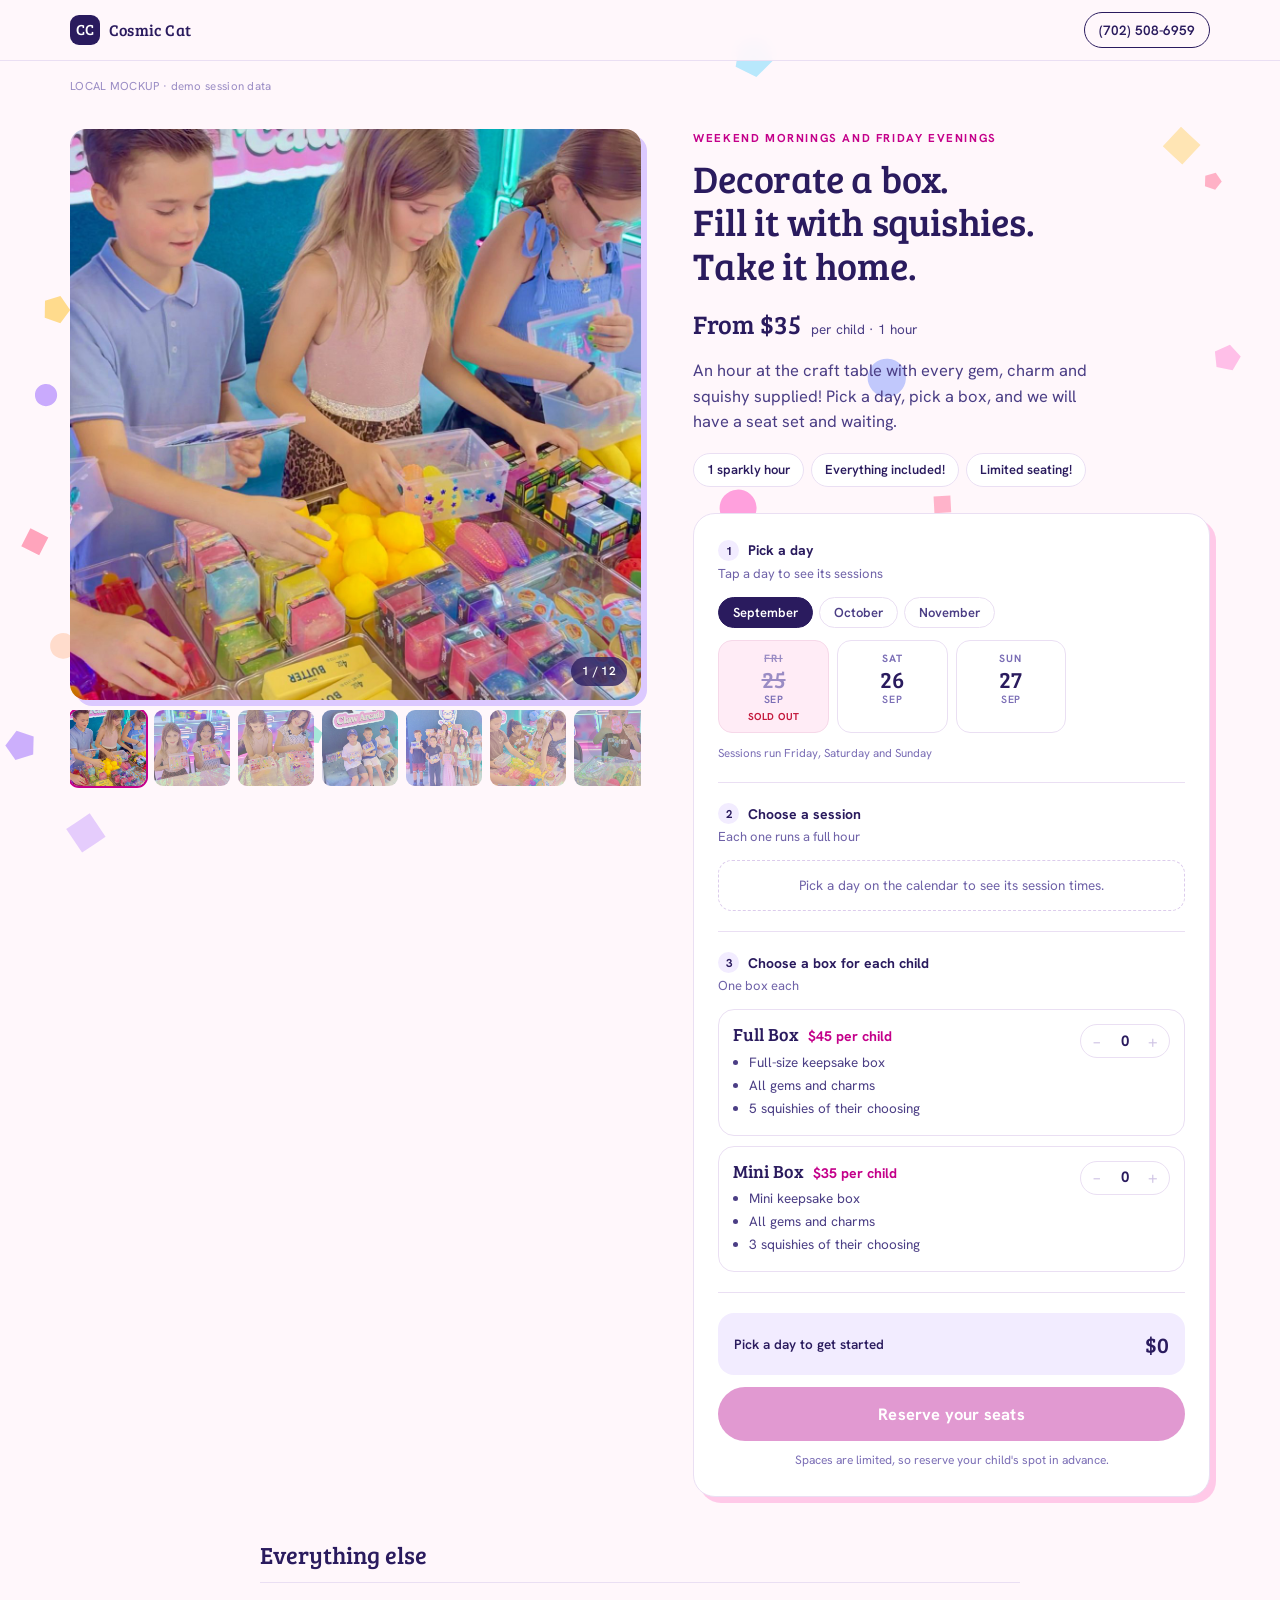
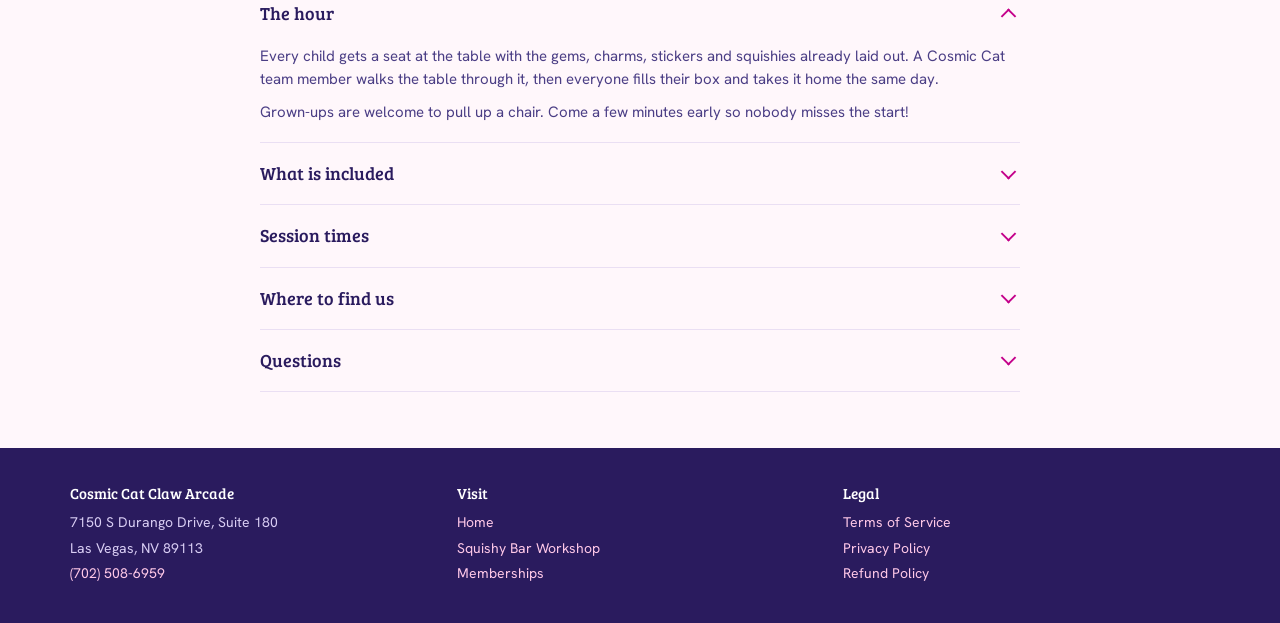
<file: minimal-checkout/index.html>
<!DOCTYPE html>
<html lang="en">
<head>
<meta charset="utf-8">
<meta name="viewport" content="width=device-width, initial-scale=1">
<title>Squishy Bar Workshop — minimal checkout mockup</title>
<!--
  LOCAL MOCKUP ONLY. Not staged, not published.
  Cosmic Cat Claw Arcade · Squishy Bar Workshop checkout restructure
  Modelled on puppy-yogaclub.com/products/san-diego
  Session data below is DEMO DATA, not live Shopify inventory.
-->
<link rel="preconnect" href="https://fonts.googleapis.com">
<link rel="preconnect" href="https://fonts.gstatic.com" crossorigin>
<link href="https://fonts.googleapis.com/css2?family=Bree+Serif&family=Hanken+Grotesk:wght@400;500;600;700&display=swap" rel="stylesheet">
<style>
:root{
  --cream:#FFF7FB;
  --pink:#FFECF6;
  --lav:#F2ECFF;
  --ink:#2A1B5E;
  --body:#4B3E85;
  --cta:#C4008A;
  --bar:#B4008C;
  --line:#EADFF3;
  --amber:#A85B00;
  --red:#C4183C;
  --white:#fff;
  --r:16px;
  --shadow-pink:6px 6px 0 #FFC9E8;
  --shadow-grape:6px 6px 0 #DCC9FF;
  --shadow-sky:6px 6px 0 #C5EAFF;
  --shadow-gold:6px 6px 0 #FFE2A8;
}
*{box-sizing:border-box}
html,body{margin:0;padding:0}
body{
  background:var(--cream);
  color:var(--body);
  font-family:'Hanken Grotesk',system-ui,-apple-system,'Segoe UI',sans-serif;
  font-size:16px;line-height:1.55;
  -webkit-font-smoothing:antialiased;
  overflow-x:hidden;
}
h1,h2,h3,h4{font-family:'Bree Serif',Georgia,serif;color:var(--ink);font-weight:400;margin:0;line-height:1.15}
a{color:var(--cta)}
img{display:block;max-width:100%}
button{font-family:inherit;font-size:inherit;color:inherit}

/* gem confetti layer */
#gems{position:fixed;inset:0;pointer-events:none;z-index:0;overflow:hidden}
#gems svg{position:absolute}

.wrap{position:relative;z-index:1;max-width:1180px;margin:0 auto;padding:0 20px}

/* ---------- header ---------- */
header.site{
  position:sticky;top:0;z-index:40;
  background:rgba(255,247,251,.92);
  backdrop-filter:saturate(1.2) blur(8px);
  border-bottom:1px solid var(--line);
}
header.site .wrap{display:flex;align-items:center;justify-content:space-between;height:60px;gap:12px}
.brand{display:flex;align-items:center;gap:9px;text-decoration:none}
.brand .mark{width:30px;height:30px;border-radius:9px;background:var(--ink);color:#fff;display:grid;place-items:center;font-family:'Bree Serif',serif;font-size:15px}
.brand span{font-family:'Bree Serif',serif;color:var(--ink);font-size:16px;letter-spacing:.2px}
.hphone{
  display:inline-flex;align-items:center;gap:7px;
  border:1.5px solid var(--ink);border-radius:999px;
  padding:7px 14px;font-size:13.5px;font-weight:600;
  color:var(--ink);text-decoration:none;white-space:nowrap;
}

/* ---------- product layout ---------- */
.product{display:grid;grid-template-columns:1fr;gap:0}
@media(min-width:980px){
  .product{grid-template-columns:minmax(0,1.05fr) minmax(430px,.95fr);gap:52px;padding-top:34px;align-items:start}
  .gallery-col{position:sticky;top:78px}
}

/* ---------- gallery ---------- */
.gallery{margin:0 -20px}
@media(min-width:980px){.gallery{margin:0}}
.track{
  display:flex;gap:0;overflow-x:auto;scroll-snap-type:x mandatory;
  scrollbar-width:none;-ms-overflow-style:none;
}
.track::-webkit-scrollbar{display:none}
.track figure{margin:0;flex:0 0 100%;scroll-snap-align:center;position:relative}
.track figure img{width:100%;aspect-ratio:1/1;object-fit:cover}
@media(min-width:980px){
  .track{border-radius:var(--r);overflow:hidden;box-shadow:var(--shadow-grape)}
  .track figure img{aspect-ratio:1/1}
}
.gcount{
  position:absolute;right:14px;bottom:14px;z-index:3;
  background:rgba(42,27,94,.78);color:#fff;border-radius:999px;
  font-size:12px;font-weight:600;letter-spacing:.4px;padding:5px 11px;
  font-variant-numeric:tabular-nums;
}
.gwrap{position:relative}
.dots{display:flex;gap:6px;justify-content:center;padding:12px 0 2px}
.dots i{width:6px;height:6px;border-radius:50%;background:#E3D2EE;transition:all .2s;display:block}
.dots i.on{background:var(--cta);width:18px;border-radius:999px}
@media(min-width:980px){.dots{display:none}}
.thumbs{display:none}
@media(min-width:980px){
  .thumbs{display:flex;gap:8px;margin-top:10px;overflow-x:auto;scrollbar-width:none;padding-bottom:2px}
  .thumbs::-webkit-scrollbar{display:none}
  .thumbs button{flex:0 0 76px;padding:0;border:0;background:none;cursor:pointer;border-radius:9px;overflow:hidden;line-height:0;box-shadow:0 0 0 2px transparent;transition:box-shadow .15s,opacity .15s;opacity:.62}
  .thumbs button img{aspect-ratio:1/1;object-fit:cover;width:100%}
  .thumbs button.on{opacity:1;box-shadow:0 0 0 2px var(--cta)}
  .thumbs button:hover{opacity:1}
}

/* ---------- product info ---------- */
.info{padding:22px 0 0}
@media(min-width:980px){.info{padding:0}}
.eyebrow{
  font-size:11.5px;font-weight:700;letter-spacing:1.6px;text-transform:uppercase;
  color:var(--cta);margin:0 0 10px;
}
h1{font-size:30px;letter-spacing:-.2px}
@media(min-width:700px){h1{font-size:38px}}
.lede{margin:14px 0 0;font-size:16.5px;max-width:46ch}
.priceline{display:flex;align-items:baseline;gap:10px;margin:16px 0 0}
.priceline b{font-family:'Bree Serif',serif;font-weight:400;font-size:26px;color:var(--ink)}
.priceline small{font-size:13.5px;color:var(--body)}
.chips{display:flex;flex-wrap:wrap;gap:7px;margin:18px 0 0;padding:0;list-style:none}
.chips li{
  background:var(--white);border:1px solid var(--line);border-radius:999px;
  padding:6px 13px;font-size:13px;font-weight:600;color:var(--ink);
}

/* ---------- booking panel ---------- */
.panel{
  background:var(--white);border:1px solid var(--line);border-radius:22px;
  padding:22px 18px;margin:26px 0 0;box-shadow:var(--shadow-pink);
}
@media(min-width:700px){.panel{padding:26px 24px}}
.step{padding:0 0 20px;border-bottom:1px solid var(--line);margin-bottom:20px}
.step:last-of-type{border-bottom:0;padding-bottom:0;margin-bottom:0}
.step h3{
  font-family:'Hanken Grotesk',sans-serif;font-weight:700;font-size:14px;
  color:var(--ink);display:flex;align-items:center;gap:9px;margin:0 0 3px;
}
.step h3 em{
  font-style:normal;width:21px;height:21px;border-radius:50%;background:var(--lav);
  color:var(--ink);display:grid;place-items:center;font-size:11.5px;font-weight:700;flex:none;
}
.hint{font-size:13px;margin:0 0 13px;color:#6F62A8}

/* month tabs */
.mtabs{display:flex;gap:6px;margin:0 0 12px;flex-wrap:wrap}
.mtabs button{
  border:1px solid var(--line);background:var(--white);border-radius:999px;
  padding:6px 14px;font-size:13px;font-weight:600;color:var(--body);cursor:pointer;
}
.mtabs button.on{background:var(--ink);border-color:var(--ink);color:#fff}

/* date grid */
.dates{display:grid;grid-template-columns:repeat(auto-fill,minmax(88px,1fr));gap:8px}
.dbtn{
  position:relative;border:1.5px solid var(--line);background:var(--white);
  border-radius:14px;padding:10px 6px 9px;cursor:pointer;text-align:center;
  display:flex;flex-direction:column;align-items:center;gap:1px;transition:border-color .12s,background .12s;
}
.dbtn:hover{border-color:#D8C5EA}
.dbtn .dw{font-size:10.5px;font-weight:700;letter-spacing:1.1px;text-transform:uppercase;color:#7A6DB5}
.dbtn .dn{font-family:'Bree Serif',serif;font-size:23px;color:var(--ink);line-height:1.1}
.dbtn .dm{font-size:10.5px;font-weight:600;letter-spacing:.6px;text-transform:uppercase;color:#7A6DB5}
.dbtn .st{font-size:10px;font-weight:700;letter-spacing:.5px;text-transform:uppercase;margin-top:3px;min-height:13px}
.dbtn .st.low{color:var(--amber)}
.dbtn .st.so{color:var(--red)}
.dbtn.on{border-color:var(--cta);background:#FFF0F9;box-shadow:0 0 0 3px #FFE2F3}
.dbtn.out{background:var(--pink);border-color:#F6D8E9}
.dbtn.out .dn,.dbtn.out .dw{text-decoration:line-through;color:#9A8CC4}
.dbtn.out.on{border-color:var(--red);box-shadow:0 0 0 3px #FBDCE4}
.dbtn .today{position:absolute;top:6px;left:50%;transform:translateX(-50%);width:5px;height:5px;border-radius:50%;background:#E0A400}
.legend{display:flex;gap:14px;flex-wrap:wrap;margin:11px 0 0;font-size:11.5px;color:#7A6DB5}
.legend span{display:inline-flex;align-items:center;gap:5px}
.legend i{width:6px;height:6px;border-radius:50%;background:#E0A400;display:block}

/* times */
.times{display:grid;grid-template-columns:1fr;gap:8px}
@media(min-width:420px){.times{grid-template-columns:1fr 1fr}}
.tbtn{
  border:1.5px solid var(--line);background:var(--white);border-radius:14px;
  padding:12px 14px;cursor:pointer;text-align:left;transition:border-color .12s,background .12s;
}
.tbtn b{display:block;font-family:'Bree Serif',serif;font-weight:400;font-size:18px;color:var(--ink);line-height:1.2}
.tbtn span{display:block;font-size:11.5px;font-weight:600;letter-spacing:.5px;text-transform:uppercase;color:#7A6DB5;margin-top:3px}
.tbtn.on{border-color:var(--cta);background:#FFF0F9;box-shadow:0 0 0 3px #FFE2F3}
.tbtn.out{background:var(--pink);border-color:#F6D8E9;cursor:default}
.tbtn.out b{color:#9A8CC4}
.tbtn.out span{color:var(--red)}
.tbtn .low{color:var(--amber)}
.tmsg{
  border:1.5px dashed #DCCCEC;border-radius:14px;padding:14px;
  font-size:13.5px;color:#6F62A8;text-align:center;
}
.tmsg.soldout{border-style:solid;border-color:#F3CEDD;background:#FFF4F8}
.tmsg b{display:block;color:var(--ink);font-family:'Bree Serif',serif;font-weight:400;font-size:16px;margin-bottom:8px}
.nextbtn{
  border:0;background:var(--ink);color:#fff;border-radius:999px;
  padding:9px 16px;font-size:13px;font-weight:600;cursor:pointer;margin-top:2px;
}

/* boxes */
.boxes{display:grid;gap:10px}
.box{
  border:1.5px solid var(--line);border-radius:16px;padding:14px;background:var(--white);
  display:flex;gap:14px;align-items:flex-start;transition:border-color .12s,background .12s;
}
.box.has{border-color:var(--cta);background:#FFF9FD}
.box .bmain{flex:1;min-width:0}
.box h4{font-family:'Bree Serif',serif;font-size:18px;display:flex;align-items:baseline;gap:9px;flex-wrap:wrap}
.box h4 s{text-decoration:none;font-family:'Hanken Grotesk',sans-serif;font-size:14px;font-weight:700;color:var(--cta)}
.box ul{margin:7px 0 0;padding:0 0 0 16px;font-size:13.5px}
.box ul li{margin:2px 0}
.qty{display:flex;align-items:center;gap:0;border:1.5px solid var(--line);border-radius:999px;overflow:hidden;flex:none;background:var(--white)}
.qty button{width:32px;height:32px;border:0;background:none;cursor:pointer;font-size:17px;color:var(--ink);line-height:1;display:grid;place-items:center}
.qty button:disabled{color:#CFC3E4;cursor:default}
.qty output{min-width:24px;text-align:center;font-weight:700;color:var(--ink);font-variant-numeric:tabular-nums;font-size:15px}

/* summary + cta */
.summary{
  margin-top:18px;background:var(--lav);border-radius:16px;padding:14px 16px;
  display:flex;align-items:center;justify-content:space-between;gap:12px;flex-wrap:wrap;
}
.summary .sl{font-size:13.5px;font-weight:600;color:var(--ink)}
.summary .st{font-family:'Bree Serif',serif;font-size:22px;color:var(--ink)}
.cta{
  display:block;width:100%;margin-top:12px;border:0;border-radius:999px;
  background:var(--bar);color:#fff;font-size:16.5px;font-weight:700;letter-spacing:.2px;
  padding:16px;cursor:pointer;transition:opacity .15s;
}
.cta:disabled{opacity:.4;cursor:default}
.fineprint{font-size:12px;color:#7A6DB5;text-align:center;margin:10px 0 0}
.demonote{
  margin-top:10px;font-size:12.5px;background:#FFF6E4;border:1px solid #F3E0B8;
  color:#7A5A12;border-radius:12px;padding:10px 12px;display:none;
}

/* sticky mobile bar */
.sticky{
  position:fixed;left:0;right:0;bottom:0;z-index:50;
  background:var(--bar);color:#fff;padding:11px 18px;
  display:none;align-items:center;justify-content:space-between;gap:12px;
  box-shadow:0 -6px 22px rgba(42,27,94,.16);
}
.sticky.show{display:flex}
@media(min-width:980px){.sticky{display:none!important}}
.sticky .sm{font-size:12.5px;line-height:1.3;opacity:.92}
.sticky .sm b{display:block;font-size:14px;opacity:1}
.sticky button{border:0;background:#fff;color:var(--bar);border-radius:999px;padding:11px 20px;font-weight:700;font-size:14.5px;cursor:pointer;white-space:nowrap}

/* ---------- accordions ---------- */
.details{max-width:760px;margin:44px auto 0;padding-bottom:10px}
.details h2{font-size:24px;margin:0 0 14px}
.acc{border-top:1px solid var(--line)}
.acc:last-child{border-bottom:1px solid var(--line)}
.acc summary{
  list-style:none;cursor:pointer;padding:17px 34px 17px 0;position:relative;
  font-family:'Bree Serif',serif;font-size:17.5px;color:var(--ink);
}
.acc summary::-webkit-details-marker{display:none}
.acc summary:after{
  content:"";position:absolute;right:6px;top:50%;width:9px;height:9px;
  border-right:2px solid var(--cta);border-bottom:2px solid var(--cta);
  transform:translateY(-70%) rotate(45deg);transition:transform .2s;
}
.acc[open] summary:after{transform:translateY(-30%) rotate(225deg)}
.acc .ac{padding:0 0 18px;font-size:15px}
.acc .ac p{margin:0 0 10px}
.acc .ac p:last-child{margin-bottom:0}
.acc .ac ul{margin:0;padding-left:18px}
.acc .ac li{margin:4px 0}
.twocol{display:grid;gap:18px}
@media(min-width:560px){.twocol{grid-template-columns:1fr 1fr}}
.twocol h5{margin:0 0 4px;font-family:'Bree Serif',serif;font-weight:400;font-size:16px;color:var(--ink)}

/* ---------- footer ---------- */
footer.site{margin-top:46px;background:var(--ink);color:#D9CEF4;padding:34px 0 84px}
@media(min-width:980px){footer.site{padding-bottom:34px}}
footer.site .wrap{display:grid;gap:20px}
@media(min-width:700px){footer.site .wrap{grid-template-columns:1fr 1fr 1fr}}
footer.site h6{margin:0 0 7px;font-family:'Bree Serif',serif;font-weight:400;font-size:15px;color:#fff}
footer.site a{color:#FFC9E8;text-decoration:none}
footer.site p{margin:0 0 4px;font-size:14px}
.mockstamp{
  position:relative;z-index:1;max-width:1180px;margin:0 auto;padding:16px 20px 0;
  font-size:11.5px;color:#9A8CC4;letter-spacing:.3px;
}
</style>
</head>
<body>

<div id="gems" aria-hidden="true"></div>

<header class="site">
  <div class="wrap">
    <a class="brand" href="#"><span class="mark">CC</span><span>Cosmic Cat</span></a>
    <a class="hphone" href="tel:+17025086959">(702) 508-6959</a>
  </div>
</header>

<div class="mockstamp">LOCAL MOCKUP &middot; demo session data</div>

<main class="wrap">
  <div class="product">

    <!-- GALLERY -->
    <div class="gallery-col">
      <div class="gallery">
        <div class="gwrap">
          <div class="track" id="track"></div>
          <div class="gcount" id="gcount">1 / 11</div>
        </div>
        <div class="dots" id="dots"></div>
      </div>
      <div class="thumbs" id="thumbs"></div>
    </div>

    <!-- INFO + BOOKING -->
    <div class="info">
      <p class="eyebrow">Weekend mornings and Friday evenings</p>
      <h1>Decorate a box.<br>Fill it with squishies.<br>Take it home.</h1>
      <div class="priceline"><b>From $35</b><small>per child · 1 hour</small></div>
      <p class="lede">An hour at the craft table with every gem, charm and squishy supplied! Pick a day, pick a box, and we will have a seat set and waiting.</p>
      <ul class="chips">
        <li>1 sparkly hour</li>
        <li>Everything included!</li>
        <li>Limited seating!</li>
      </ul>

      <section class="panel" id="panel">
        <div class="step">
          <h3><em>1</em>Pick a day</h3>
          <p class="hint">Tap a day to see its sessions</p>
          <div class="mtabs" id="mtabs"></div>
          <div class="dates" id="dates"></div>
          <div class="legend" id="legend"></div>
        </div>

        <div class="step">
          <h3><em>2</em>Choose a session</h3>
          <p class="hint">Each one runs a full hour</p>
          <div id="tmsg" class="tmsg">Pick a day on the calendar to see its session times.</div>
          <div class="times" id="times"></div>
        </div>

        <div class="step">
          <h3><em>3</em>Choose a box for each child</h3>
          <p class="hint">One box each</p>
          <div class="boxes" id="boxes">
            <div class="box" data-box="full">
              <div class="bmain">
                <h4>Full Box <s>$45 per child</s></h4>
                <ul>
                  <li>Full-size keepsake box</li>
                  <li>All gems and charms</li>
                  <li>5 squishies of their choosing</li>
                </ul>
              </div>
              <div class="qty">
                <button type="button" data-step="-1" aria-label="One fewer Full Box">&minus;</button>
                <output id="q-full">0</output>
                <button type="button" data-step="1" aria-label="One more Full Box">+</button>
              </div>
            </div>
            <div class="box" data-box="mini">
              <div class="bmain">
                <h4>Mini Box <s>$35 per child</s></h4>
                <ul>
                  <li>Mini keepsake box</li>
                  <li>All gems and charms</li>
                  <li>3 squishies of their choosing</li>
                </ul>
              </div>
              <div class="qty">
                <button type="button" data-step="-1" aria-label="One fewer Mini Box">&minus;</button>
                <output id="q-mini">0</output>
                <button type="button" data-step="1" aria-label="One more Mini Box">+</button>
              </div>
            </div>
          </div>
        </div>

        <div class="summary">
          <div class="sl" id="sumline">Pick a day to get started</div>
          <div class="st" id="sumtotal">$0</div>
        </div>
        <button class="cta" id="cta" disabled>Reserve your seats</button>
        <p class="fineprint">Spaces are limited, so reserve your child's spot in advance.</p>
        <div class="demonote" id="demonote"></div>
      </section>
    </div>
  </div>

  <!-- DETAILS -->
  <section class="details">
    <h2>Everything else</h2>

    <details class="acc" open>
      <summary>The hour</summary>
      <div class="ac">
        <p>Every child gets a seat at the table with the gems, charms, stickers and squishies already laid out. A Cosmic Cat team member walks the table through it, then everyone fills their box and takes it home the same day.</p>
        <p>Grown-ups are welcome to pull up a chair. Come a few minutes early so nobody misses the start!</p>
      </div>
    </details>

    <details class="acc">
      <summary>What is included</summary>
      <div class="ac">
        <div class="twocol">
          <div>
            <h5>Full Box · $45</h5>
            <ul><li>Full-size keepsake box</li><li>All gems and charms</li><li>5 squishies of their choosing</li></ul>
          </div>
          <div>
            <h5>Mini Box · $35</h5>
            <ul><li>Mini keepsake box</li><li>All gems and charms</li><li>3 squishies of their choosing</li></ul>
          </div>
        </div>
      </div>
    </details>

    <details class="acc">
      <summary>Session times</summary>
      <div class="ac">
        <div class="twocol">
          <div><h5>Saturday &amp; Sunday</h5><p>10:00 &amp; 11:00 AM</p></div>
          <div><h5>Friday</h5><p>5:00 &ndash; 6:00 PM</p></div>
        </div>
        <p style="margin-top:12px">Every session runs a full hour. Stay and play in the arcade afterwards!</p>
      </div>
    </details>

    <details class="acc">
      <summary>Where to find us</summary>
      <div class="ac">
        <p>Cosmic Cat Claw Arcade<br>7150 S Durango Drive, Suite 180<br>Las Vegas, NV 89113</p>
        <p><a href="https://maps.google.com/?q=7150+S+Durango+Drive+Suite+180+Las+Vegas+NV+89113" target="_blank" rel="noopener">Open in Google Maps</a></p>
      </div>
    </details>

    <details class="acc">
      <summary>Questions</summary>
      <div class="ac">
        <p>Give us a call at <a href="tel:+17025086959">(702) 508-6959</a> and a Cosmic Cat team member will be happy to help!</p>
      </div>
    </details>
  </section>
</main>

<footer class="site">
  <div class="wrap">
    <div>
      <h6>Cosmic Cat Claw Arcade</h6>
      <p>7150 S Durango Drive, Suite 180</p>
      <p>Las Vegas, NV 89113</p>
      <p><a href="tel:+17025086959">(702) 508-6959</a></p>
    </div>
    <div>
      <h6>Visit</h6>
      <p><a href="#">Home</a></p>
      <p><a href="#">Squishy Bar Workshop</a></p>
      <p><a href="#">Memberships</a></p>
    </div>
    <div>
      <h6>Legal</h6>
      <p><a href="#">Terms of Service</a></p>
      <p><a href="#">Privacy Policy</a></p>
      <p><a href="#">Refund Policy</a></p>
    </div>
  </div>
</footer>

<div class="sticky" id="sticky">
  <div class="sm"><b id="stickyline">&nbsp;</b><span id="stickysub">&nbsp;</span></div>
  <button type="button" id="stickybtn">Reserve</button>
</div>

<script>
/* ============================================================
   DEMO DATA — not live Shopify inventory.
   Row: [weekday, dayNumber, [ [timeLabel, timeSub, seatsLeft], ... ] ]
   ============================================================ */
var TODAY = {y:2026, m:8, d:22};           // 22 Sep 2026 (month is 0-based)
var MONTHS = [
  {key:'Sep', name:'September', m:8, y:2026, rows:[
    ['Fri',25,[['5:00 PM','5:00 – 6:00 PM',0]]],
    ['Sat',26,[['10:00 AM','10:00 – 11:00 AM',3],['11:00 AM','11:00 – 12:00 PM',9]]],
    ['Sun',27,[['10:00 AM','10:00 – 11:00 AM',14],['11:00 AM','11:00 – 12:00 PM',18]]]
  ]},
  {key:'Oct', name:'October', m:9, y:2026, rows:[
    ['Fri',2,[['5:00 PM','5:00 – 6:00 PM',1]]],
    ['Sat',3,[['10:00 AM','10:00 – 11:00 AM',11],['11:00 AM','11:00 – 12:00 PM',22]]],
    ['Sun',4,[['10:00 AM','10:00 – 11:00 AM',20],['11:00 AM','11:00 – 12:00 PM',22]]],
    ['Fri',9,[['5:00 PM','5:00 – 6:00 PM',8]]],
    ['Sat',10,[['10:00 AM','10:00 – 11:00 AM',22],['11:00 AM','11:00 – 12:00 PM',19]]],
    ['Sun',11,[['10:00 AM','10:00 – 11:00 AM',22],['11:00 AM','11:00 – 12:00 PM',22]]],
    ['Fri',16,[['5:00 PM','5:00 – 6:00 PM',12]]],
    ['Sat',17,[['10:00 AM','10:00 – 11:00 AM',16],['11:00 AM','11:00 – 12:00 PM',22]]],
    ['Sun',18,[['10:00 AM','10:00 – 11:00 AM',22],['11:00 AM','11:00 – 12:00 PM',22]]],
    ['Fri',23,[['5:00 PM','5:00 – 6:00 PM',15]]],
    ['Sat',24,[['10:00 AM','10:00 – 11:00 AM',22],['11:00 AM','11:00 – 12:00 PM',22]]],
    ['Sun',25,[['10:00 AM','10:00 – 11:00 AM',22],['11:00 AM','11:00 – 12:00 PM',22]]],
    ['Fri',30,[['5:00 PM','5:00 – 6:00 PM',15]]],
    ['Sat',31,[['10:00 AM','10:00 – 11:00 AM',0],['11:00 AM','11:00 – 12:00 PM',0]]]
  ]},
  {key:'Nov', name:'November', m:10, y:2026, rows:[
    ['Sun',1,[['10:00 AM','10:00 – 11:00 AM',22],['11:00 AM','11:00 – 12:00 PM',22]]]
  ]}
];
var PRICE = {full:45, mini:35};
var LOW = 3;                                 // "N left" threshold

/* ---------- gallery ---------- */
var SLIDES = [];
for (var i=1;i<=12;i++){ SLIDES.push('img/slide-'+(i<10?'0':'')+i+'.jpg'); }
var ALT = 'A child decorating a keepsake box at the Cosmic Cat Squishy Bar';

var track=document.getElementById('track'),
    dots=document.getElementById('dots'),
    thumbs=document.getElementById('thumbs'),
    gcount=document.getElementById('gcount');

SLIDES.forEach(function(src,i){
  var f=document.createElement('figure');
  var im=document.createElement('img');
  im.src=src; im.alt=ALT; im.loading = i<2 ? 'eager' : 'lazy'; im.decoding='async';
  f.appendChild(im); track.appendChild(f);

  var d=document.createElement('i'); if(i===0)d.className='on'; dots.appendChild(d);

  var b=document.createElement('button'); b.type='button';
  if(i===0)b.className='on';
  b.setAttribute('aria-label','Photo '+(i+1));
  var ti=document.createElement('img'); ti.src=src; ti.alt=''; ti.loading='lazy';
  b.appendChild(ti);
  b.onclick=function(){ track.scrollTo({left:track.clientWidth*i, behavior:'smooth'}); };
  thumbs.appendChild(b);
});
gcount.textContent='1 / '+SLIDES.length;

var gtick;
track.addEventListener('scroll',function(){
  clearTimeout(gtick);
  gtick=setTimeout(function(){
    var n=Math.round(track.scrollLeft/track.clientWidth);
    n=Math.max(0,Math.min(SLIDES.length-1,n));
    gcount.textContent=(n+1)+' / '+SLIDES.length;
    [].forEach.call(dots.children,function(el,i){ el.className = i===n?'on':''; });
    [].forEach.call(thumbs.children,function(el,i){ el.className = i===n?'on':''; });
  },60);
});

/* ---------- gem confetti ---------- */
(function(){
  var host=document.getElementById('gems');
  var colors=['#FF22B1','#7A3CFF','#00C2FF','#FFB800','#FF5C8A','#25D0A8','#B57BFF','#FF8A3D','#4C6FFF','#FF3D6E'];
  var n = window.innerWidth<700 ? 9 : 22;
  var op = window.innerWidth<700 ? .28 : .45;
  for(var i=0;i<n;i++){
    var c=colors[i%colors.length];
    var s=16+Math.random()*26;
    var kind=i%3;
    var path = kind===0
      ? '<path d="M50 4 L96 38 L78 94 L22 94 L4 38 Z" fill="'+c+'"/>'
      : kind===1
        ? '<path d="M50 2 L74 26 L98 50 L74 74 L50 98 L26 74 L2 50 L26 26 Z" fill="'+c+'"/>'
        : '<circle cx="50" cy="50" r="46" fill="'+c+'"/>';
    var g=document.createElement('div');
    g.innerHTML='<svg width="'+s+'" height="'+s+'" viewBox="0 0 100 100">'+path+'</svg>';
    var svg=g.firstChild;
    svg.style.left=(Math.random()*98)+'vw';
    svg.style.top=(Math.random()*96)+'vh';
    svg.style.opacity=op*(.55+Math.random()*.45);
    svg.style.transform='rotate('+Math.floor(Math.random()*360)+'deg)';
    host.appendChild(svg);
  }
})();

/* ---------- booking ---------- */
var mi=0, di=-1, ti_=-1, qty={full:0,mini:0}, touched=false;

var elMtabs=document.getElementById('mtabs'),
    elDates=document.getElementById('dates'),
    elTimes=document.getElementById('times'),
    elTmsg=document.getElementById('tmsg'),
    elSumline=document.getElementById('sumline'),
    elSumtotal=document.getElementById('sumtotal'),
    elCta=document.getElementById('cta'),
    elSticky=document.getElementById('sticky'),
    elDemo=document.getElementById('demonote');

function dayLeft(row){ return row[2].reduce(function(a,t){return a+t[2];},0); }
function curRow(){ return di<0?null:MONTHS[mi].rows[di]; }
function curTime(){ var r=curRow(); return (r && ti_>=0) ? r[2][ti_] : null; }
function cap(){ var t=curTime(); return t?t[2]:0; }
function total(){ return qty.full*PRICE.full + qty.mini*PRICE.mini; }
function seats(){ return qty.full+qty.mini; }

function renderMonths(){
  elMtabs.innerHTML='';
  MONTHS.forEach(function(M,i){
    var b=document.createElement('button'); b.type='button'; b.textContent=M.name;
    if(i===mi)b.className='on';
    b.onclick=function(){ mi=i; di=-1; ti_=-1; touched=true; renderDates(); renderTimes(); update(); };
    elMtabs.appendChild(b);
  });
}

function renderDates(){
  elDates.innerHTML='';
  var M=MONTHS[mi], hasToday=false;
  M.rows.forEach(function(row,idx){
    var left=dayLeft(row), out=left===0, low=left>0&&left<=LOW;
    var b=document.createElement('button'); b.type='button';
    b.className='dbtn'+(out?' out':'')+(idx===di?' on':'');
    var isToday = (M.y===TODAY.y && M.m===TODAY.m && row[1]===TODAY.d);
    if(isToday) hasToday=true;
    b.innerHTML =
      (isToday?'<span class="today"></span>':'') +
      '<span class="dw">'+row[0]+'</span>' +
      '<span class="dn">'+row[1]+'</span>' +
      '<span class="dm">'+M.key+'</span>' +
      '<span class="st '+(out?'so':(low?'low':''))+'">'+(out?'Sold out':(low?left+' left':''))+'</span>';
    b.setAttribute('aria-label', row[0]+' '+M.name+' '+row[1]+(out?', sold out':(low?', '+left+' left':'')));
    b.onclick=function(){
      touched=true; di=idx; ti_=-1;
      var t=row[2].filter(function(x){return x[2]>0;});
      if(t.length===1){ ti_=row[2].indexOf(t[0]); }
      renderDates(); renderTimes(); update();
    };
    elDates.appendChild(b);
  });
  document.getElementById('legend').innerHTML =
    (hasToday?'<span><i></i> Today</span>':'') +
    '<span>Sessions run Friday, Saturday and Sunday</span>';
}

function nextAfter(){
  // first open session after the currently selected date, else soonest anywhere
  var found=null, soonest=null, passed=false;
  for(var a=0;a<MONTHS.length;a++){
    for(var b=0;b<MONTHS[a].rows.length;b++){
      var row=MONTHS[a].rows[b];
      for(var c=0;c<row[2].length;c++){
        if(row[2][c][2]>0){
          var hit={mi:a,di:b,ti:c,label:row[0]+', '+MONTHS[a].key+' '+row[1]+' at '+row[2][c][0]};
          if(!soonest) soonest=hit;
          if(passed && !found) found=hit;
        }
      }
      if(a===mi && b===di) passed=true;
    }
  }
  return found ? {hit:found,label:'Next opening'} : (soonest?{hit:soonest,label:'Soonest opening'}:null);
}

function renderTimes(){
  elTimes.innerHTML='';
  var row=curRow();
  if(!row){
    elTmsg.style.display='';
    elTmsg.className='tmsg';
    elTmsg.textContent='Pick a day on the calendar to see its session times.';
    return;
  }
  if(dayLeft(row)===0){
    var M=MONTHS[mi], n=nextAfter();
    elTmsg.style.display='';
    elTmsg.className='tmsg soldout';
    elTmsg.innerHTML='<b>'+row[0]+', '+M.key+' '+row[1]+' is sold out.</b>';
    if(n){
      var nb=document.createElement('button');
      nb.type='button'; nb.className='nextbtn';
      nb.textContent=n.label+': '+n.hit.label+' →';
      nb.onclick=function(){
        mi=n.hit.mi; di=n.hit.di; ti_=n.hit.ti; touched=true;
        renderMonths(); renderDates(); renderTimes(); update();
        document.getElementById('panel').scrollIntoView({behavior:'smooth',block:'start'});
      };
      elTmsg.appendChild(nb);
    } else {
      var p=document.createElement('div'); p.style.fontSize='13.5px';
      p.innerHTML='Give us a call at <a href="tel:+17025086959">(702) 508-6959</a>.';
      elTmsg.appendChild(p);
    }
    return;
  }
  elTmsg.style.display='none';
  row[2].forEach(function(t,idx){
    var out=t[2]===0, low=t[2]>0&&t[2]<=LOW;
    var b=document.createElement('button'); b.type='button';
    b.className='tbtn'+(out?' out':'')+(idx===ti_?' on':'');
    b.innerHTML='<b>'+t[0]+'</b><span class="'+(low?'low':'')+'">'+(out?'SOLD OUT':(low?t[2]+' seats left':t[1]))+'</span>';
    if(out){ b.disabled=true; }
    else b.onclick=function(){
      ti_=idx; touched=true;
      if(seats()>t[2]) qty={full:0,mini:0};
      renderTimes(); update();
    };
    elTimes.appendChild(b);
  });
}

function update(){
  // box steppers
  ['full','mini'].forEach(function(k){
    document.getElementById('q-'+k).textContent=qty[k];
    var card=document.querySelector('.box[data-box="'+k+'"]');
    card.classList.toggle('has', qty[k]>0);
    var btns=card.querySelectorAll('.qty button');
    btns[0].disabled = qty[k]===0;
    btns[1].disabled = !curTime() || seats()>=cap();
  });

  var t=curTime(), row=curRow(), M=MONTHS[mi];
  elSumtotal.textContent='$'+total();

  if(!row){ elSumline.textContent='Pick a day to get started'; }
  else if(dayLeft(row)===0){ elSumline.textContent='Sold out · pick another day above'; }
  else if(!t){ elSumline.textContent='Choose a session'; }
  else if(seats()===0){ elSumline.textContent='Choose a box for each child'; }
  else {
    elSumline.textContent=seats()+(seats()===1?' seat':' seats')+' · '+row[0]+', '+M.key+' '+row[1]+' at '+t[0];
  }

  var ready = !!t && seats()>0;
  elCta.disabled=!ready;
  elCta.textContent = ready ? ('Reserve '+seats()+(seats()===1?' seat':' seats')+' · $'+total()) : 'Reserve your seats';

  if(ready){
    elSticky.classList.add('show');
    document.getElementById('stickyline').textContent='$'+total()+' · '+seats()+(seats()===1?' seat':' seats');
    document.getElementById('stickysub').textContent=row[0]+', '+M.key+' '+row[1]+' at '+t[0];
  } else {
    elSticky.classList.remove('show');
  }
}

document.querySelectorAll('.box .qty button').forEach(function(b){
  b.onclick=function(){
    var k=b.closest('.box').dataset.box, s=parseInt(b.dataset.step,10);
    var next=qty[k]+s;
    if(next<0) return;
    if(s>0 && (!curTime() || seats()>=cap())) return;
    qty[k]=next; update();
  };
});

function reserve(){
  var t=curTime(), row=curRow(), M=MONTHS[mi];
  elDemo.style.display='block';
  elDemo.innerHTML='<b>Mockup only.</b> On the live site this hands off to Shopify checkout with '+
    seats()+' seat'+(seats()===1?'':'s')+' for '+row[0]+', '+M.key+' '+row[1]+' at '+t[0]+
    (qty.full?' and '+qty.full+' Full Box upgrade'+(qty.full===1?'':'s'):'')+
    ' — $'+total()+' total.';
  elDemo.scrollIntoView({behavior:'smooth',block:'center'});
}
elCta.onclick=reserve;
document.getElementById('stickybtn').onclick=function(){
  document.getElementById('panel').scrollIntoView({behavior:'smooth',block:'end'});
  reserve();
};

renderMonths(); renderDates(); renderTimes(); update();
</script>
</body>
</html>
</file>
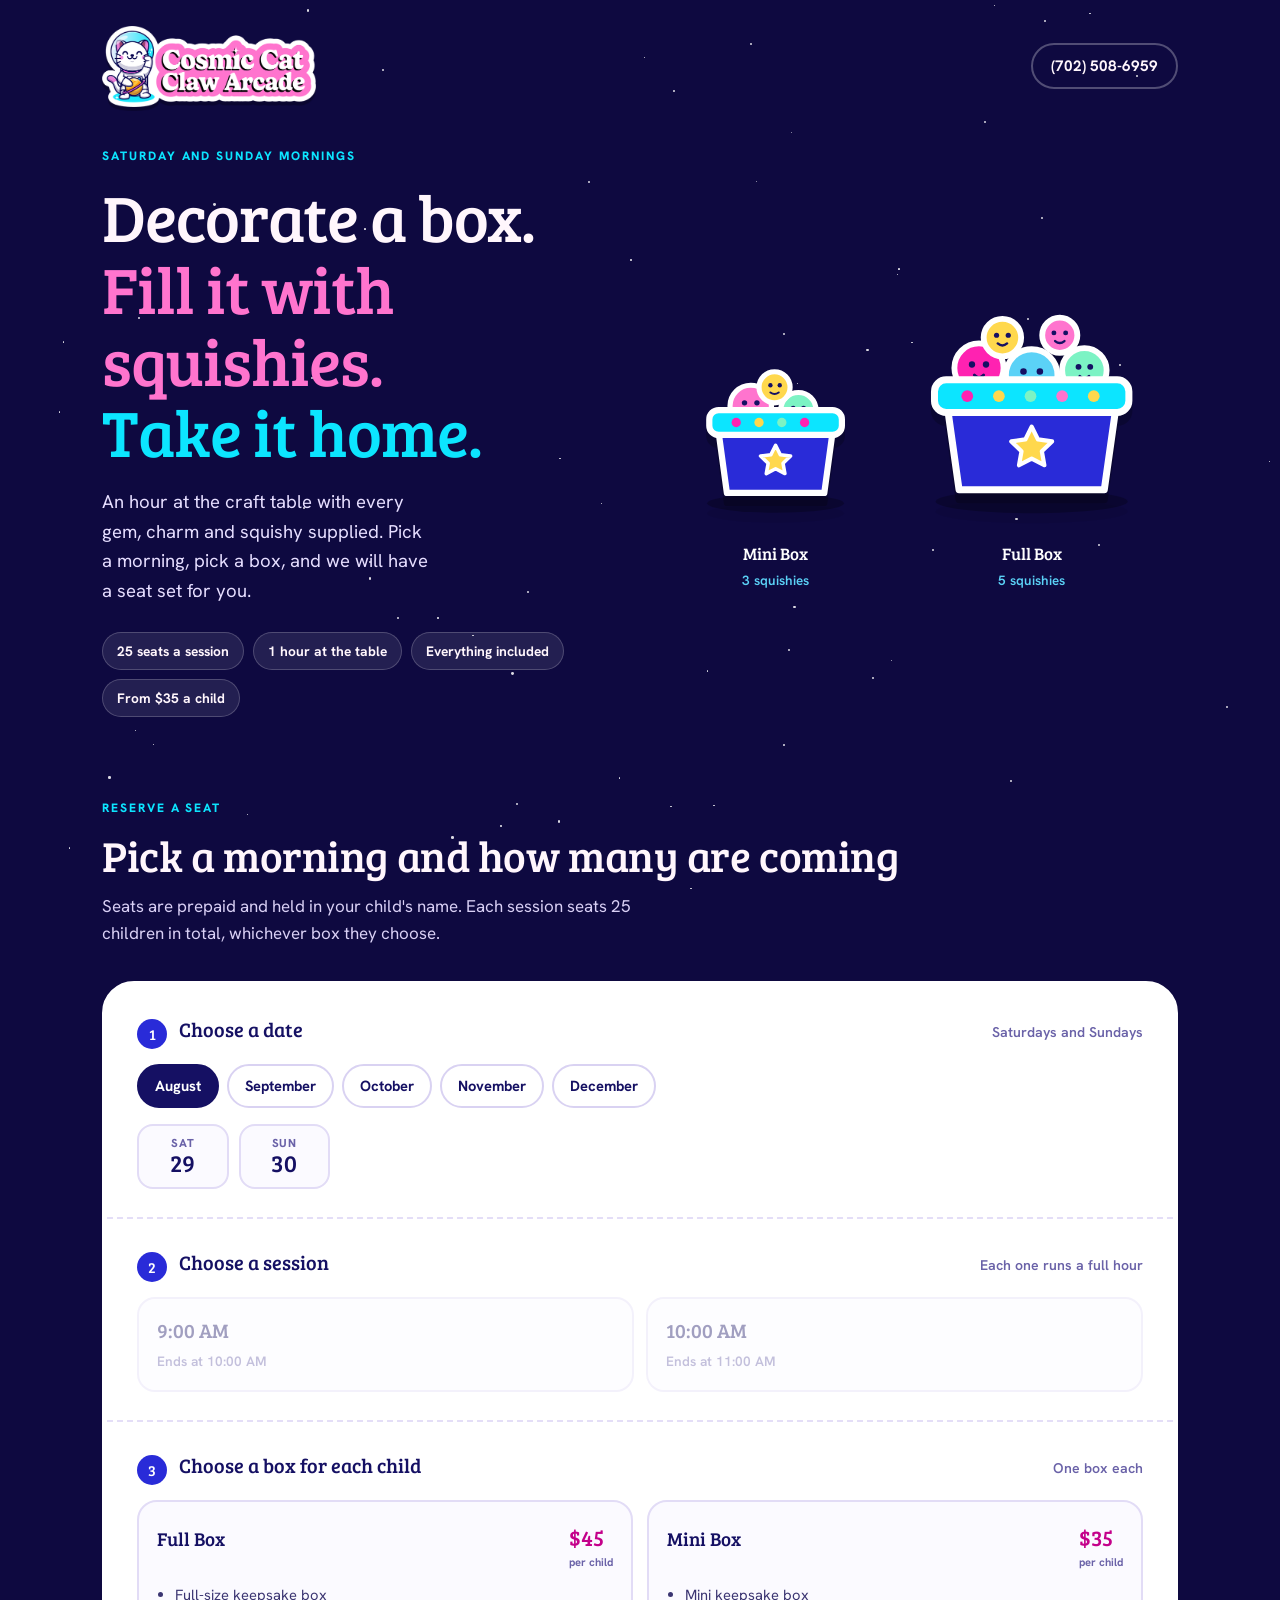
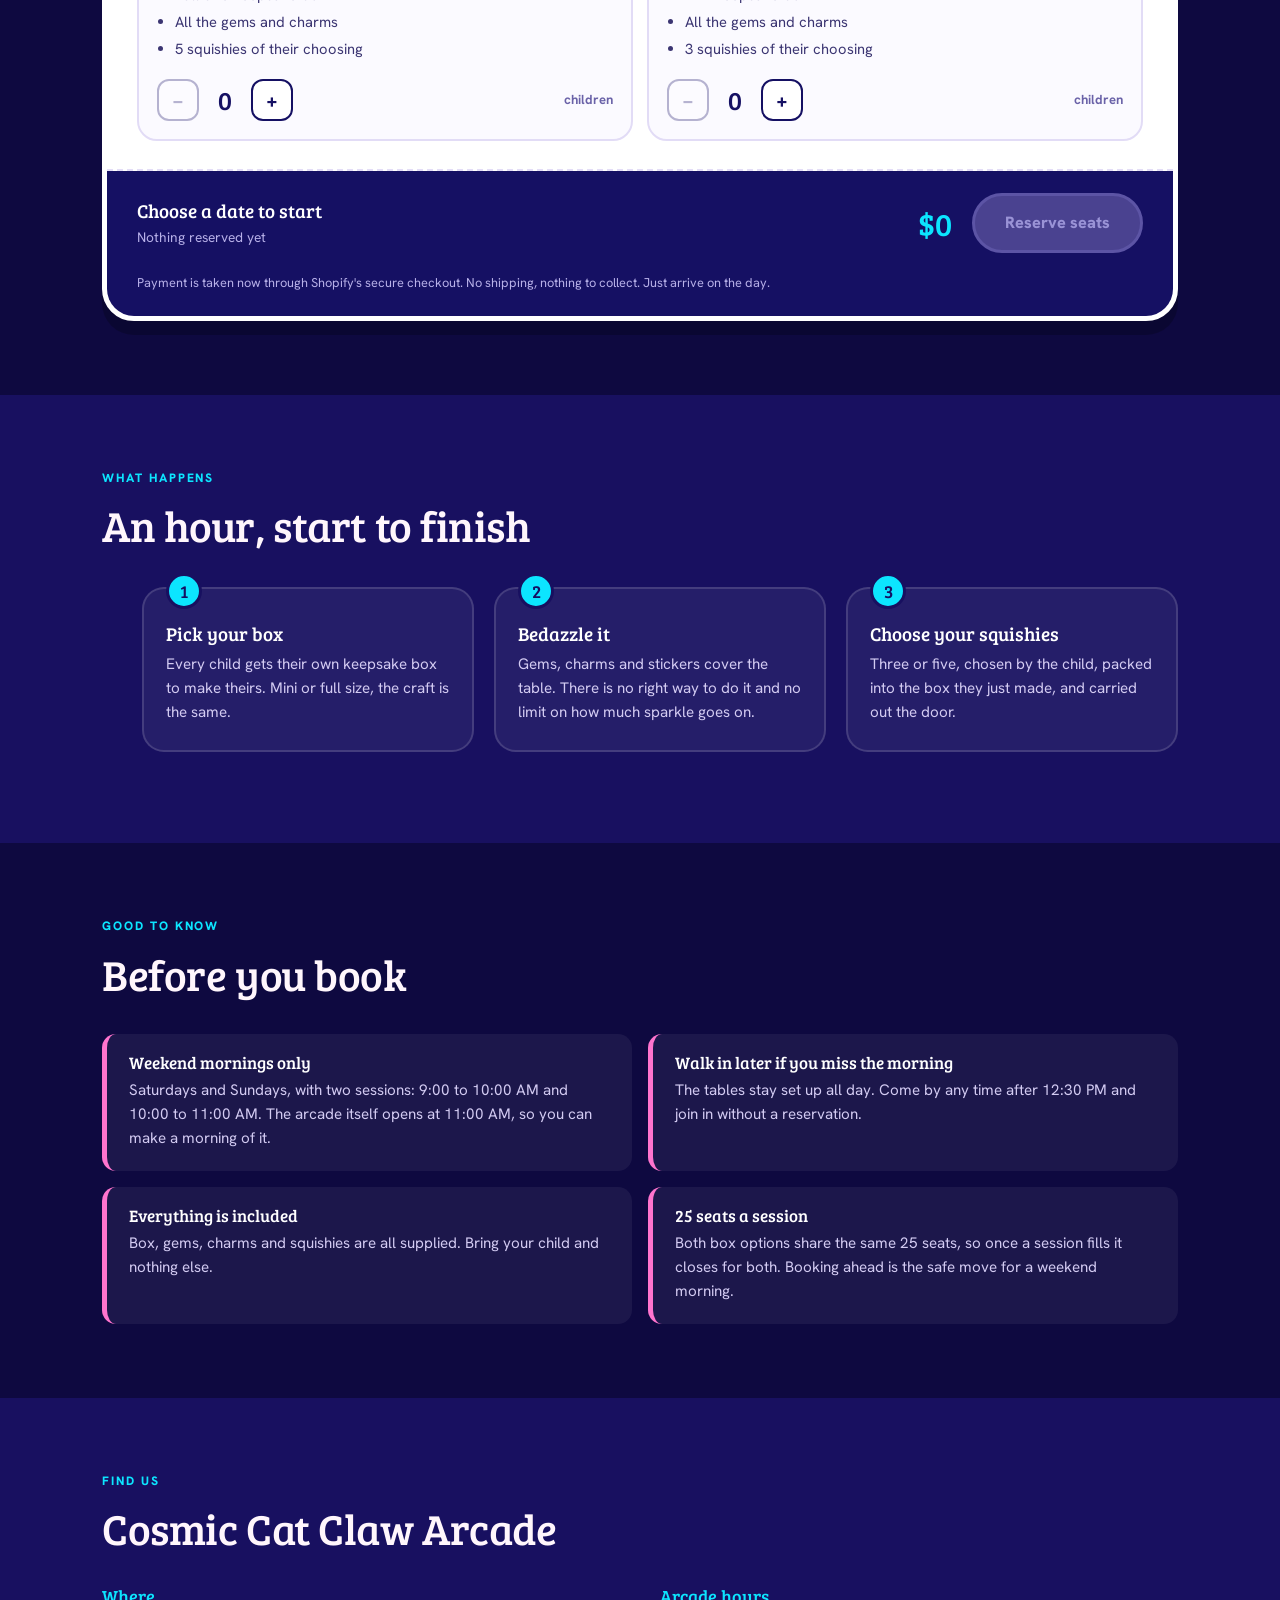
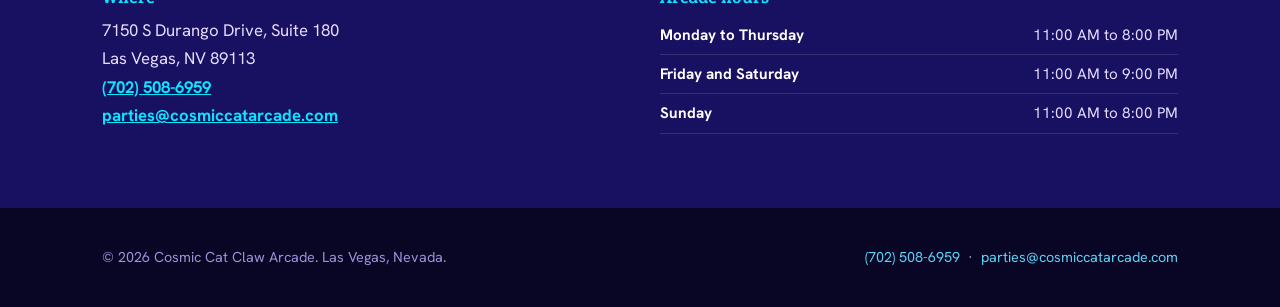
<file: index-2.html>
<!DOCTYPE html>
<html lang="en">
<head>
<meta charset="utf-8">
<meta name="viewport" content="width=device-width, initial-scale=1">
<title>Squishy Parties | Cosmic Cat Claw Arcade | Las Vegas</title>
<meta name="description" content="Weekend morning craft parties in Las Vegas. Kids decorate a keepsake box with gems and charms, then pick the squishies they take home. Saturdays and Sundays, 9:00 and 10:00 AM.">
<meta property="og:title" content="Squishy Parties at Cosmic Cat Claw Arcade">
<meta property="og:description" content="Decorate a box. Fill it with squishies. Take it home. Saturdays and Sundays in Las Vegas.">
<meta property="og:type" content="website">
<link rel="preconnect" href="https://fonts.googleapis.com">
<link rel="preconnect" href="https://fonts.gstatic.com" crossorigin>
<link href="https://fonts.googleapis.com/css2?family=Bree+Serif&family=Hanken+Grotesk:ital,wght@0,400;0,500;0,600;0,700;0,800;1,400&display=swap" rel="stylesheet">
<style>
:root{
  --space:#0E0940;
  --space-2:#181060;
  --space-3:#241785;
  --ink:#151063;
  --cyan:#0CE5FF;
  --sky:#5BD2F7;
  --blue:#292BD8;
  --pink:#FF74CE;
  --magenta:#FF22B1;
  --cta:#C4008A;
  --cream:#FFF6FC;
  --white:#FFFFFF;
  --gold:#FFD84D;
  --mint:#7CF3C4;
  --outline:5px;
  --pop:0 6px 0 rgba(21,16,99,.30);
  --pop-sm:0 4px 0 rgba(21,16,99,.28);
  --r:22px;
  --maxw:1120px;
}
*,*::before,*::after{box-sizing:border-box}
html{-webkit-text-size-adjust:100%}
body{
  margin:0;
  background:var(--space);
  color:var(--cream);
  font-family:"Hanken Grotesk",system-ui,-apple-system,"Segoe UI",sans-serif;
  font-size:17px;
  line-height:1.6;
  overflow-x:hidden;
}
img{max-width:100%;display:block}
a{color:var(--cyan)}
h1,h2,h3,h4{font-family:"Bree Serif",Georgia,serif;font-weight:400;line-height:1.08;margin:0}
p{margin:0 0 1em}
p:last-child{margin-bottom:0}
.wrap{max-width:var(--maxw);margin:0 auto;padding:0 22px}
.eyebrow{
  font-size:.76rem;font-weight:800;letter-spacing:.16em;text-transform:uppercase;
  color:var(--cyan);margin:0 0 14px;
}

/* ---------- starfield ---------- */
.stars{position:fixed;inset:0;z-index:0;pointer-events:none;opacity:.85}
.stars i{
  position:absolute;background:#fff;border-radius:50%;
  animation:tw 4s ease-in-out infinite;
}
@keyframes tw{0%,100%{opacity:.25}50%{opacity:1}}

/* ---------- header ---------- */
.site{position:relative;z-index:1}
.top{padding:26px 0 6px}
.top .wrap{display:flex;align-items:center;justify-content:space-between;gap:18px;flex-wrap:wrap}
.brand img{width:214px;height:auto;filter:drop-shadow(0 4px 0 rgba(0,0,0,.25))}
.topcall{
  font-weight:700;font-size:.95rem;color:var(--cream);text-decoration:none;
  border:2px solid rgba(255,255,255,.28);border-radius:999px;padding:9px 18px;white-space:nowrap;
}
.topcall:hover{border-color:var(--cyan);color:var(--cyan)}

/* ---------- hero ---------- */
.hero{padding:34px 0 8px;position:relative}
.hero .wrap{display:grid;grid-template-columns:1fr 1fr;gap:40px;align-items:center}
.hero h1{
  font-size:clamp(2.5rem,6.2vw,4.15rem);
  letter-spacing:-.015em;
}
.hero h1 span{display:block}
.hero h1 .l2{color:var(--pink)}
.hero h1 .l3{color:var(--cyan)}
.lede{font-size:1.16rem;margin-top:20px;max-width:33ch;color:#E6DEFF}
.facts{list-style:none;margin:26px 0 0;padding:0;display:flex;flex-wrap:wrap;gap:9px}
.facts li{
  font-size:.86rem;font-weight:700;padding:7px 14px;border-radius:999px;
  background:rgba(255,255,255,.09);border:1.5px solid rgba(255,255,255,.2);
}

/* ---------- signature: the two boxes ---------- */
.boxart{display:flex;gap:18px;justify-content:center;align-items:flex-end}
.boxfig{text-align:center;margin:0}
.bf-mini{width:40%;max-width:212px}
.bf-full{width:52%;max-width:278px}
.boxfig svg{width:100%;height:auto;overflow:visible;filter:drop-shadow(0 10px 0 rgba(0,0,0,.22))}
.boxfig figcaption{
  margin-top:14px;font-family:"Bree Serif",Georgia,serif;font-size:1.08rem;color:var(--white);
}
.boxfig .cap-sub{display:block;font-family:"Hanken Grotesk",sans-serif;font-size:.84rem;font-weight:600;color:var(--sky);margin-top:2px}
.sq{transform-origin:center;animation:bob 3.4s ease-in-out infinite}
.sq:nth-of-type(2){animation-delay:.35s}
.sq:nth-of-type(3){animation-delay:.7s}
.sq:nth-of-type(4){animation-delay:1.05s}
.sq:nth-of-type(5){animation-delay:1.4s}
@keyframes bob{0%,100%{transform:translateY(0)}50%{transform:translateY(-4px)}}

/* ---------- section shell ---------- */
.band{padding:74px 0;position:relative}
.band-alt{background:var(--space-2)}
.band h2{font-size:clamp(1.85rem,4vw,2.7rem);letter-spacing:-.01em}
.band .sub{color:#D9D0F5;max-width:56ch;margin-top:14px}

/* ---------- booking panel ---------- */
#book{scroll-margin-top:18px}
.panel{
  background:var(--white);color:var(--ink);
  border-radius:32px;border:var(--outline) solid var(--white);
  box-shadow:0 14px 0 rgba(0,0,0,.22);
  overflow:hidden;margin-top:34px;
}
.step{padding:30px 30px 28px;border-bottom:2px dashed #E4DEF7}
.step:last-of-type{border-bottom:0}
.step-hd{display:flex;align-items:baseline;gap:12px;margin-bottom:18px}
.step-n{
  font-family:"Bree Serif",Georgia,serif;font-size:.95rem;
  width:30px;height:30px;flex:0 0 30px;border-radius:50%;
  background:var(--blue);color:#fff;display:grid;place-items:center;
  transform:translateY(3px);
}
.step-hd h3{font-size:1.28rem;color:var(--ink)}
.step-hd .hint{font-size:.88rem;color:#6A62A8;font-weight:600;margin-left:auto;text-align:right}

.months{display:flex;gap:8px;flex-wrap:wrap;margin-bottom:16px}
.mbtn{
  font:inherit;font-weight:700;font-size:.92rem;cursor:pointer;
  padding:8px 16px;border-radius:999px;border:2px solid #D9D2F2;background:#fff;color:var(--ink);
}
.mbtn:hover{border-color:var(--blue)}
.mbtn[aria-pressed="true"]{background:var(--ink);border-color:var(--ink);color:#fff}

.dates{display:grid;grid-template-columns:repeat(auto-fill,minmax(84px,1fr));gap:10px}
.dbtn{
  font:inherit;cursor:pointer;padding:11px 6px 10px;border-radius:16px;
  border:2.5px solid #E2DCF6;background:#FBFAFF;color:var(--ink);
  display:flex;flex-direction:column;align-items:center;gap:1px;line-height:1.1;
}
.dbtn .dow{font-size:.72rem;font-weight:800;letter-spacing:.08em;text-transform:uppercase;color:#6A62A8}
.dbtn .num{font-family:"Bree Serif",Georgia,serif;font-size:1.5rem}
.dbtn:hover{border-color:var(--magenta);background:#fff}
.dbtn[aria-pressed="true"]{background:var(--magenta);border-color:var(--magenta);color:#fff}
.dbtn[aria-pressed="true"] .dow{color:#FFE3F5}
.dbtn[disabled]{opacity:.4;cursor:not-allowed;text-decoration:line-through}
.dbtn[disabled]:hover{border-color:#E2DCF6;background:#FBFAFF}

.times{display:grid;grid-template-columns:1fr 1fr;gap:12px}
.tbtn{
  font:inherit;cursor:pointer;text-align:left;padding:16px 18px;border-radius:18px;
  border:2.5px solid #E2DCF6;background:#FBFAFF;color:var(--ink);
}
.tbtn b{display:block;font-family:"Bree Serif",Georgia,serif;font-weight:400;font-size:1.24rem}
.tbtn span{font-size:.85rem;font-weight:600;color:#6A62A8}
.tbtn:hover{border-color:var(--blue);background:#fff}
.tbtn[aria-pressed="true"]{background:var(--blue);border-color:var(--blue);color:#fff}
.tbtn[aria-pressed="true"] span{color:#CFD4FF}
.tbtn[disabled]{opacity:.4;cursor:not-allowed}
.tbtn[disabled]:hover{border-color:#E2DCF6;background:#FBFAFF}

.opts{display:grid;grid-template-columns:1fr 1fr;gap:14px}
.opt{
  border:2.5px solid #E2DCF6;border-radius:20px;padding:18px;background:#FBFAFF;
  display:flex;flex-direction:column;gap:12px;
}
.opt.on{border-color:var(--magenta);background:#fff;box-shadow:0 0 0 3px rgba(255,34,177,.12)}
.opt-top{display:flex;align-items:baseline;justify-content:space-between;gap:10px}
.opt-top h4{font-size:1.2rem;color:var(--ink)}
.opt-price{font-family:"Bree Serif",Georgia,serif;font-size:1.4rem;color:var(--cta);white-space:nowrap}
.opt-price small{font-family:"Hanken Grotesk",sans-serif;font-size:.7rem;font-weight:700;color:#6A62A8;display:block;text-align:right;margin-top:-2px}
.opt ul{margin:0;padding-left:18px;font-size:.92rem;color:#3B3572}
.opt ul li{margin-bottom:3px}
.stepper{display:flex;align-items:center;gap:12px;margin-top:auto;padding-top:4px}
.stepper button{
  width:42px;height:42px;flex:0 0 42px;border-radius:12px;cursor:pointer;
  border:2.5px solid var(--ink);background:#fff;color:var(--ink);
  font-size:1.4rem;line-height:1;font-family:"Bree Serif",Georgia,serif;
}
.stepper button:hover:not(:disabled){background:var(--ink);color:#fff}
.stepper button:disabled{opacity:.3;cursor:not-allowed}
.stepper output{
  font-family:"Bree Serif",Georgia,serif;font-size:1.6rem;min-width:2ch;text-align:center;color:var(--ink);
}
.stepper .lbl{font-size:.82rem;font-weight:700;color:#6A62A8;margin-left:auto;text-align:right;line-height:1.25}

/* ---------- summary ---------- */
.summary{background:var(--ink);color:#fff;padding:22px 30px;display:flex;align-items:center;gap:20px;flex-wrap:wrap}
.sum-txt{flex:1;min-width:210px}
.sum-line{font-family:"Bree Serif",Georgia,serif;font-size:1.16rem;line-height:1.3}
.sum-sub{font-size:.86rem;color:#B7B0E8;margin-top:3px}
.sum-total{font-family:"Bree Serif",Georgia,serif;font-size:2rem;color:var(--cyan);white-space:nowrap}
.go{
  font:inherit;font-weight:800;font-size:1.02rem;cursor:pointer;
  background:var(--cyan);color:var(--ink);border:3px solid #fff;border-radius:999px;
  padding:14px 30px;box-shadow:var(--pop-sm);white-space:nowrap;
}
.go:hover:not(:disabled){transform:translateY(-2px);box-shadow:0 8px 0 rgba(0,0,0,.3)}
.go:active:not(:disabled){transform:translateY(2px);box-shadow:0 1px 0 rgba(0,0,0,.3)}
.go:disabled{background:#4A4290;color:#9A93D6;border-color:#5C54A5;box-shadow:none;cursor:not-allowed}
.paynote{font-size:.8rem;color:#B7B0E8;width:100%;margin:0}

/* ---------- steps / how ---------- */
.how{display:grid;grid-template-columns:repeat(3,1fr);gap:20px;margin-top:38px;counter-reset:s}
.how li{
  list-style:none;background:rgba(255,255,255,.06);border:2px solid rgba(255,255,255,.14);
  border-radius:var(--r);padding:26px 22px;counter-increment:s;position:relative;
}
.how li::before{
  content:counter(s);position:absolute;top:-16px;left:22px;
  width:36px;height:36px;border-radius:50%;background:var(--cyan);color:var(--ink);
  font-family:"Bree Serif",Georgia,serif;font-size:1.1rem;display:grid;place-items:center;
  border:3px solid var(--space-2);
}
.how h3{font-size:1.2rem;color:var(--white);margin:8px 0 8px}
.how p{font-size:.95rem;color:#D3CBF2}

/* ---------- know ---------- */
.know{display:grid;grid-template-columns:1fr 1fr;gap:16px;margin-top:36px}
.know div{
  background:rgba(255,255,255,.06);border-left:5px solid var(--pink);
  border-radius:14px;padding:20px 22px;
}
.know h3{font-size:1.05rem;color:var(--white);margin-bottom:6px}
.know p{font-size:.95rem;color:#D3CBF2}

/* ---------- visit ---------- */
.visit{display:grid;grid-template-columns:1fr 1fr;gap:40px;margin-top:34px;align-items:start}
.visit h3{font-size:1.15rem;color:var(--cyan);margin-bottom:10px}
.visit address{font-style:normal;font-size:1.05rem;line-height:1.7;color:#E6DEFF}
.visit a{font-weight:700}
.hrs{width:100%;border-collapse:collapse;font-size:.95rem}
.hrs th,.hrs td{text-align:left;padding:7px 0;border-bottom:1px solid rgba(255,255,255,.13);color:#E6DEFF}
.hrs th{font-weight:700;color:var(--white)}
.hrs td{text-align:right}

/* ---------- footer ---------- */
.foot{background:#080525;padding:38px 0;font-size:.9rem;color:#9A93D6}
.foot .wrap{display:flex;justify-content:space-between;gap:20px;flex-wrap:wrap;align-items:center}
.foot a{color:var(--sky);text-decoration:none}
.foot a:hover{text-decoration:underline}

/* ---------- sticky bar ---------- */
.stick{
  position:fixed;left:0;right:0;bottom:0;z-index:40;
  background:var(--ink);border-top:3px solid var(--cyan);
  padding:12px 22px;display:none;align-items:center;gap:14px;
  box-shadow:0 -8px 24px rgba(0,0,0,.4);
}
.stick.show{display:flex}
body.stuck{padding-bottom:84px}
.stick .s1{font-family:"Bree Serif",Georgia,serif;font-size:1.05rem;color:#fff;flex:1;min-width:0}
.stick .s2{font-family:"Bree Serif",Georgia,serif;font-size:1.35rem;color:var(--cyan)}
.stick .go{padding:11px 22px;font-size:.94rem}

:focus-visible{outline:3px solid var(--gold);outline-offset:3px;border-radius:6px}

@media (max-width:900px){
  .hero .wrap{grid-template-columns:1fr;gap:34px}
  .boxart{order:-1}
  .how{grid-template-columns:1fr}
  .know,.visit,.opts{grid-template-columns:1fr}
  .band{padding:56px 0}
}
@media (max-width:560px){
  body{font-size:16px}
  .step{padding:24px 20px}
  .summary{padding:20px}
  .times{grid-template-columns:1fr}
  .brand img{width:172px}
  .stick .s1{font-size:.9rem}
}
@media (prefers-reduced-motion:reduce){
  *,*::before,*::after{animation:none!important;transition:none!important}
}
</style>
</head>
<body>
<div class="stars" id="stars" aria-hidden="true"></div>

<div class="site">
<header class="top">
  <div class="wrap">
    <div class="brand"><img src="[data-uri]" alt="Cosmic Cat Claw Arcade" width="560" height="211"></div>
    <a class="topcall" href="tel:+17025086959">(702) 508-6959</a>
  </div>
</header>

<section class="hero">
  <div class="wrap">
    <div>
      <p class="eyebrow">Saturday and Sunday mornings</p>
      <h1>
        <span>Decorate a box.</span>
        <span class="l2">Fill it with squishies.</span>
        <span class="l3">Take it home.</span>
      </h1>
      <p class="lede">An hour at the craft table with every gem, charm and squishy supplied. Pick a morning, pick a box, and we will have a seat set for you.</p>
      <ul class="facts">
        <li>25 seats a session</li>
        <li>1 hour at the table</li>
        <li>Everything included</li>
        <li>From $35 a child</li>
      </ul>
    </div>

    <div class="boxart">
      <figure class="boxfig bf-mini">
        <svg viewBox="0 0 200 190" role="img" aria-label="Mini keepsake box holding three squishies">
          <ellipse cx="100" cy="176" rx="66" ry="9" fill="rgba(0,0,0,.25)"/>
          <g class="sq"><circle cx="76" cy="82" r="20" fill="#FF74CE" stroke="#fff" stroke-width="5"/><circle cx="70" cy="79" r="2.6" fill="#151063"/><circle cx="82" cy="79" r="2.6" fill="#151063"/><path d="M72 88q4 4 8 0" stroke="#151063" stroke-width="2.4" fill="none" stroke-linecap="round"/></g>
          <g class="sq"><circle cx="122" cy="86" r="17" fill="#7CF3C4" stroke="#fff" stroke-width="5"/><circle cx="117" cy="84" r="2.3" fill="#151063"/><circle cx="127" cy="84" r="2.3" fill="#151063"/><path d="M118 91q4 3.5 8 0" stroke="#151063" stroke-width="2.2" fill="none" stroke-linecap="round"/></g>
          <g class="sq"><circle cx="99" cy="64" r="15" fill="#FFD84D" stroke="#fff" stroke-width="5"/><circle cx="95" cy="62" r="2.1" fill="#151063"/><circle cx="104" cy="62" r="2.1" fill="#151063"/><path d="M95 69q4 3 8 0" stroke="#151063" stroke-width="2" fill="none" stroke-linecap="round"/></g>
          <path d="M44 100h112l-9 66H53z" fill="#292BD8" stroke="#fff" stroke-width="6" stroke-linejoin="round"/>
          <rect x="36" y="86" width="128" height="24" rx="9" fill="#0CE5FF" stroke="#fff" stroke-width="6"/>
          <circle cx="62" cy="98" r="4.5" fill="#FF22B1"/><circle cx="84" cy="98" r="4.5" fill="#FFD84D"/><circle cx="106" cy="98" r="4.5" fill="#7CF3C4"/><circle cx="128" cy="98" r="4.5" fill="#FF22B1"/>
          <path d="M100 120l4.5 9 10 1.4-7.3 7 1.8 9.9-9-4.7-9 4.7 1.8-9.9-7.3-7 10-1.4z" fill="#FFD84D" stroke="#fff" stroke-width="3.4" stroke-linejoin="round"/>
        </svg>
        <figcaption>Mini Box<span class="cap-sub">3 squishies</span></figcaption>
      </figure>

      <figure class="boxfig bf-full">
        <svg viewBox="0 0 230 210" role="img" aria-label="Full-size keepsake box holding five squishies">
          <ellipse cx="115" cy="196" rx="82" ry="10" fill="rgba(0,0,0,.25)"/>
          <g class="sq"><circle cx="70" cy="82" r="21" fill="#FF22B1" stroke="#fff" stroke-width="5"/><circle cx="64" cy="79" r="2.7" fill="#151063"/><circle cx="76" cy="79" r="2.7" fill="#151063"/><path d="M66 88q4 4.5 8 0" stroke="#151063" stroke-width="2.4" fill="none" stroke-linecap="round"/></g>
          <g class="sq"><circle cx="160" cy="84" r="19" fill="#7CF3C4" stroke="#fff" stroke-width="5"/><circle cx="155" cy="81" r="2.5" fill="#151063"/><circle cx="165" cy="81" r="2.5" fill="#151063"/><path d="M156 89q4 4 8 0" stroke="#151063" stroke-width="2.3" fill="none" stroke-linecap="round"/></g>
          <g class="sq"><circle cx="115" cy="88" r="22" fill="#5BD2F7" stroke="#fff" stroke-width="5"/><circle cx="108" cy="85" r="2.8" fill="#151063"/><circle cx="122" cy="85" r="2.8" fill="#151063"/><path d="M110 94q5 5 10 0" stroke="#151063" stroke-width="2.5" fill="none" stroke-linecap="round"/></g>
          <g class="sq"><circle cx="90" cy="56" r="16" fill="#FFD84D" stroke="#fff" stroke-width="5"/><circle cx="85" cy="54" r="2.2" fill="#151063"/><circle cx="95" cy="54" r="2.2" fill="#151063"/><path d="M86 61q4 3.4 8 0" stroke="#151063" stroke-width="2.1" fill="none" stroke-linecap="round"/></g>
          <g class="sq"><circle cx="139" cy="54" r="15" fill="#FF74CE" stroke="#fff" stroke-width="5"/><circle cx="134" cy="52" r="2.1" fill="#151063"/><circle cx="144" cy="52" r="2.1" fill="#151063"/><path d="M135 59q4 3.2 8 0" stroke="#151063" stroke-width="2" fill="none" stroke-linecap="round"/></g>
          <path d="M42 108h146l-11 78H53z" fill="#292BD8" stroke="#fff" stroke-width="6" stroke-linejoin="round"/>
          <rect x="32" y="92" width="166" height="28" rx="10" fill="#0CE5FF" stroke="#fff" stroke-width="6"/>
          <circle cx="60" cy="106" r="5" fill="#FF22B1"/><circle cx="87" cy="106" r="5" fill="#FFD84D"/><circle cx="114" cy="106" r="5" fill="#7CF3C4"/><circle cx="141" cy="106" r="5" fill="#FF74CE"/><circle cx="168" cy="106" r="5" fill="#FFD84D"/>
          <path d="M115 132l5.4 11 12 1.7-8.7 8.4 2.1 11.9-10.8-5.7-10.8 5.7 2.1-11.9-8.7-8.4 12-1.7z" fill="#FFD84D" stroke="#fff" stroke-width="3.6" stroke-linejoin="round"/>
        </svg>
        <figcaption>Full Box<span class="cap-sub">5 squishies</span></figcaption>
      </figure>
    </div>
  </div>
</section>

<section class="band" id="book">
  <div class="wrap">
    <p class="eyebrow">Reserve a seat</p>
    <h2>Pick a morning and how many are coming</h2>
    <p class="sub">Seats are prepaid and held in your child's name. Each session seats 25 children in total, whichever box they choose.</p>

    <div class="panel">
      <div class="step">
        <div class="step-hd">
          <span class="step-n">1</span>
          <h3>Choose a date</h3>
          <span class="hint" id="dateHint">Saturdays and Sundays</span>
        </div>
        <div class="months" id="months" role="group" aria-label="Choose a month"></div>
        <div class="dates" id="dates" role="group" aria-label="Choose a date"></div>
      </div>

      <div class="step">
        <div class="step-hd">
          <span class="step-n">2</span>
          <h3>Choose a session</h3>
          <span class="hint">Each one runs a full hour</span>
        </div>
        <div class="times" role="group" aria-label="Choose a session time">
          <button class="tbtn" type="button" id="t0" aria-pressed="false"><b>9:00 AM</b><span>Ends at 10:00 AM</span></button>
          <button class="tbtn" type="button" id="t1" aria-pressed="false"><b>10:00 AM</b><span>Ends at 11:00 AM</span></button>
        </div>
      </div>

      <div class="step">
        <div class="step-hd">
          <span class="step-n">3</span>
          <h3>Choose a box for each child</h3>
          <span class="hint">One box each</span>
        </div>
        <div class="opts">
          <div class="opt" id="optFull">
            <div class="opt-top">
              <h4>Full Box</h4>
              <span class="opt-price">$45<small>per child</small></span>
            </div>
            <ul>
              <li>Full-size keepsake box</li>
              <li>All the gems and charms</li>
              <li>5 squishies of their choosing</li>
            </ul>
            <div class="stepper">
              <button type="button" id="fMinus" aria-label="One fewer Full Box">&minus;</button>
              <output id="fOut" aria-live="polite" aria-label="Full Box children">0</output>
              <button type="button" id="fPlus" aria-label="One more Full Box">+</button>
              <span class="lbl">children</span>
            </div>
          </div>

          <div class="opt" id="optMini">
            <div class="opt-top">
              <h4>Mini Box</h4>
              <span class="opt-price">$35<small>per child</small></span>
            </div>
            <ul>
              <li>Mini keepsake box</li>
              <li>All the gems and charms</li>
              <li>3 squishies of their choosing</li>
            </ul>
            <div class="stepper">
              <button type="button" id="mMinus" aria-label="One fewer Mini Box">&minus;</button>
              <output id="mOut" aria-live="polite" aria-label="Mini Box children">0</output>
              <button type="button" id="mPlus" aria-label="One more Mini Box">+</button>
              <span class="lbl">children</span>
            </div>
          </div>
        </div>
      </div>

      <div class="summary">
        <div class="sum-txt">
          <div class="sum-line" id="sumLine">Choose a date to start</div>
          <div class="sum-sub" id="sumSub">Nothing reserved yet</div>
        </div>
        <div class="sum-total" id="sumTotal">$0</div>
        <button class="go" type="button" id="goBtn" disabled>Reserve seats</button>
        <p class="paynote">Payment is taken now through Shopify's secure checkout. No shipping, nothing to collect. Just arrive on the day.</p>
      </div>
    </div>
  </div>
</section>

<section class="band band-alt">
  <div class="wrap">
    <p class="eyebrow">What happens</p>
    <h2>An hour, start to finish</h2>
    <ol class="how">
      <li>
        <h3>Pick your box</h3>
        <p>Every child gets their own keepsake box to make theirs. Mini or full size, the craft is the same.</p>
      </li>
      <li>
        <h3>Bedazzle it</h3>
        <p>Gems, charms and stickers cover the table. There is no right way to do it and no limit on how much sparkle goes on.</p>
      </li>
      <li>
        <h3>Choose your squishies</h3>
        <p>Three or five, chosen by the child, packed into the box they just made, and carried out the door.</p>
      </li>
    </ol>
  </div>
</section>

<section class="band">
  <div class="wrap">
    <p class="eyebrow">Good to know</p>
    <h2>Before you book</h2>
    <div class="know">
      <div>
        <h3>Weekend mornings only</h3>
        <p>Saturdays and Sundays, with two sessions: 9:00 to 10:00 AM and 10:00 to 11:00 AM. The arcade itself opens at 11:00 AM, so you can make a morning of it.</p>
      </div>
      <div>
        <h3>Walk in later if you miss the morning</h3>
        <p>The tables stay set up all day. Come by any time after 12:30 PM and join in without a reservation.</p>
      </div>
      <div>
        <h3>Everything is included</h3>
        <p>Box, gems, charms and squishies are all supplied. Bring your child and nothing else.</p>
      </div>
      <div>
        <h3>25 seats a session</h3>
        <p>Both box options share the same 25 seats, so once a session fills it closes for both. Booking ahead is the safe move for a weekend morning.</p>
      </div>
    </div>
  </div>
</section>

<section class="band band-alt">
  <div class="wrap">
    <p class="eyebrow">Find us</p>
    <h2>Cosmic Cat Claw Arcade</h2>
    <div class="visit">
      <div>
        <h3>Where</h3>
        <address>
          7150 S Durango Drive, Suite 180<br>
          Las Vegas, NV 89113<br>
          <a href="tel:+17025086959">(702) 508-6959</a><br>
          <a href="mailto:parties@cosmiccatarcade.com">parties@cosmiccatarcade.com</a>
        </address>
      </div>
      <div>
        <h3>Arcade hours</h3>
        <table class="hrs">
          <tbody>
            <tr><th>Monday to Thursday</th><td>11:00 AM to 8:00 PM</td></tr>
            <tr><th>Friday and Saturday</th><td>11:00 AM to 9:00 PM</td></tr>
            <tr><th>Sunday</th><td>11:00 AM to 8:00 PM</td></tr>
          </tbody>
        </table>
      </div>
    </div>
  </div>
</section>

<footer class="foot">
  <div class="wrap">
    <span>&copy; <span id="yr">2026</span> Cosmic Cat Claw Arcade. Las Vegas, Nevada.</span>
    <span><a href="tel:+17025086959">(702) 508-6959</a> &nbsp;&middot;&nbsp; <a href="mailto:parties@cosmiccatarcade.com">parties@cosmiccatarcade.com</a></span>
  </div>
</footer>
</div>

<div class="stick" id="stick" role="region" aria-label="Your reservation">
  <span class="s1" id="stickTxt"></span>
  <span class="s2" id="stickTotal">$0</span>
  <button class="go" type="button" id="stickBtn">Reserve</button>
</div>

<script>
/* ============================================================
   Cosmic Cat - Squishy Party booking
   Checkout runs on Shopify cart permalinks. No app, no token.
   SEAT variant = $35 base. UPGRADE = +$10 for the Full Box.
   The page never lets upgrades and seats fall out of sync:
   seats = full + mini, upgrades = full. Always.
   ============================================================ */
const SHOP = "shop.cosmiccatarcade.com";
const UPGRADE_VARIANT = 51704048648425;   // Full Box Upgrade, $10
const SEAT_PRICE = 35, UPGRADE_PRICE = 10, CAP = 25;
const SLOTS={"August":[["Sat, Aug 29","Sat","29",51704046289129,51704046321897],["Sun, Aug 30","Sun","30",51704046354665,51704046387433]],"September":[["Sat, Sep 5","Sat","5",51704046420201,51704046452969],["Sun, Sep 6","Sun","6",51704046485737,51704046518505],["Sat, Sep 12","Sat","12",51704046551273,51704046584041],["Sun, Sep 13","Sun","13",51704046616809,51704046649577],["Sat, Sep 19","Sat","19",51704046682345,51704046715113],["Sun, Sep 20","Sun","20",51704046747881,51704046780649],["Sat, Sep 26","Sat","26",51704046813417,51704046846185],["Sun, Sep 27","Sun","27",51704046878953,51704046911721]],"October":[["Sat, Oct 3","Sat","3",51704046944489,51704046977257],["Sun, Oct 4","Sun","4",51704047010025,51704047042793],["Sat, Oct 10","Sat","10",51704047075561,51704047108329],["Sun, Oct 11","Sun","11",51704047141097,51704047173865],["Sat, Oct 17","Sat","17",51704047206633,51704047239401],["Sun, Oct 18","Sun","18",51704047272169,51704047304937],["Sat, Oct 24","Sat","24",51704047337705,51704047370473],["Sun, Oct 25","Sun","25",51704047403241,51704047436009],["Sat, Oct 31","Sat","31",51704047468777,51704047501545]],"November":[["Sun, Nov 1","Sun","1",51704047534313,51704047567081],["Sat, Nov 7","Sat","7",51704047599849,51704047632617],["Sun, Nov 8","Sun","8",51704047665385,51704047698153],["Sat, Nov 14","Sat","14",51704047730921,51704047763689],["Sun, Nov 15","Sun","15",51704047796457,51704047829225],["Sat, Nov 21","Sat","21",51704047861993,51704047894761],["Sun, Nov 22","Sun","22",51704047927529,51704047960297],["Sat, Nov 28","Sat","28",51704047993065,51704048025833],["Sun, Nov 29","Sun","29",51704048058601,51704048091369]],"December":[["Sat, Dec 5","Sat","5",51704048124137,51704048156905],["Sun, Dec 6","Sun","6",51704048189673,51704048222441],["Sat, Dec 12","Sat","12",51704048255209,51704048287977],["Sun, Dec 13","Sun","13",51704048320745,51704048353513],["Sat, Dec 19","Sat","19",51704048386281,51704048419049],["Sun, Dec 20","Sun","20",51704048451817,51704048484585],["Sat, Dec 26","Sat","26",51704048517353,51704048550121],["Sun, Dec 27","Sun","27",51704048582889,51704048615657]]};

/* ---------- starfield ---------- */
(function(){
  const host = document.getElementById('stars');
  let html = '';
  for (let i = 0; i < 70; i++){
    const s = (Math.random()*2.2 + 0.8).toFixed(2);
    html += '<i style="left:'+(Math.random()*100).toFixed(2)+'%;top:'+(Math.random()*100).toFixed(2)
         +'%;width:'+s+'px;height:'+s+'px;animation-delay:'+(Math.random()*4).toFixed(2)+'s"></i>';
  }
  host.innerHTML = html;
})();

document.getElementById('yr').textContent = new Date().getFullYear();

/* ---------- state ---------- */
const MONTHS = Object.keys(SLOTS);
let month = MONTHS[0], dateIx = -1, timeIx = -1, full = 0, mini = 0;
let soldOut = null;            // Set of sold-out variant ids, or null if unknown

const $ = id => document.getElementById(id);
const monthsEl = $('months'), datesEl = $('dates');

/* ---------- month tabs ---------- */
monthsEl.innerHTML = MONTHS.map(m =>
  '<button class="mbtn" type="button" data-m="'+m+'" aria-pressed="false">'+m+'</button>'
).join('');
monthsEl.addEventListener('click', e => {
  const b = e.target.closest('.mbtn'); if (!b) return;
  month = b.dataset.m; dateIx = -1; timeIx = -1;
  renderMonths(); renderDates(); renderTimes(); render();
});
function renderMonths(){
  monthsEl.querySelectorAll('.mbtn').forEach(b =>
    b.setAttribute('aria-pressed', String(b.dataset.m === month)));
}

/* ---------- date chips ---------- */
function isOut(id){ return soldOut ? soldOut.has(id) : false; }
function dayFull(d){ return isOut(d[3]) && isOut(d[4]); }

function renderDates(){
  datesEl.innerHTML = SLOTS[month].map((d, i) =>
    '<button class="dbtn" type="button" data-i="'+i+'" aria-pressed="'+(i===dateIx)+'"'
    + (dayFull(d) ? ' disabled' : '')
    + ' aria-label="'+d[0]+(dayFull(d)?', fully booked':'')+'">'
    + '<span class="dow">'+d[1]+'</span><span class="num">'+d[2]+'</span></button>'
  ).join('');
}
datesEl.addEventListener('click', e => {
  const b = e.target.closest('.dbtn'); if (!b || b.disabled) return;
  dateIx = +b.dataset.i;
  if (timeIx > -1 && isOut(SLOTS[month][dateIx][3 + timeIx])) timeIx = -1;
  renderDates(); renderTimes(); render();
});

/* ---------- session times ---------- */
function renderTimes(){
  [0,1].forEach(i => {
    const btn = $('t'+i);
    const id = dateIx > -1 ? SLOTS[month][dateIx][3+i] : null;
    const off = dateIx < 0 || isOut(id);
    btn.disabled = off;
    btn.setAttribute('aria-pressed', String(i === timeIx));
    const sub = btn.querySelector('span');
    if (dateIx > -1 && isOut(id)) sub.textContent = 'Fully booked';
    else sub.textContent = i === 0 ? 'Ends at 10:00 AM' : 'Ends at 11:00 AM';
  });
}
[0,1].forEach(i => $('t'+i).addEventListener('click', () => {
  timeIx = i; renderTimes(); render();
}));

/* ---------- steppers ---------- */
function bump(which, by){
  const seats = full + mini;
  if (by > 0 && seats >= CAP) return;
  if (which === 'f') full = Math.max(0, full + by);
  else mini = Math.max(0, mini + by);
  render();
}
$('fPlus').onclick  = () => bump('f',  1);
$('fMinus').onclick = () => bump('f', -1);
$('mPlus').onclick  = () => bump('m',  1);
$('mMinus').onclick = () => bump('m', -1);

/* ---------- render ---------- */
function render(){
  const seats = full + mini;
  const total = full * (SEAT_PRICE + UPGRADE_PRICE) + mini * SEAT_PRICE;
  const atCap = seats >= CAP;

  $('fOut').textContent = full;
  $('mOut').textContent = mini;
  $('optFull').classList.toggle('on', full > 0);
  $('optMini').classList.toggle('on', mini > 0);
  $('fPlus').disabled = atCap;
  $('mPlus').disabled = atCap;
  $('fMinus').disabled = full === 0;
  $('mMinus').disabled = mini === 0;

  const ready = dateIx > -1 && timeIx > -1 && seats > 0;
  const when = dateIx > -1
    ? SLOTS[month][dateIx][0] + (timeIx > -1 ? ' at ' + (timeIx ? '10:00 AM' : '9:00 AM') : '')
    : null;

  let line, sub;
  if (!when)            { line = 'Choose a date to start';       sub = 'Nothing reserved yet'; }
  else if (timeIx < 0)  { line = when;                            sub = 'Now choose a session time'; }
  else if (!seats)      { line = when;                            sub = 'Now choose a box for each child'; }
  else {
    const bits = [];
    if (full) bits.push(full + ' Full Box');
    if (mini) bits.push(mini + ' Mini Box');
    line = seats + (seats === 1 ? ' seat' : ' seats') + ' on ' + when;
    sub  = bits.join(' and ') + (atCap ? ' · that is a full session' : '');
  }

  $('sumLine').textContent = line;
  $('sumSub').textContent  = sub;
  $('sumTotal').textContent = '$' + total;
  $('goBtn').disabled = !ready;
  $('goBtn').textContent = ready
    ? 'Reserve ' + seats + (seats === 1 ? ' seat' : ' seats')
    : 'Reserve seats';

  readyNow = ready;
  $('stickTxt').textContent = line;
  $('stickTotal').textContent = '$' + total;
  paintStick();
}

/* The sticky bar is a shortcut back to the button, so it only earns its
   place while the real summary bar is scrolled out of view. */
let readyNow = false, summaryVisible = true;
function paintStick(){
  const on = readyNow && !summaryVisible;
  $('stick').classList.toggle('show', on);
  document.body.classList.toggle('stuck', on);
}
if ('IntersectionObserver' in window){
  new IntersectionObserver(([e]) => {
    summaryVisible = e.isIntersecting;
    paintStick();
  }, {threshold: 0.15}).observe(document.querySelector('.summary'));
} else {
  summaryVisible = false;
}

/* ---------- checkout ---------- */
function checkout(){
  if (dateIx < 0 || timeIx < 0) return;
  const seats = full + mini;
  if (!seats) return;
  const seatVariant = SLOTS[month][dateIx][3 + timeIx];
  const lines = [seatVariant + ':' + seats];
  if (full > 0) lines.push(UPGRADE_VARIANT + ':' + full);
  window.location.href = 'https://' + SHOP + '/cart/' + lines.join(',');
}
$('goBtn').onclick = checkout;
$('stickBtn').onclick = checkout;

/* ---------- live sold-out check (progressive enhancement) ----------
   Reads the public product JSON to grey out sessions that have filled.
   If it is blocked, the page carries on and Shopify's checkout is
   still the thing that enforces the 25-seat cap.                     */
fetch('https://' + SHOP + '/products/squishy-party-seat.js', {mode:'cors'})
  .then(r => r.ok ? r.json() : Promise.reject())
  .then(data => {
    const out = new Set();
    (data.variants || []).forEach(v => { if (!v.available) out.add(v.id); });
    soldOut = out;
    if (dateIx > -1 && dayFull(SLOTS[month][dateIx])) { dateIx = -1; timeIx = -1; }
    renderDates(); renderTimes(); render();
  })
  .catch(() => {});

/* ---------- go ---------- */
renderMonths(); renderDates(); renderTimes(); render();
</script>
</body>
</html>
</file>
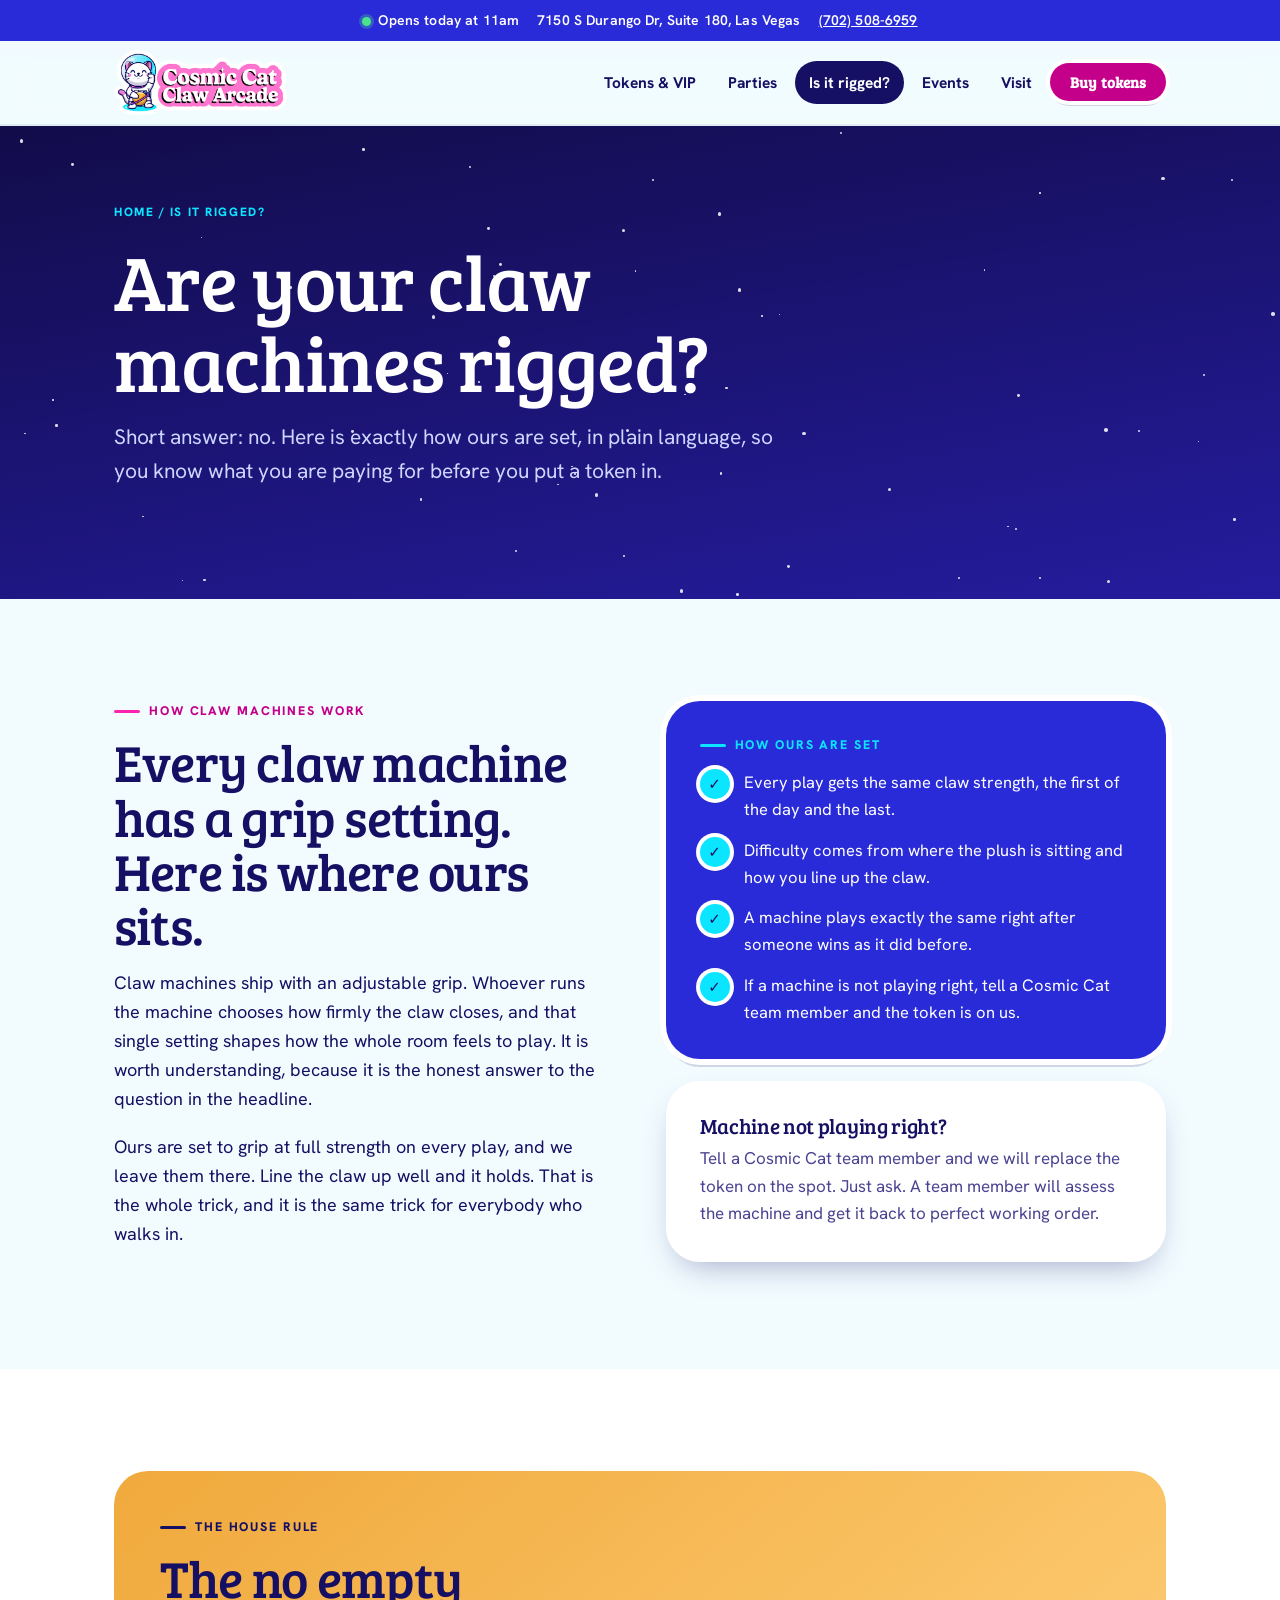
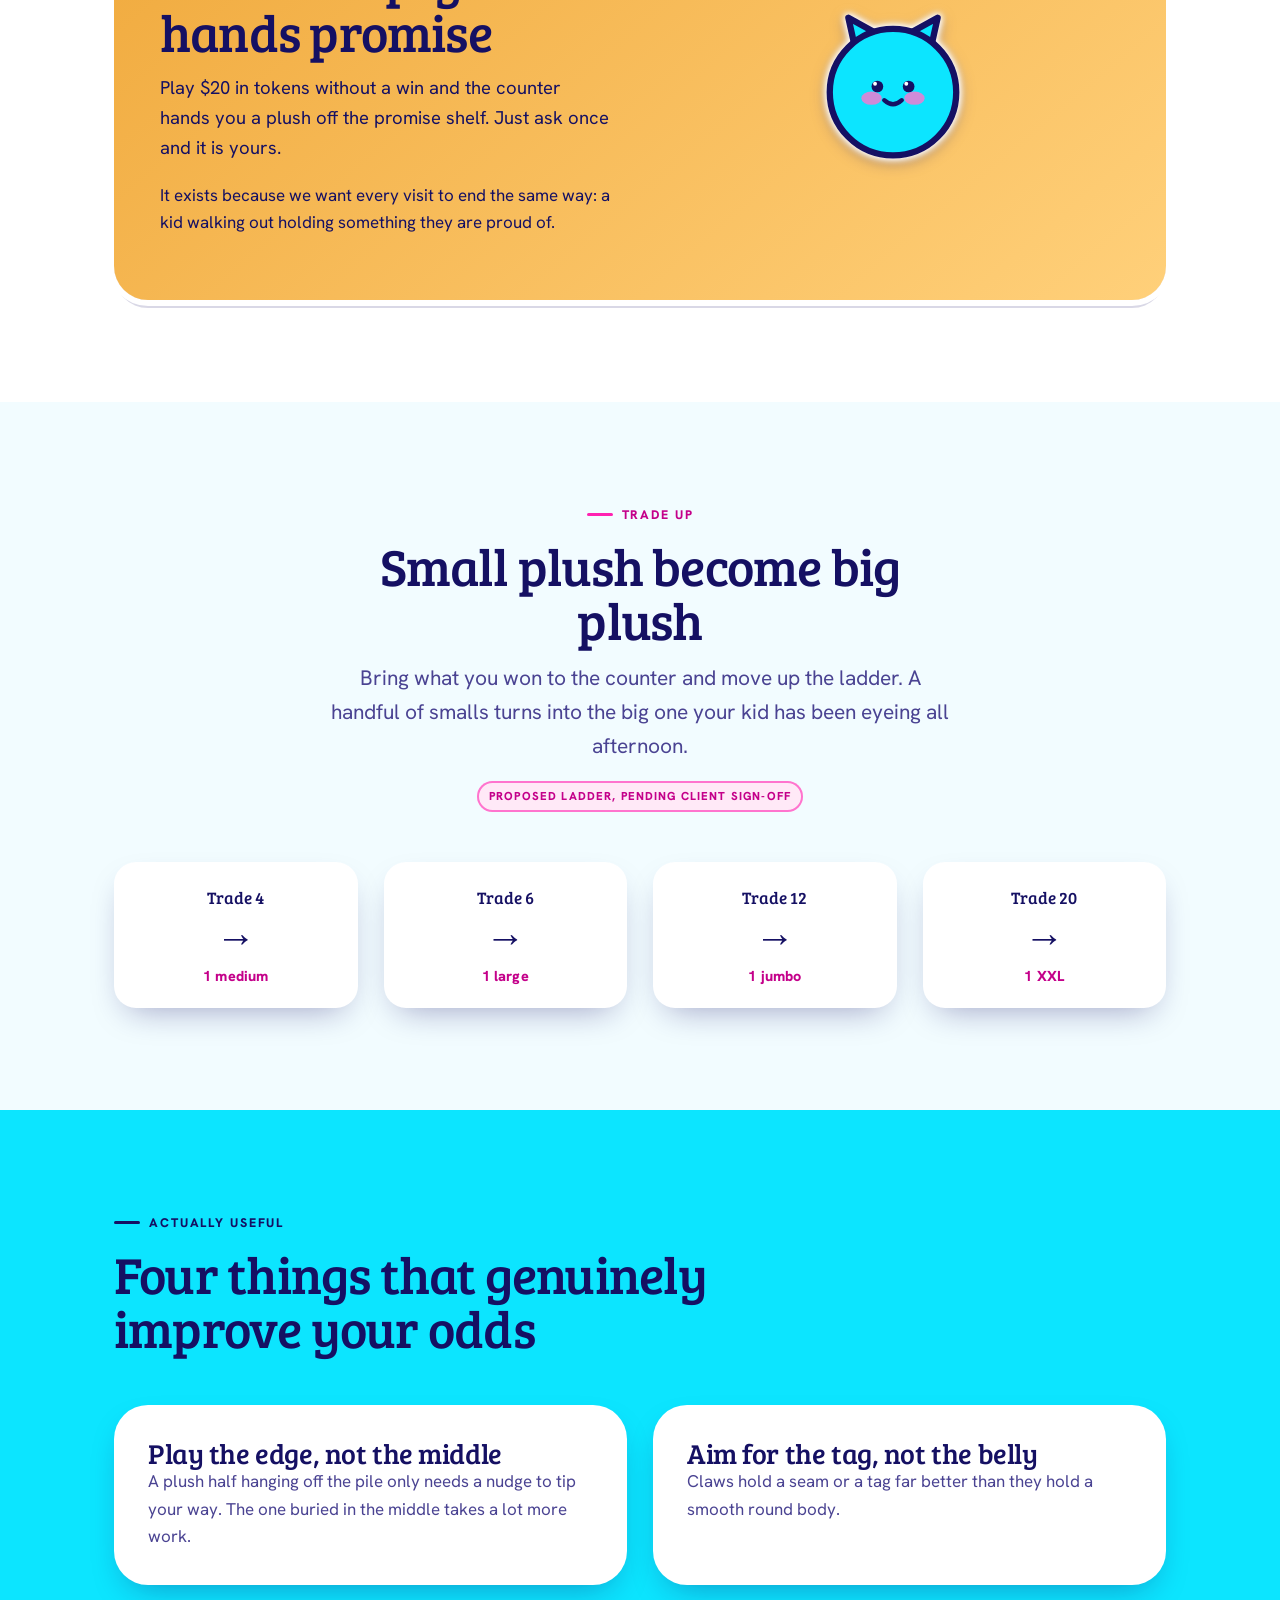
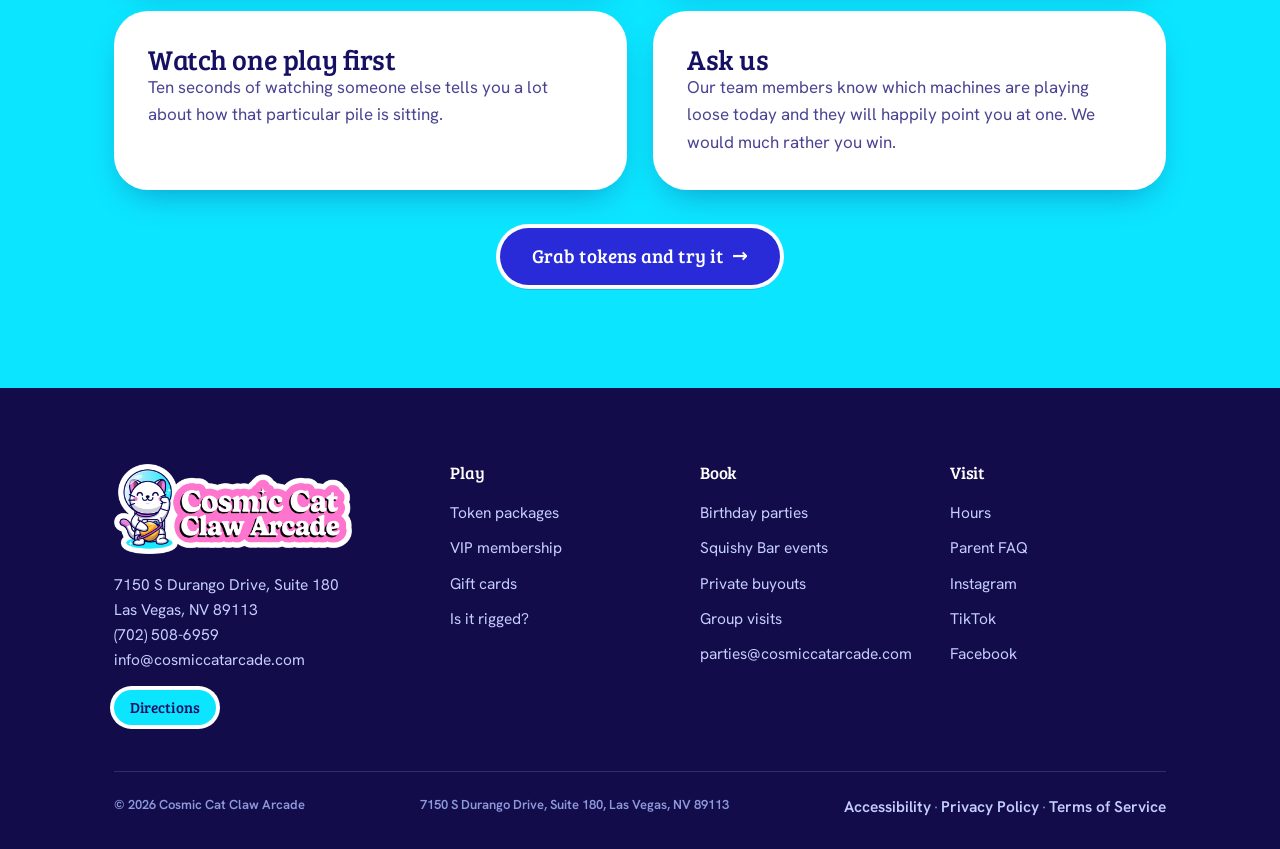
<file: is-it-rigged.html>
<!DOCTYPE html>
<html lang="en">
<head>
<meta charset="utf-8">
<meta name="viewport" content="width=device-width, initial-scale=1">
<title>Are Your Claw Machines Rigged? | Cosmic Cat Claw Arcade</title>
<meta name="description" content="The honest answer to the question everyone asks. How our claw machines are set, our no empty hands promise, and four tips that improve your odds.">
<link rel="canonical" href="https://cosmiccatarcade.com/is-it-rigged.html">
<meta property="og:title" content="Are Your Claw Machines Rigged? | Cosmic Cat Claw Arcade">
<meta property="og:description" content="The honest answer to the question everyone asks. How our claw machines are set, our no empty hands promise, and four tips that improve your odds.">
<meta property="og:type" content="website">
<meta property="og:url" content="https://cosmiccatarcade.com/is-it-rigged.html">
<link rel="stylesheet" href="assets/styles.css">
<script src="https://elfsightcdn.com/platform.js" async></script>
</head>
<body class="page-fair-play">
<a class="skip" href="#main">Skip to content</a>
<div class="topbar"><div class="wrap">
  <span id="openNow"><span class="dot"></span>Open today 11:00am to 8:00pm</span>
  <span>7150 S Durango Dr, Suite 180, Las Vegas</span>
  <a href="tel:+17025086959">(702) 508-6959</a>
</div></div>

<header class="nav"><div class="wrap">
  <a class="brand" href="index.html" aria-label="Cosmic Cat Claw Arcade, home">
    <img src="assets/logo-nav.png" alt="Cosmic Cat Claw Arcade">
  </a>
  <button class="navtoggle" id="navToggle" aria-expanded="false" aria-controls="navlinks">Menu</button>
  <nav class="navlinks" id="navlinks">
    <a href="tokens-and-vip.html">Tokens &amp; VIP</a>
    <a href="parties.html">Parties</a>
    <a href="is-it-rigged.html">Is it rigged?</a>
    <a href="index.html#events">Events</a>
    <a href="index.html#visit">Visit</a>
    <a class="btn sm navbuy" href="tokens-and-vip.html">Buy tokens</a>
  </nav>
</div></header>

<main id="main">

  <section class="pagehead">
    <div class="stars" aria-hidden="true"></div>
    <div class="wrap">
      <p class="crumb">Home / Is it rigged?</p>
      <h1>Are your claw machines rigged?</h1>
      <p class="lede">Short answer: no. Here is exactly how ours are set, in plain language, so you know what you are paying for before you put a token in.</p>
    </div>
  </section>

  <section>
    <div class="wrap">
      <div class="split" style="align-items:start">
        <div>
          <p class="eyebrow">How claw machines work</p>
          <h2>Every claw machine has a grip setting. Here is where ours sits.</h2>
          <p style="font-size:18px;margin-top:16px">Claw machines ship with an adjustable grip. Whoever runs the machine chooses how firmly the claw closes, and that single setting shapes how the whole room feels to play. It is worth understanding, because it is the honest answer to the question in the headline.</p>
          <p style="font-size:18px">Ours are set to grip at full strength on every play, and we leave them there. Line the claw up well and it holds. That is the whole trick, and it is the same trick for everybody who walks in.</p>
        </div>
        <div>
          <div class="card out" style="background:var(--deep);color:#fff">
            <p class="eyebrow on-dark">How ours are set</p>
            <ul class="checklist" style="margin-top:6px">
              <li><span class="ck">&#10003;</span><span>Every play gets the same claw strength, the first of the day and the last.</span></li>
              <li><span class="ck">&#10003;</span><span>Difficulty comes from where the plush is sitting and how you line up the claw.</span></li>
              <li><span class="ck">&#10003;</span><span>A machine plays exactly the same right after someone wins as it did before.</span></li>
              <li><span class="ck">&#10003;</span><span>If a machine is not playing right, tell a Cosmic Cat team member and the token is on us.</span></li>
            </ul>
          </div>
          <div class="card" style="margin-top:22px">
            <h3 style="font-size:21px">Machine not playing right?</h3>
            <p style="color:var(--ink-soft);margin:8px 0 0">Tell a Cosmic Cat team member and we will replace the token on the spot. Just ask. A team member will assess the machine and get it back to perfect working order.</p>
          </div>
        </div>
      </div>
    </div>
  </section>

  <section class="band-white">
    <div class="wrap">
      <div class="promise">
        <div class="split">
          <div>
            <p class="eyebrow">The house rule</p>
            <h2>The no empty hands promise</h2>
            <p style="font-size:18.5px;margin-top:14px">Play $20 in tokens without a win and the counter hands you a plush off the promise shelf. Just ask once and it is yours.</p>
            <p style="font-size:17px">It exists because we want every visit to end the same way: a kid walking out holding something they are proud of.</p>
          </div>
          <div class="center"><div id="promiseArt2"></div></div>
        </div>
      </div>
    </div>
  </section>

  <section>
    <div class="wrap">
      <div class="head center"><p class="eyebrow">Trade up</p><h2>Small plush become big plush</h2>
        <p class="lede" style="margin:14px auto 0">Bring what you won to the counter and move up the ladder. A handful of smalls turns into the big one your kid has been eyeing all afternoon.</p>
        <div class="pill-row" style="justify-content:center"><span class="tag prop">Proposed ladder, pending client sign-off</span></div>
      </div>
      <div class="grid g4">
        <div class="tier"><span class="nm">Trade 4</span><span class="pr">&rarr;</span><span class="tk">1 medium</span></div>
        <div class="tier"><span class="nm">Trade 6</span><span class="pr">&rarr;</span><span class="tk">1 large</span></div>
        <div class="tier"><span class="nm">Trade 12</span><span class="pr">&rarr;</span><span class="tk">1 jumbo</span></div>
        <div class="tier"><span class="nm">Trade 20</span><span class="pr">&rarr;</span><span class="tk">1 XXL</span></div>
      </div>
    </div>
  </section>

  <section class="band-sky">
    <div class="wrap">
      <div class="head"><p class="eyebrow">Actually useful</p><h2>Four things that genuinely improve your odds</h2></div>
      <div class="grid g2">
        <div class="card"><h3>Play the edge, not the middle</h3><p style="color:var(--ink-soft);margin:0">A plush half hanging off the pile only needs a nudge to tip your way. The one buried in the middle takes a lot more work.</p></div>
        <div class="card"><h3>Aim for the tag, not the belly</h3><p style="color:var(--ink-soft);margin:0">Claws hold a seam or a tag far better than they hold a smooth round body.</p></div>
        <div class="card"><h3>Watch one play first</h3><p style="color:var(--ink-soft);margin:0">Ten seconds of watching someone else tells you a lot about how that particular pile is sitting.</p></div>
        <div class="card"><h3>Ask us</h3><p style="color:var(--ink-soft);margin:0">Our team members know which machines are playing loose today and they will happily point you at one. We would much rather you win.</p></div>
      </div>
      <div class="center mt"><a class="btn deep lg" href="tokens-and-vip.html">Grab tokens and try it <span class="arw">&rarr;</span></a></div>
    </div>
  </section>
</main>

<footer>
  <div class="wrap">
    <div class="fgrid">
      <div>
        <img src="assets/logo-horizontal.png" alt="Cosmic Cat Claw Arcade" style="width:238px;margin-bottom:18px">
        <p style="font-size:15.5px;max-width:34ch;margin:0">7150 S Durango Drive, Suite 180<br>Las Vegas, NV 89113<br><a href="tel:+17025086959" style="display:inline;padding:0">(702) 508-6959</a><br><a href="mailto:info@cosmiccatarcade.com" style="display:inline;padding:0">info@cosmiccatarcade.com</a></p>
        <div class="pill-row">
          <a class="btn sm sky" href="https://maps.google.com/?cid=5947034445112203888" target="_blank" rel="noopener" style="padding:9px 16px">Directions</a>
        </div>
      </div>
      <div>
        <h4>Play</h4>
        <a href="tokens-and-vip.html">Token packages</a>
        <a href="tokens-and-vip.html">VIP membership</a>
        <a href="tokens-and-vip.html">Gift cards</a>
        <a href="is-it-rigged.html">Is it rigged?</a>
      </div>
      <div>
        <h4>Book</h4>
        <a href="parties.html">Birthday parties</a>
        <a href="parties.html">Squishy Bar events</a>
        <a href="parties.html">Private buyouts</a>
        <a href="parties.html">Group visits</a>
        <a href="mailto:parties@cosmiccatarcade.com">parties@cosmiccatarcade.com</a>
      </div>
      <div>
        <h4>Visit</h4>
        <a href="index.html#visit">Hours</a>
        <a href="index.html#parents">Parent FAQ</a>
        <a href="https://www.instagram.com/cosmiccatarcade" target="_blank" rel="noopener">Instagram</a>
        <a href="https://www.tiktok.com/@cosmiccatarcade" target="_blank" rel="noopener">TikTok</a>
        <a href="https://www.facebook.com/p/Cosmic-Cat-Claw-Arcade-61574497546992/" target="_blank" rel="noopener">Facebook</a>
      </div>
    </div>
    <div class="fbot">
      <span>&copy; 2026 Cosmic Cat Claw Arcade</span>
      <span>7150 S Durango Drive, Suite 180, Las Vegas, NV 89113</span>
      <span><a href="terms-of-service.html" style="display:inline;padding:0">Accessibility</a> &middot; <a href="privacy-policy.html" style="display:inline;padding:0">Privacy Policy</a> &middot; <a href="terms-of-service.html" style="display:inline;padding:0">Terms of Service</a></span>
    </div>
  </div>
</footer>
<script src="assets/app.js"></script>
</body>
</html>
</file>
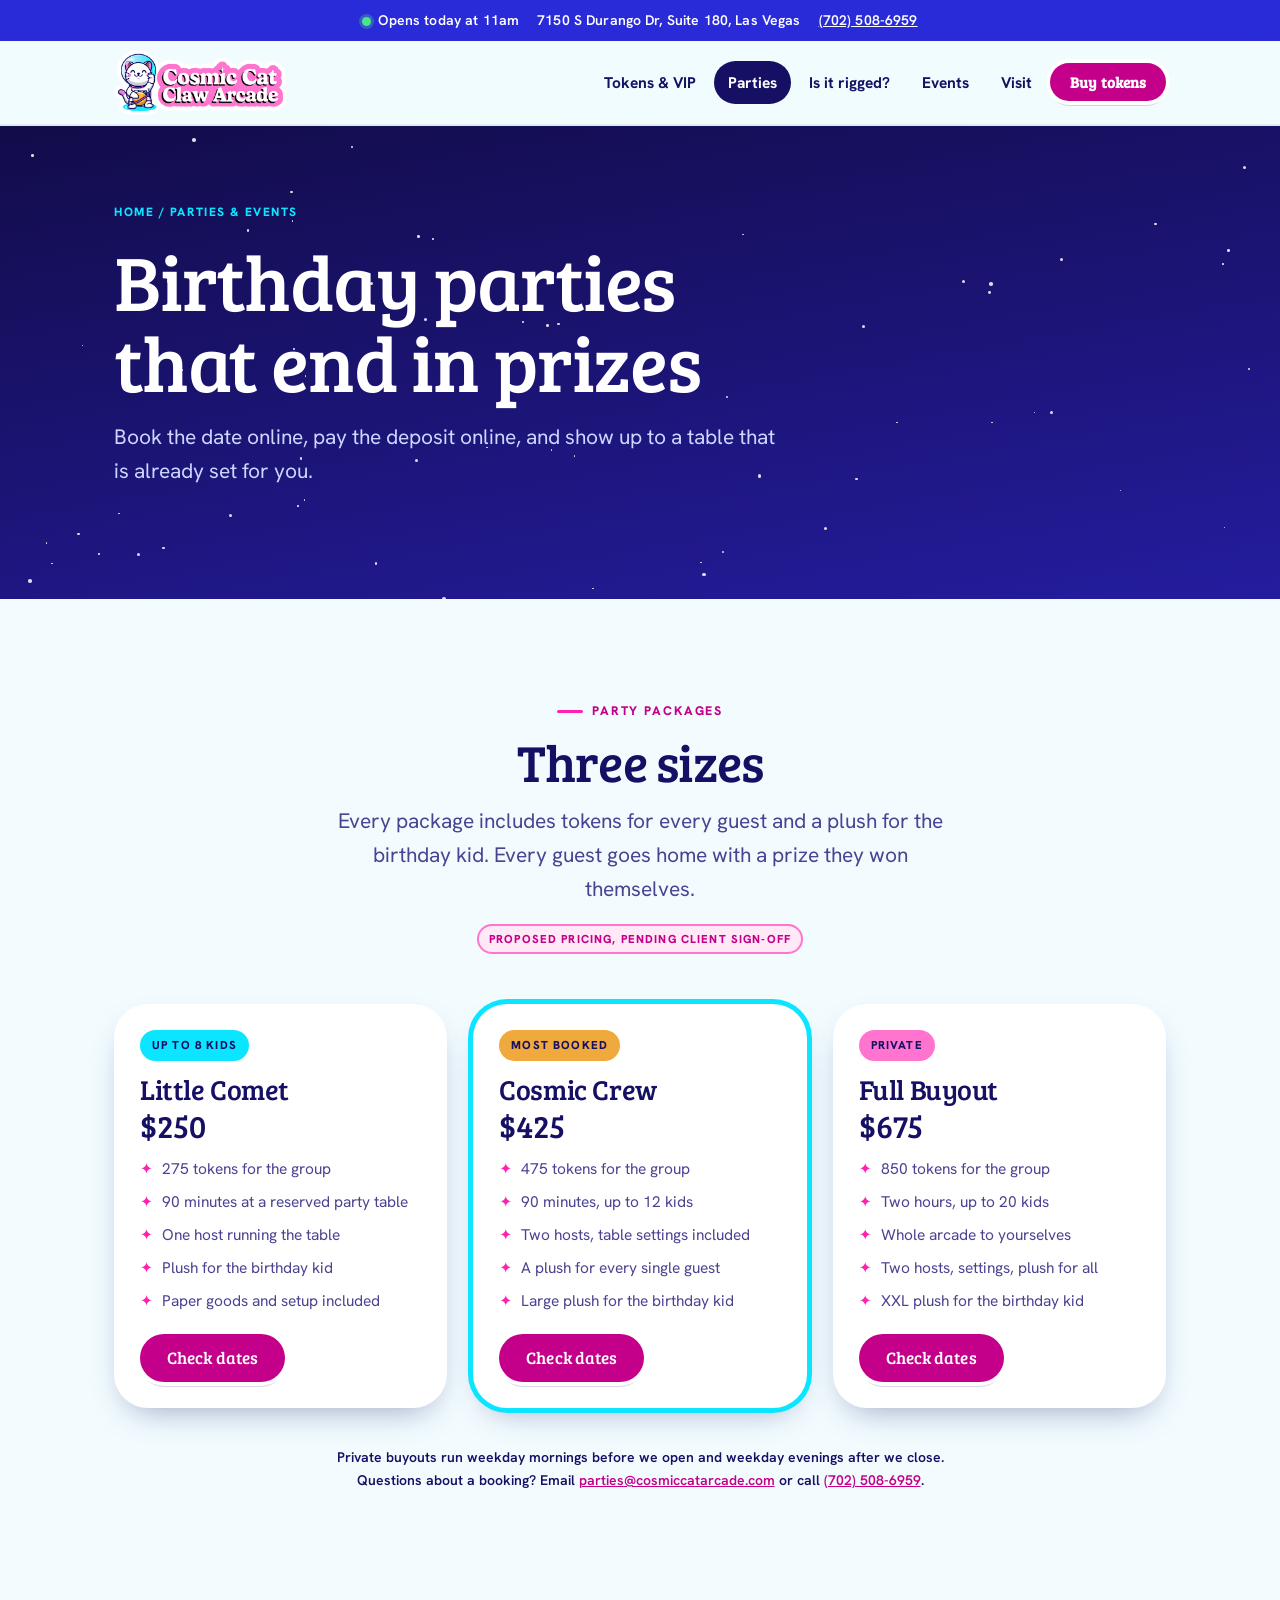
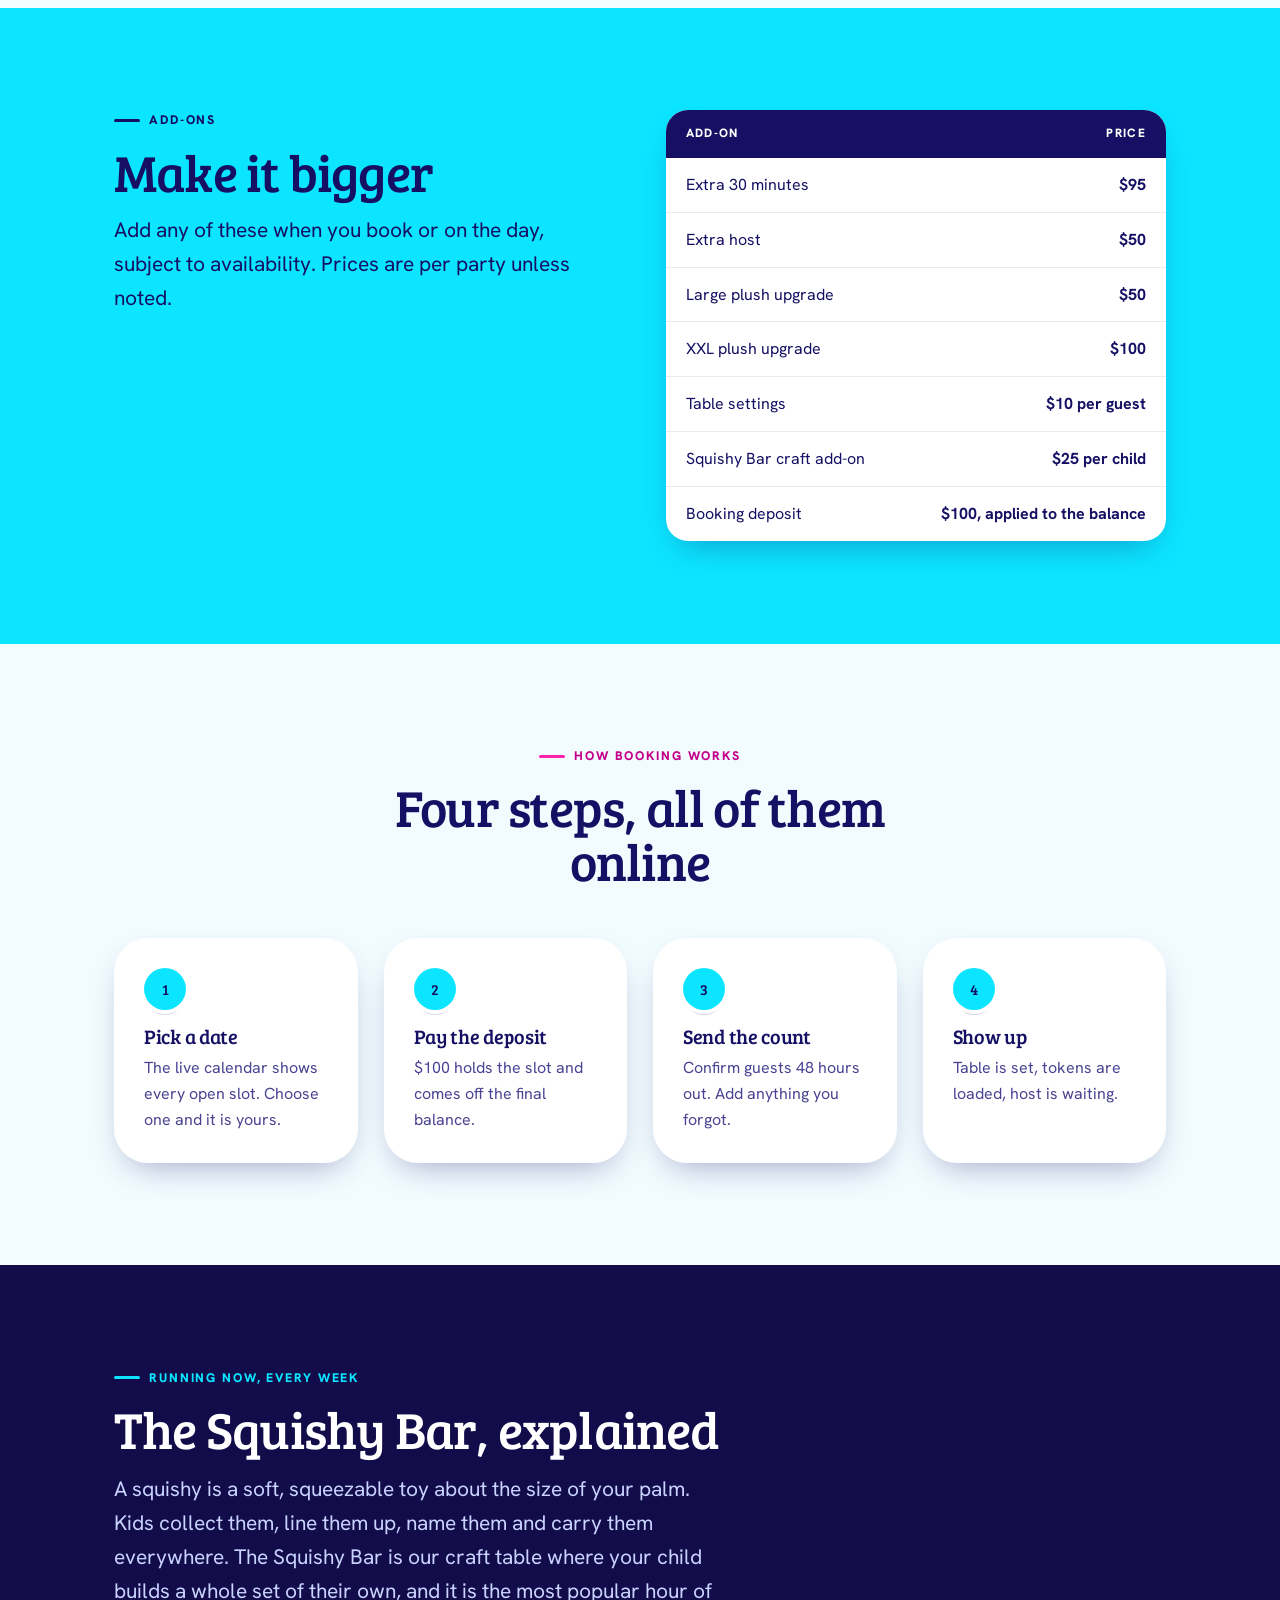
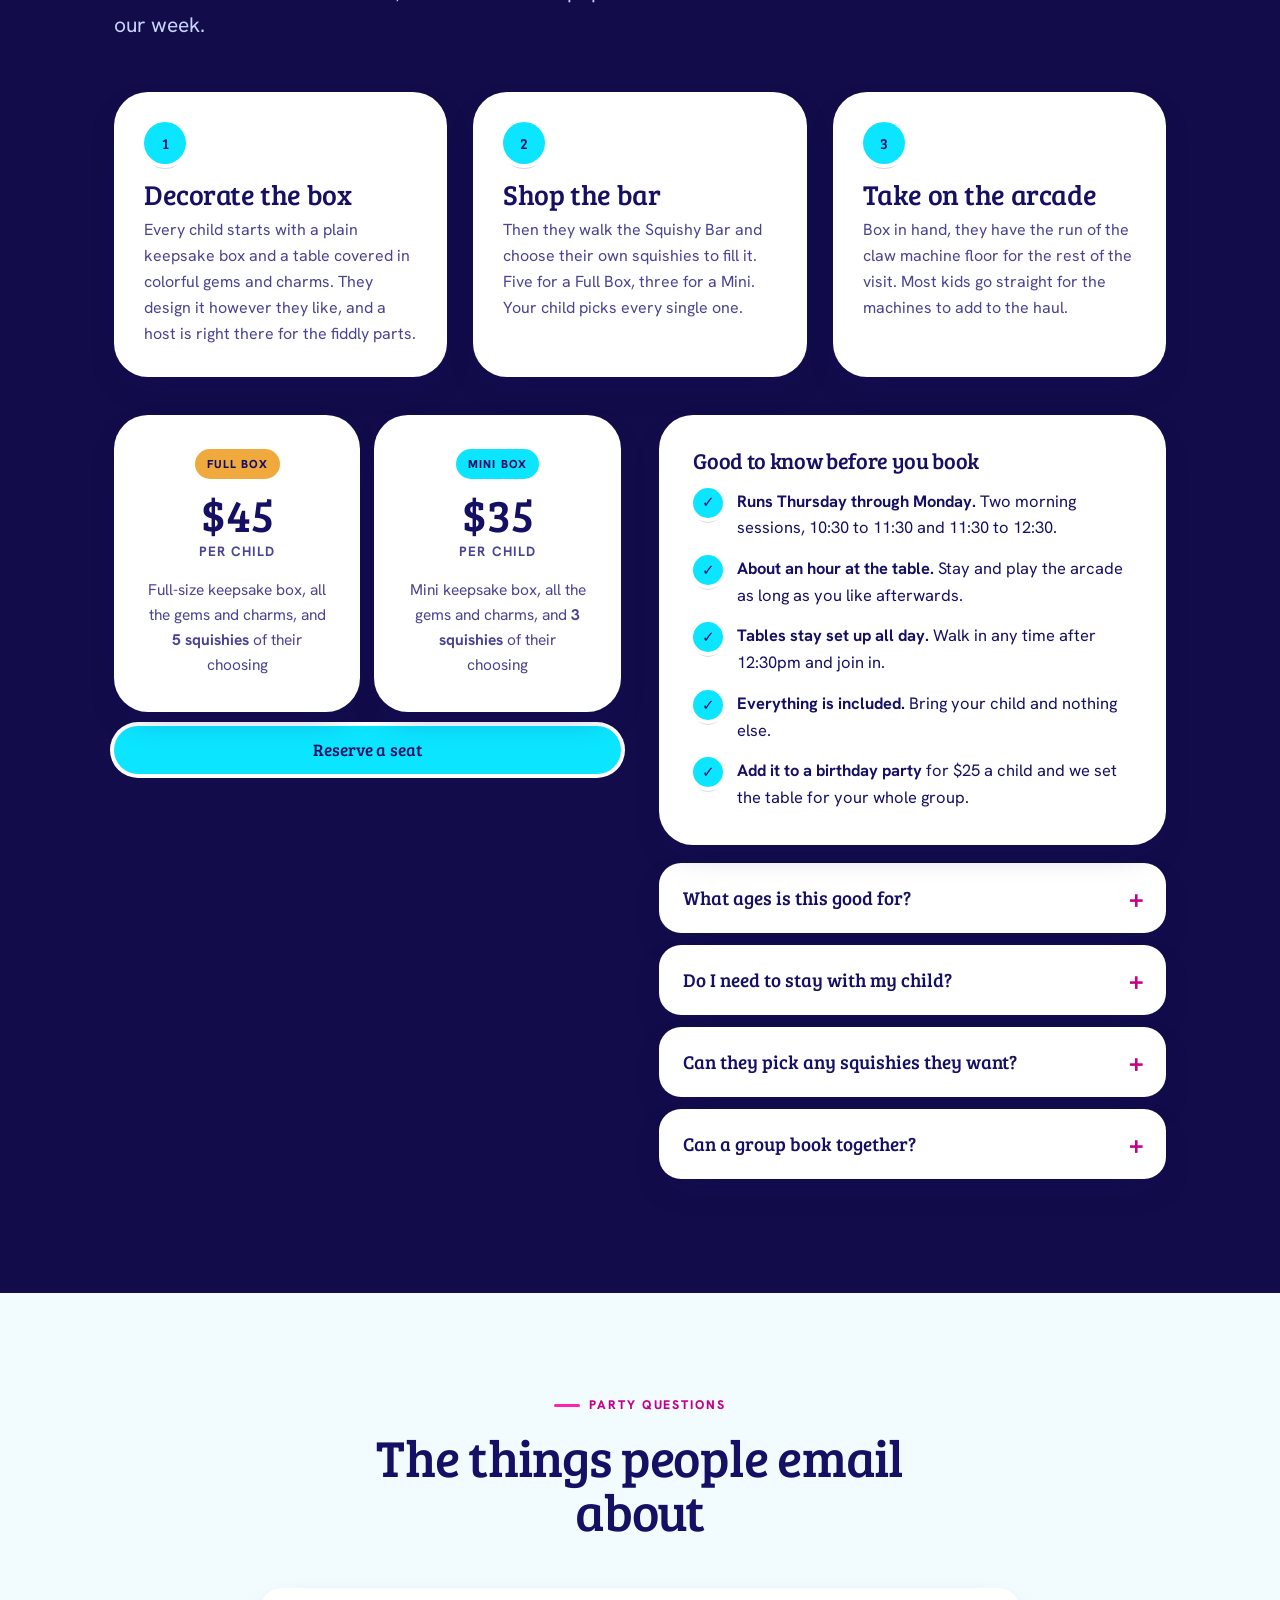
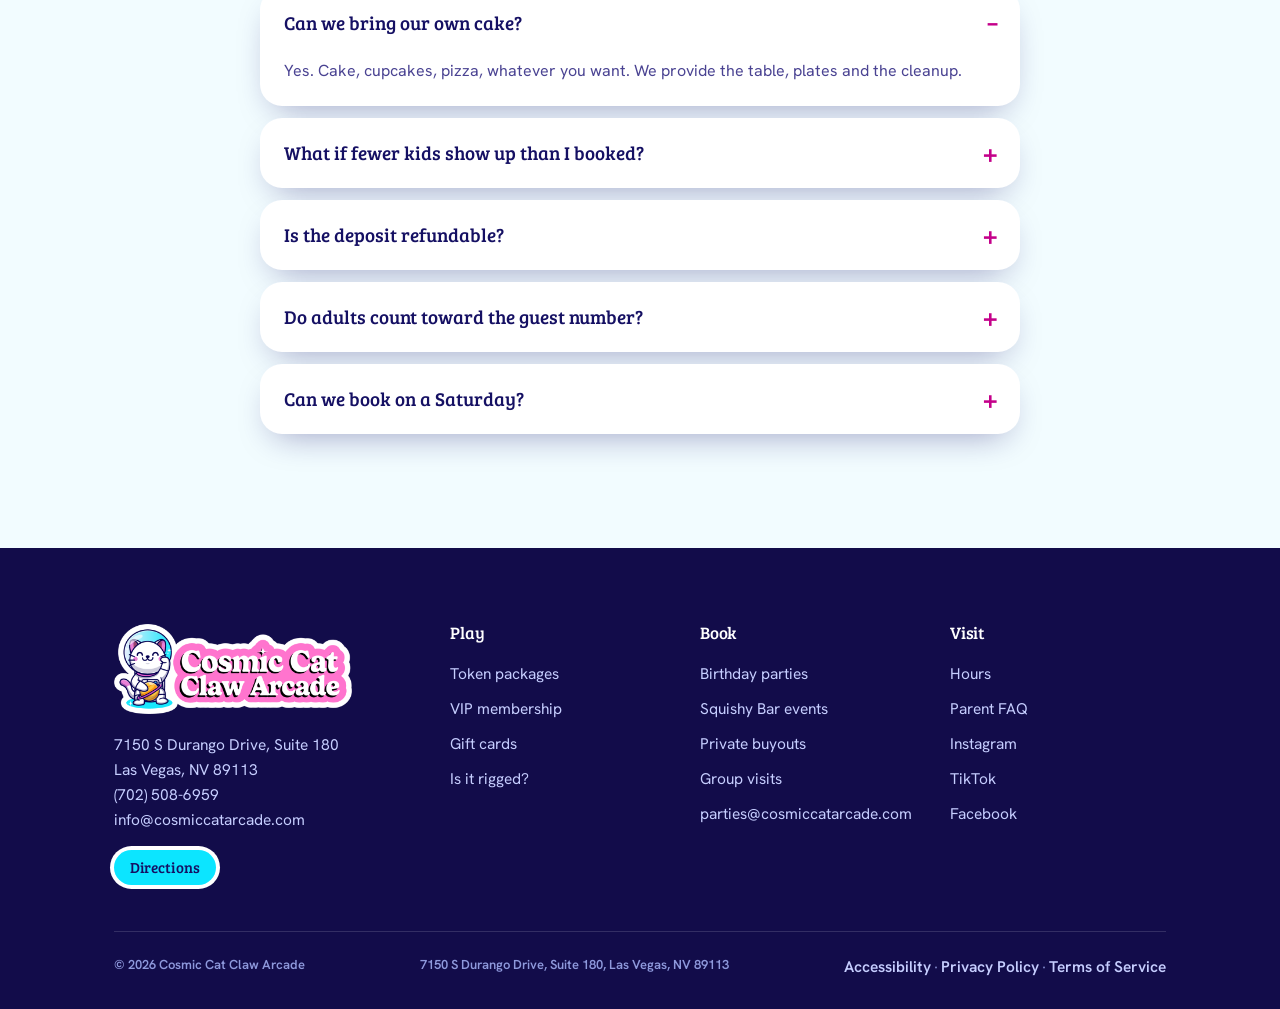
<file: parties.html>
<!DOCTYPE html>
<html lang="en">
<head>
<meta charset="utf-8">
<meta name="viewport" content="width=device-width, initial-scale=1">
<title>Birthday Parties and Squishy Bar Events | Cosmic Cat Claw Arcade</title>
<meta name="description" content="Birthday party packages, private buyouts and Squishy Bar craft events at Cosmic Cat Claw Arcade on South Durango in Las Vegas.">
<link rel="canonical" href="https://cosmiccatarcade.com/parties.html">
<meta property="og:title" content="Birthday Parties and Squishy Bar Events | Cosmic Cat Claw Arcade">
<meta property="og:description" content="Birthday party packages, private buyouts and Squishy Bar craft events at Cosmic Cat Claw Arcade on South Durango in Las Vegas.">
<meta property="og:type" content="website">
<meta property="og:url" content="https://cosmiccatarcade.com/parties.html">
<link rel="stylesheet" href="assets/styles.css">
<script src="https://elfsightcdn.com/platform.js" async></script>
</head>
<body class="page-parties">
<a class="skip" href="#main">Skip to content</a>
<div class="topbar"><div class="wrap">
  <span id="openNow"><span class="dot"></span>Open today 11:00am to 8:00pm</span>
  <span>7150 S Durango Dr, Suite 180, Las Vegas</span>
  <a href="tel:+17025086959">(702) 508-6959</a>
</div></div>

<header class="nav"><div class="wrap">
  <a class="brand" href="index.html" aria-label="Cosmic Cat Claw Arcade, home">
    <img src="assets/logo-nav.png" alt="Cosmic Cat Claw Arcade">
  </a>
  <button class="navtoggle" id="navToggle" aria-expanded="false" aria-controls="navlinks">Menu</button>
  <nav class="navlinks" id="navlinks">
    <a href="tokens-and-vip.html">Tokens &amp; VIP</a>
    <a href="parties.html">Parties</a>
    <a href="is-it-rigged.html">Is it rigged?</a>
    <a href="index.html#events">Events</a>
    <a href="index.html#visit">Visit</a>
    <a class="btn sm navbuy" href="tokens-and-vip.html">Buy tokens</a>
  </nav>
</div></header>

<main id="main">

  <section class="pagehead">
    <div class="stars" aria-hidden="true"></div>
    <div class="wrap">
      <p class="crumb">Home / Parties &amp; Events</p>
      <h1>Birthday parties that end in prizes</h1>
      <p class="lede">Book the date online, pay the deposit online, and show up to a table that is already set for you.</p>
    </div>
  </section>

  <section>
    <div class="wrap">
      <div class="head center">
        <p class="eyebrow">Party packages</p>
        <h2>Three sizes</h2>
        <p class="lede" style="margin:14px auto 0">Every package includes tokens for every guest and a plush for the birthday kid. Every guest goes home with a prize they won themselves.</p>
        <div class="pill-row" style="justify-content:center"><span class="tag prop">Proposed pricing, pending client sign-off</span></div>
      </div>
      <div class="grid g3">
        <div class="prod">
          <div class="top"><span class="tag">Up to 8 kids</span><h3 style="margin-top:14px">Little Comet</h3>
            <p style="font-size:32px;font-family:var(--font-display);margin:6px 0 0;line-height:1">$250</p></div>
          <div class="body">
            <ul>
              <li>275 tokens for the group</li>
              <li>90 minutes at a reserved party table</li>
              <li>One host running the table</li>
              <li>Plush for the birthday kid</li>
              <li>Paper goods and setup included</li>
            </ul>
            <a class="btn" href="#" onclick="return false">Check dates</a>
          </div>
        </div>
        <div class="prod" style="box-shadow:0 0 0 5px var(--sky),var(--lift)">
          <div class="top"><span class="tag gold">Most booked</span><h3 style="margin-top:14px">Cosmic Crew</h3>
            <p style="font-size:32px;font-family:var(--font-display);margin:6px 0 0;line-height:1">$425</p></div>
          <div class="body">
            <ul>
              <li>475 tokens for the group</li>
              <li>90 minutes, up to 12 kids</li>
              <li>Two hosts, table settings included</li>
              <li>A plush for every single guest</li>
              <li>Large plush for the birthday kid</li>
            </ul>
            <a class="btn" href="#" onclick="return false">Check dates</a>
          </div>
        </div>
        <div class="prod">
          <div class="top"><span class="tag pink">Private</span><h3 style="margin-top:14px">Full Buyout</h3>
            <p style="font-size:32px;font-family:var(--font-display);margin:6px 0 0;line-height:1">$675</p></div>
          <div class="body">
            <ul>
              <li>850 tokens for the group</li>
              <li>Two hours, up to 20 kids</li>
              <li>Whole arcade to yourselves</li>
              <li>Two hosts, settings, plush for all</li>
              <li>XXL plush for the birthday kid</li>
            </ul>
            <a class="btn" href="#" onclick="return false">Check dates</a>
          </div>
        </div>
      </div>
      <p class="center mt mono" style="font-size:14px">Private buyouts run weekday mornings before we open and weekday evenings after we close.<br>Questions about a booking? Email <a href="mailto:parties@cosmiccatarcade.com" style="color:var(--magenta-deep)">parties@cosmiccatarcade.com</a> or call <a href="tel:+17025086959" style="color:var(--magenta-deep)">(702) 508-6959</a>.</p>
    </div>
  </section>

  <section class="band-sky">
    <div class="wrap">
      <div class="split" style="align-items:start">
        <div>
          <p class="eyebrow">Add-ons</p>
          <h2>Make it bigger</h2>
          <p class="lede" style="margin-top:14px;color:var(--ink)">Add any of these when you book or on the day, subject to availability. Prices are per party unless noted.</p>
        </div>
        <table class="addons">
          <tr><th>Add-on</th><th style="text-align:right">Price</th></tr>
          <tr><td>Extra 30 minutes</td><td>$95</td></tr>
          <tr><td>Extra host</td><td>$50</td></tr>
          <tr><td>Large plush upgrade</td><td>$50</td></tr>
          <tr><td>XXL plush upgrade</td><td>$100</td></tr>
          <tr><td>Table settings</td><td>$10 per guest</td></tr>
          <tr><td>Squishy Bar craft add-on</td><td>$25 per child</td></tr>
          <tr><td>Booking deposit</td><td>$100, applied to the balance</td></tr>
        </table>
      </div>
    </div>
  </section>

  <section>
    <div class="wrap">
      <div class="head center"><p class="eyebrow">How booking works</p><h2>Four steps, all of them online</h2></div>
      <div class="grid g4">
        <div class="step"><div class="num">1</div><h3 style="font-size:20px">Pick a date</h3><p>The live calendar shows every open slot. Choose one and it is yours.</p></div>
        <div class="step"><div class="num">2</div><h3 style="font-size:20px">Pay the deposit</h3><p>$100 holds the slot and comes off the final balance.</p></div>
        <div class="step"><div class="num">3</div><h3 style="font-size:20px">Send the count</h3><p>Confirm guests 48 hours out. Add anything you forgot.</p></div>
        <div class="step"><div class="num">4</div><h3 style="font-size:20px">Show up</h3><p>Table is set, tokens are loaded, host is waiting.</p></div>
      </div>
    </div>
  </section>

  <section class="band-space" id="squishy">
    <div class="wrap">
      <div class="head">
        <p class="eyebrow on-dark">Running now, every week</p>
        <h2>The Squishy Bar, explained</h2>
        <p class="lede" style="margin-top:16px;max-width:62ch">A squishy is a soft, squeezable toy about the size of your palm. Kids collect them, line them up, name them and carry them everywhere. The Squishy Bar is our craft table where your child builds a whole set of their own, and it is the most popular hour of our week.</p>
      </div>
      <div class="grid g3">
        <div class="step">
          <div class="num">1</div>
          <h3>Decorate the box</h3>
          <p>Every child starts with a plain keepsake box and a table covered in colorful gems and charms. They design it however they like, and a host is right there for the fiddly parts.</p>
        </div>
        <div class="step">
          <div class="num">2</div>
          <h3>Shop the bar</h3>
          <p>Then they walk the Squishy Bar and choose their own squishies to fill it. Five for a Full Box, three for a Mini. Your child picks every single one.</p>
        </div>
        <div class="step">
          <div class="num">3</div>
          <h3>Take on the arcade</h3>
          <p>Box in hand, they have the run of the claw machine floor for the rest of the visit. Most kids go straight for the machines to add to the haul.</p>
        </div>
      </div>

      <div class="split mt" style="align-items:start;gap:clamp(24px,3vw,44px)">
        <div class="grid g2" style="gap:14px">
          <div class="card center">
            <span class="tag gold">Full Box</span>
            <p style="font-family:var(--font-display);font-size:46px;margin:12px 0 4px;line-height:1">$45</p>
            <p style="font-size:13.5px;margin:0;font-weight:700;letter-spacing:.08em;text-transform:uppercase;color:var(--ink-soft)">per child</p>
            <p style="margin:14px 0 0;color:var(--ink-soft);font-size:15.5px">Full-size keepsake box, all the gems and charms, and <b>5 squishies</b> of their choosing</p>
          </div>
          <div class="card center">
            <span class="tag">Mini Box</span>
            <p style="font-family:var(--font-display);font-size:46px;margin:12px 0 4px;line-height:1">$35</p>
            <p style="font-size:13.5px;margin:0;font-weight:700;letter-spacing:.08em;text-transform:uppercase;color:var(--ink-soft)">per child</p>
            <p style="margin:14px 0 0;color:var(--ink-soft);font-size:15.5px">Mini keepsake box, all the gems and charms, and <b>3 squishies</b> of their choosing</p>
          </div>
          <div style="grid-column:1/-1"><a class="btn sky" href="#" onclick="return false" style="width:100%;justify-content:center">Reserve a seat</a></div>
        </div>
        <div>
          <div class="card">
            <h3 style="font-size:22px">Good to know before you book</h3>
            <ul class="checklist" style="margin-top:16px">
              <li><span class="ck">&#10003;</span><span><b>Runs Thursday through Monday.</b> Two morning sessions, 10:30 to 11:30 and 11:30 to 12:30.</span></li>
              <li><span class="ck">&#10003;</span><span><b>About an hour at the table.</b> Stay and play the arcade as long as you like afterwards.</span></li>
              <li><span class="ck">&#10003;</span><span><b>Tables stay set up all day.</b> Walk in any time after 12:30pm and join in.</span></li>
              <li><span class="ck">&#10003;</span><span><b>Everything is included.</b> Bring your child and nothing else.</span></li>
              <li><span class="ck">&#10003;</span><span><b>Add it to a birthday party</b> for $25 a child and we set the table for your whole group.</span></li>
            </ul>
          </div>
          <div class="faq" style="margin-top:18px">
            <details><summary>What ages is this good for?</summary><div class="ans"><p>Most kids at the table are between 3 and 10. Younger ones do beautifully with a grown-up sitting alongside, and older kids tend to take the decorating very seriously.</p></div></details>
            <details><summary>Do I need to stay with my child?</summary><div class="ans"><p>A host runs the table the whole time, so you are welcome to sit nearby with a coffee. Plenty of parents end up joining in anyway.</p></div></details>
            <details><summary>Can they pick any squishies they want?</summary><div class="ans"><p>Yes. The whole bar is open to them, and they choose their own five or three. Half the fun is watching them deliberate.</p></div></details>
            <details><summary>Can a group book together?</summary><div class="ans"><p>Yes. Seats are limited per session, so book the group at once and we will keep you together at the same table.</p></div></details>
          </div>
        </div>
      </div>
    </div>
  </section>

  <section>
    <div class="wrap">
      <div class="head center"><p class="eyebrow">Party questions</p><h2>The things people email about</h2></div>
      <div class="faq" style="max-width:760px;margin:0 auto">
        <details open><summary>Can we bring our own cake?</summary><div class="ans"><p>Yes. Cake, cupcakes, pizza, whatever you want. We provide the table, plates and the cleanup.</p></div></details>
        <details><summary>What if fewer kids show up than I booked?</summary><div class="ans"><p>The tokens are yours either way. We load them onto the birthday parent's account, so they are waiting for you on your next visit.</p></div></details>
        <details><summary>Is the deposit refundable?</summary><div class="ans"><p>Fully refundable up to 7 days out. Inside 7 days we will happily move it to another date for you.</p></div></details>
        <details><summary>Do adults count toward the guest number?</summary><div class="ans"><p>No. Bring as many parents as you like. Guest counts are kids playing.</p></div></details>
        <details><summary>Can we book on a Saturday?</summary><div class="ans"><p>Party tables, yes, any day we are open. Private buyouts run weekdays, before we open and after we close, so you get the whole room to yourselves.</p></div></details>
      </div>
    </div>
  </section>
</main>

<footer>
  <div class="wrap">
    <div class="fgrid">
      <div>
        <img src="assets/logo-horizontal.png" alt="Cosmic Cat Claw Arcade" style="width:238px;margin-bottom:18px">
        <p style="font-size:15.5px;max-width:34ch;margin:0">7150 S Durango Drive, Suite 180<br>Las Vegas, NV 89113<br><a href="tel:+17025086959" style="display:inline;padding:0">(702) 508-6959</a><br><a href="mailto:info@cosmiccatarcade.com" style="display:inline;padding:0">info@cosmiccatarcade.com</a></p>
        <div class="pill-row">
          <a class="btn sm sky" href="https://maps.google.com/?cid=5947034445112203888" target="_blank" rel="noopener" style="padding:9px 16px">Directions</a>
        </div>
      </div>
      <div>
        <h4>Play</h4>
        <a href="tokens-and-vip.html">Token packages</a>
        <a href="tokens-and-vip.html">VIP membership</a>
        <a href="tokens-and-vip.html">Gift cards</a>
        <a href="is-it-rigged.html">Is it rigged?</a>
      </div>
      <div>
        <h4>Book</h4>
        <a href="parties.html">Birthday parties</a>
        <a href="parties.html">Squishy Bar events</a>
        <a href="parties.html">Private buyouts</a>
        <a href="parties.html">Group visits</a>
        <a href="mailto:parties@cosmiccatarcade.com">parties@cosmiccatarcade.com</a>
      </div>
      <div>
        <h4>Visit</h4>
        <a href="index.html#visit">Hours</a>
        <a href="index.html#parents">Parent FAQ</a>
        <a href="https://www.instagram.com/cosmiccatarcade" target="_blank" rel="noopener">Instagram</a>
        <a href="https://www.tiktok.com/@cosmiccatarcade" target="_blank" rel="noopener">TikTok</a>
        <a href="https://www.facebook.com/p/Cosmic-Cat-Claw-Arcade-61574497546992/" target="_blank" rel="noopener">Facebook</a>
      </div>
    </div>
    <div class="fbot">
      <span>&copy; 2026 Cosmic Cat Claw Arcade</span>
      <span>7150 S Durango Drive, Suite 180, Las Vegas, NV 89113</span>
      <span><a href="terms-of-service.html" style="display:inline;padding:0">Accessibility</a> &middot; <a href="privacy-policy.html" style="display:inline;padding:0">Privacy Policy</a> &middot; <a href="terms-of-service.html" style="display:inline;padding:0">Terms of Service</a></span>
    </div>
  </div>
</footer>
<script src="assets/app.js"></script>
</body>
</html>
</file>
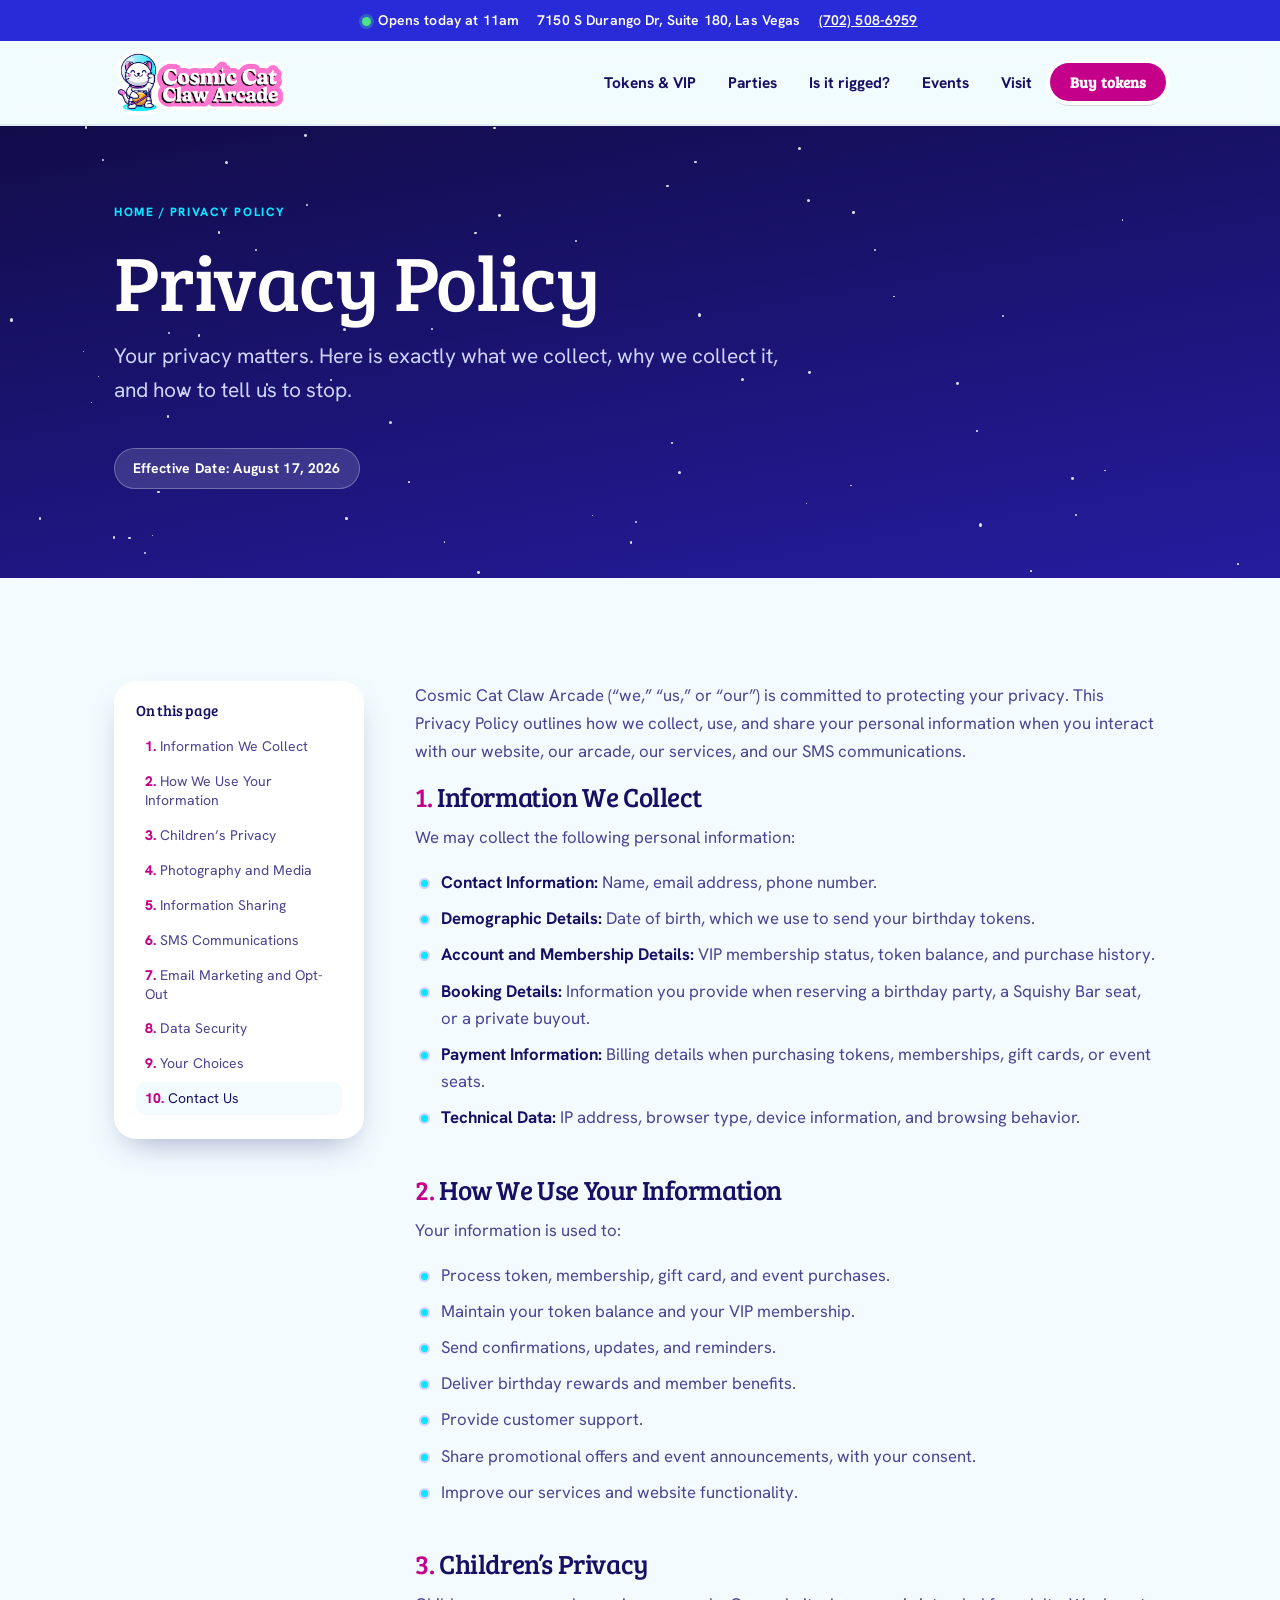
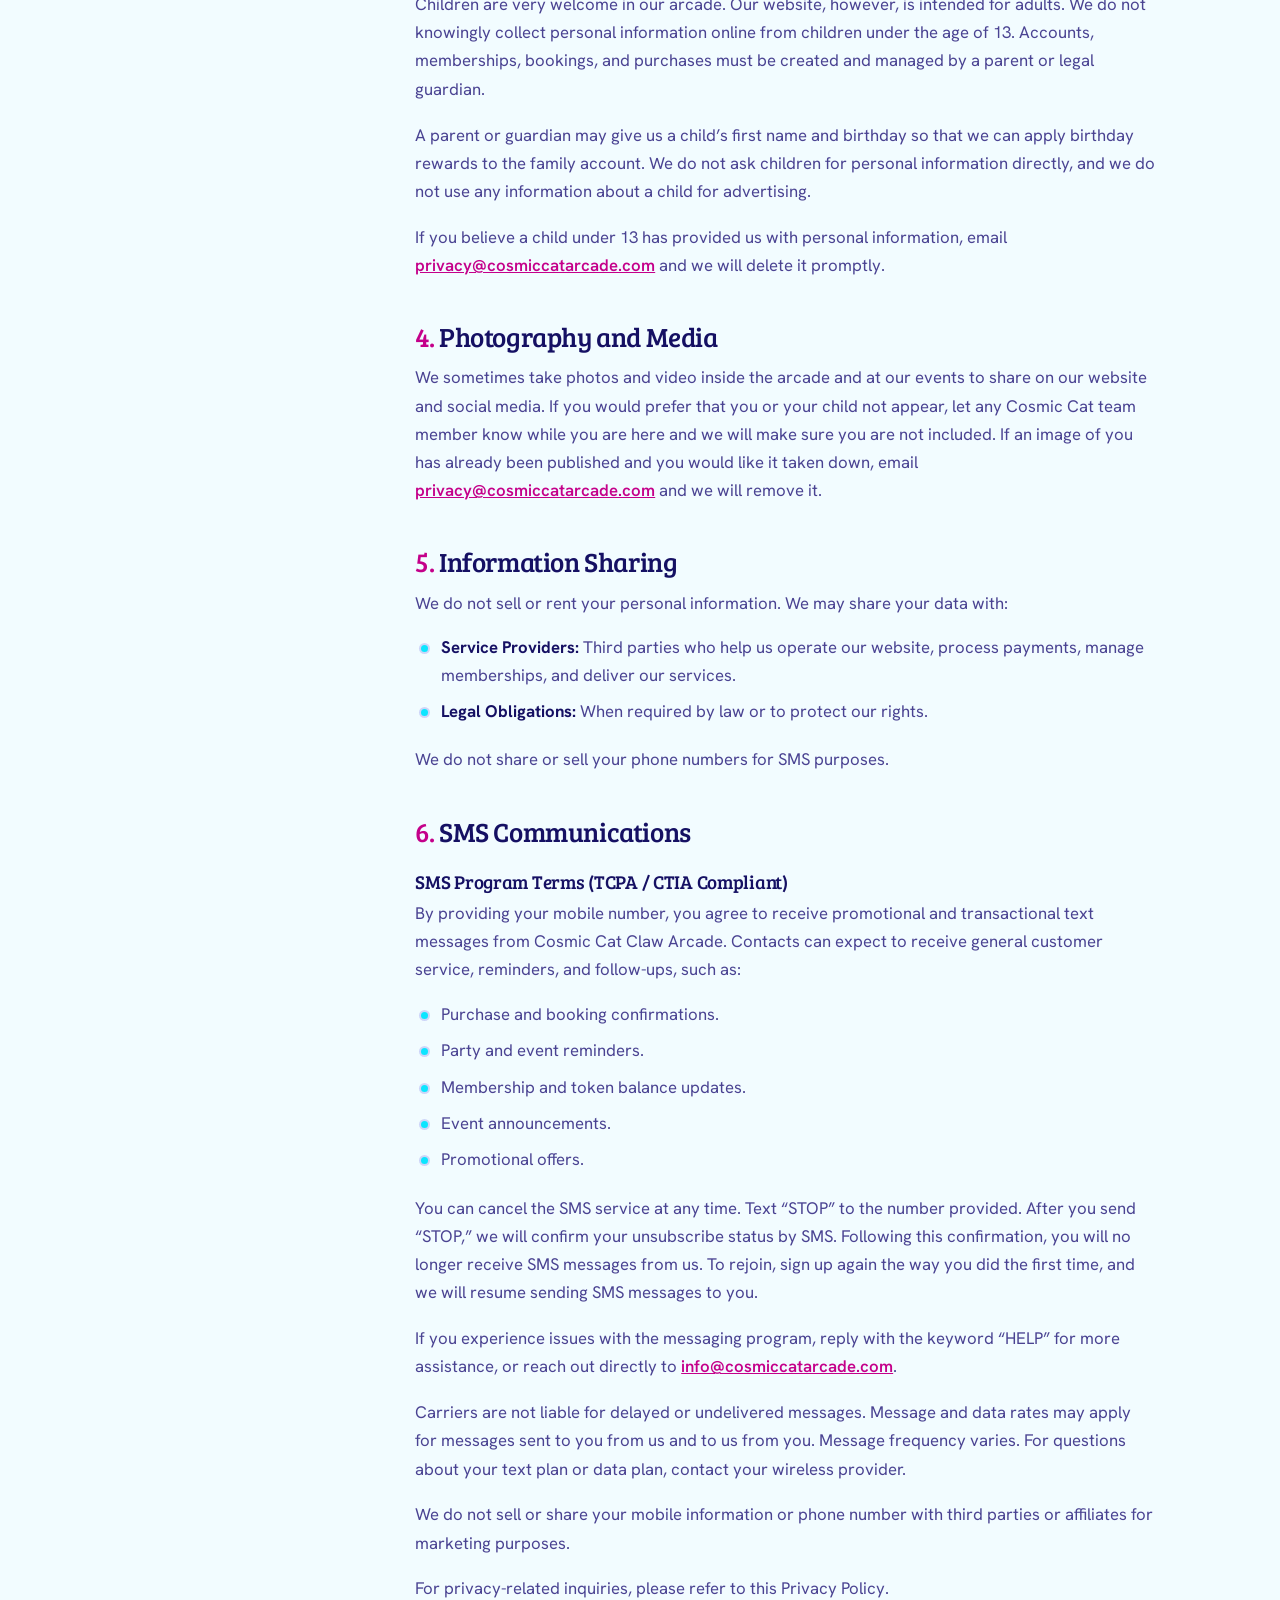
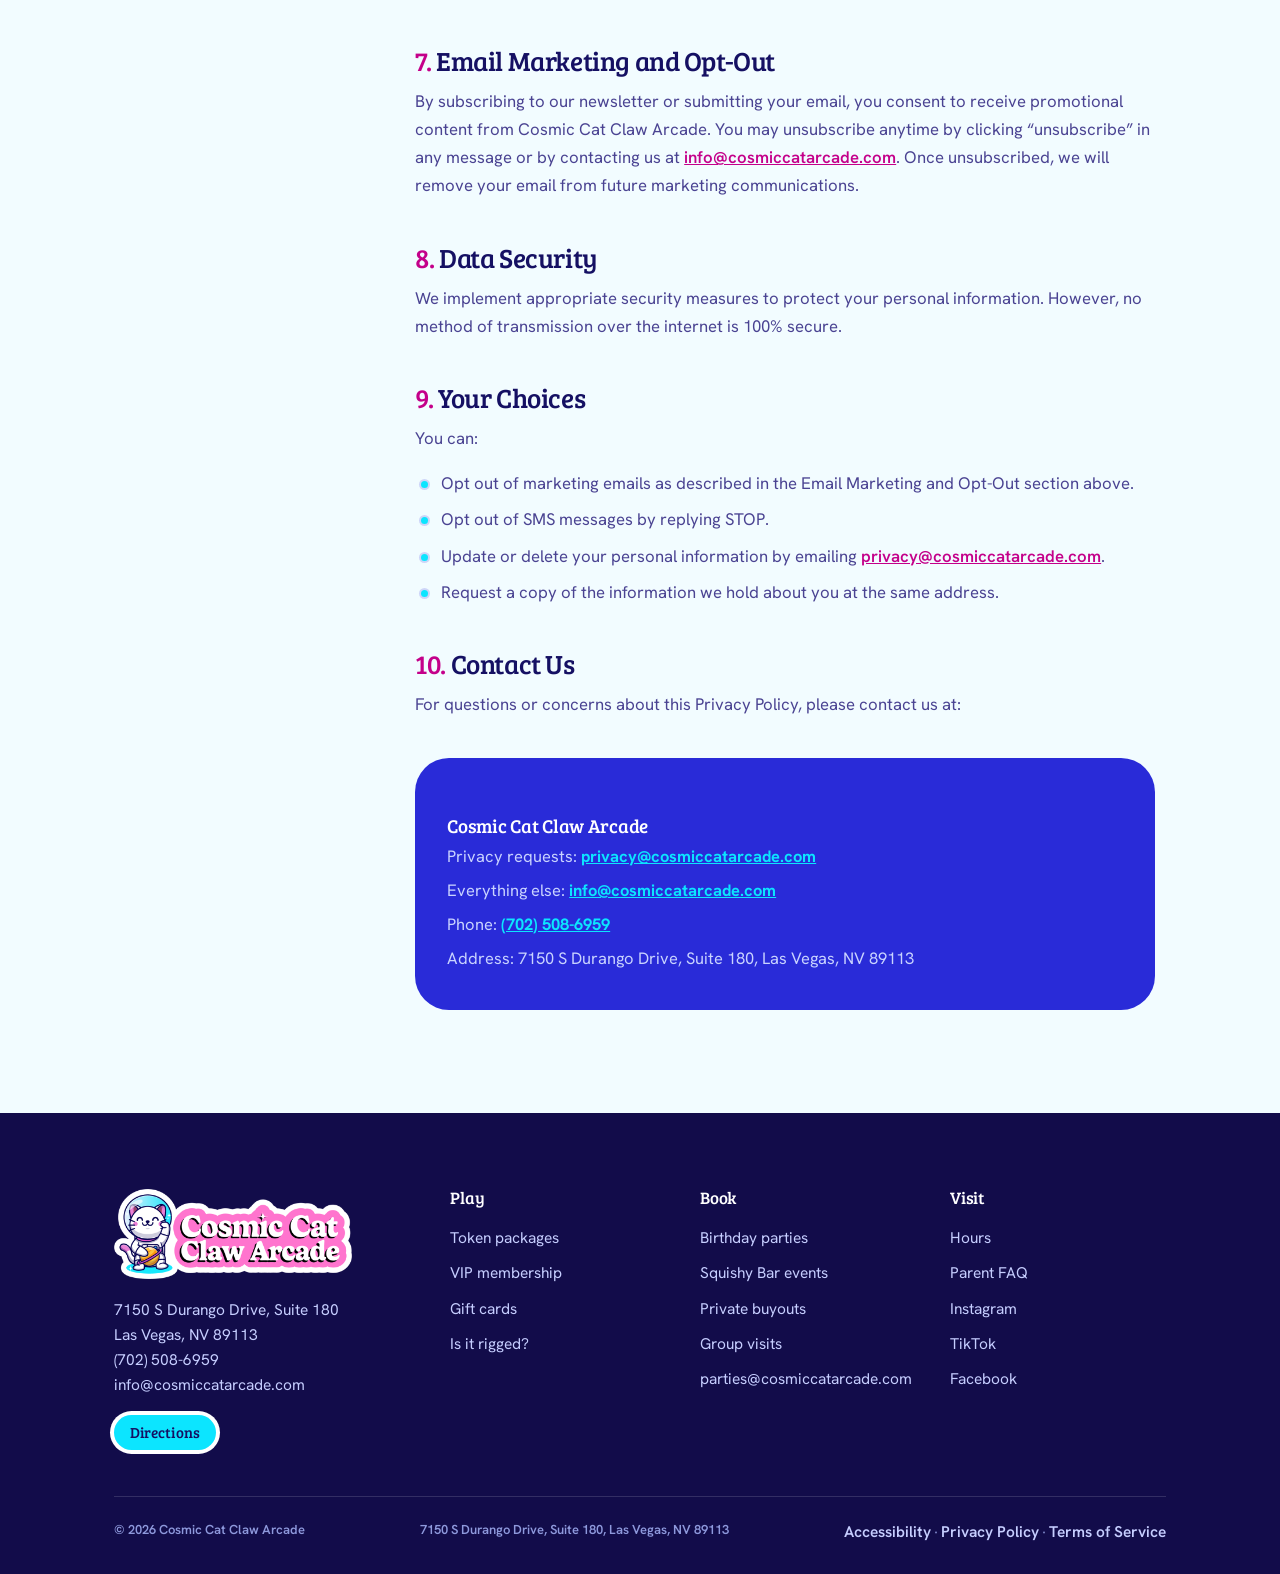
<file: privacy-policy.html>
<!DOCTYPE html>
<html lang="en">
<head>
<meta charset="utf-8">
<meta name="viewport" content="width=device-width, initial-scale=1">
<title>Privacy Policy | Cosmic Cat Claw Arcade</title>
<meta name="description" content="How Cosmic Cat Claw Arcade collects, uses and protects your personal information, including our SMS program and children’s privacy.">
<link rel="canonical" href="https://cosmiccatarcade.com/privacy-policy.html">
<meta property="og:title" content="Privacy Policy | Cosmic Cat Claw Arcade">
<meta property="og:description" content="How Cosmic Cat Claw Arcade collects, uses and protects your personal information, including our SMS program and children’s privacy.">
<meta property="og:type" content="website">
<meta property="og:url" content="https://cosmiccatarcade.com/privacy-policy.html">
<link rel="stylesheet" href="assets/styles.css">
<script src="https://elfsightcdn.com/platform.js" async></script>
</head>
<body class="page-privacy">
<a class="skip" href="#main">Skip to content</a>
<div class="topbar"><div class="wrap">
  <span id="openNow"><span class="dot"></span>Open today 11:00am to 8:00pm</span>
  <span>7150 S Durango Dr, Suite 180, Las Vegas</span>
  <a href="tel:+17025086959">(702) 508-6959</a>
</div></div>

<header class="nav"><div class="wrap">
  <a class="brand" href="index.html" aria-label="Cosmic Cat Claw Arcade, home">
    <img src="assets/logo-nav.png" alt="Cosmic Cat Claw Arcade">
  </a>
  <button class="navtoggle" id="navToggle" aria-expanded="false" aria-controls="navlinks">Menu</button>
  <nav class="navlinks" id="navlinks">
    <a href="tokens-and-vip.html">Tokens &amp; VIP</a>
    <a href="parties.html">Parties</a>
    <a href="is-it-rigged.html">Is it rigged?</a>
    <a href="index.html#events">Events</a>
    <a href="index.html#visit">Visit</a>
    <a class="btn sm navbuy" href="tokens-and-vip.html">Buy tokens</a>
  </nav>
</div></header>

<main id="main">

  <section class="pagehead">
    <div class="stars" aria-hidden="true"></div>
    <div class="wrap">
      <p class="crumb">Home / Privacy Policy</p>
      <h1>Privacy Policy</h1>
      <p class="lede">Your privacy matters. Here is exactly what we collect, why we collect it, and how to tell us to stop.</p>
      <span class="effective">Effective Date: August 17, 2026</span>
    </div>
  </section>

  <section>
    <div class="wrap">
      <div class="legal">
        <nav class="toc" aria-label="On this page"><h4>On this page</h4><ol data-toc="privacy"></ol></nav>
        <div class="body">
          <p>Cosmic Cat Claw Arcade (&ldquo;we,&rdquo; &ldquo;us,&rdquo; or &ldquo;our&rdquo;) is committed to protecting your privacy. This Privacy Policy outlines how we collect, use, and share your personal information when you interact with our website, our arcade, our services, and our SMS communications.</p>

          <h2>Information We Collect</h2>
          <p>We may collect the following personal information:</p>
          <ul>
            <li><b>Contact Information:</b> Name, email address, phone number.</li>
            <li><b>Demographic Details:</b> Date of birth, which we use to send your birthday tokens.</li>
            <li><b>Account and Membership Details:</b> VIP membership status, token balance, and purchase history.</li>
            <li><b>Booking Details:</b> Information you provide when reserving a birthday party, a Squishy Bar seat, or a private buyout.</li>
            <li><b>Payment Information:</b> Billing details when purchasing tokens, memberships, gift cards, or event seats.</li>
            <li><b>Technical Data:</b> IP address, browser type, device information, and browsing behavior.</li>
          </ul>

          <h2>How We Use Your Information</h2>
          <p>Your information is used to:</p>
          <ul>
            <li>Process token, membership, gift card, and event purchases.</li>
            <li>Maintain your token balance and your VIP membership.</li>
            <li>Send confirmations, updates, and reminders.</li>
            <li>Deliver birthday rewards and member benefits.</li>
            <li>Provide customer support.</li>
            <li>Share promotional offers and event announcements, with your consent.</li>
            <li>Improve our services and website functionality.</li>
          </ul>

          <h2>Children&rsquo;s Privacy</h2>
          <p>Children are very welcome in our arcade. Our website, however, is intended for adults. We do not knowingly collect personal information online from children under the age of 13. Accounts, memberships, bookings, and purchases must be created and managed by a parent or legal guardian.</p>
          <p>A parent or guardian may give us a child&rsquo;s first name and birthday so that we can apply birthday rewards to the family account. We do not ask children for personal information directly, and we do not use any information about a child for advertising.</p>
          <p>If you believe a child under 13 has provided us with personal information, email <a href="mailto:privacy@cosmiccatarcade.com">privacy@cosmiccatarcade.com</a> and we will delete it promptly.</p>

          <h2>Photography and Media</h2>
          <p>We sometimes take photos and video inside the arcade and at our events to share on our website and social media. If you would prefer that you or your child not appear, let any Cosmic Cat team member know while you are here and we will make sure you are not included. If an image of you has already been published and you would like it taken down, email <a href="mailto:privacy@cosmiccatarcade.com">privacy@cosmiccatarcade.com</a> and we will remove it.</p>

          <h2>Information Sharing</h2>
          <p>We do not sell or rent your personal information. We may share your data with:</p>
          <ul>
            <li><b>Service Providers:</b> Third parties who help us operate our website, process payments, manage memberships, and deliver our services.</li>
            <li><b>Legal Obligations:</b> When required by law or to protect our rights.</li>
          </ul>
          <p>We do not share or sell your phone numbers for SMS purposes.</p>

          <h2>SMS Communications</h2>
          <h3>SMS Program Terms (TCPA / CTIA Compliant)</h3>
          <p>By providing your mobile number, you agree to receive promotional and transactional text messages from Cosmic Cat Claw Arcade. Contacts can expect to receive general customer service, reminders, and follow-ups, such as:</p>
          <ul>
            <li>Purchase and booking confirmations.</li>
            <li>Party and event reminders.</li>
            <li>Membership and token balance updates.</li>
            <li>Event announcements.</li>
            <li>Promotional offers.</li>
          </ul>
          <p>You can cancel the SMS service at any time. Text &ldquo;STOP&rdquo; to the number provided. After you send &ldquo;STOP,&rdquo; we will confirm your unsubscribe status by SMS. Following this confirmation, you will no longer receive SMS messages from us. To rejoin, sign up again the way you did the first time, and we will resume sending SMS messages to you.</p>
          <p>If you experience issues with the messaging program, reply with the keyword &ldquo;HELP&rdquo; for more assistance, or reach out directly to <a href="mailto:info@cosmiccatarcade.com">info@cosmiccatarcade.com</a>.</p>
          <p>Carriers are not liable for delayed or undelivered messages. Message and data rates may apply for messages sent to you from us and to us from you. Message frequency varies. For questions about your text plan or data plan, contact your wireless provider.</p>
          <p>We do not sell or share your mobile information or phone number with third parties or affiliates for marketing purposes.</p>
          <p>For privacy-related inquiries, please refer to this Privacy Policy.</p>

          <h2>Email Marketing and Opt-Out</h2>
          <p>By subscribing to our newsletter or submitting your email, you consent to receive promotional content from Cosmic Cat Claw Arcade. You may unsubscribe anytime by clicking &ldquo;unsubscribe&rdquo; in any message or by contacting us at <a href="mailto:info@cosmiccatarcade.com">info@cosmiccatarcade.com</a>. Once unsubscribed, we will remove your email from future marketing communications.</p>

          <h2>Data Security</h2>
          <p>We implement appropriate security measures to protect your personal information. However, no method of transmission over the internet is 100% secure.</p>

          <h2>Your Choices</h2>
          <p>You can:</p>
          <ul>
            <li>Opt out of marketing emails as described in the Email Marketing and Opt-Out section above.</li>
            <li>Opt out of SMS messages by replying STOP.</li>
            <li>Update or delete your personal information by emailing <a href="mailto:privacy@cosmiccatarcade.com">privacy@cosmiccatarcade.com</a>.</li>
            <li>Request a copy of the information we hold about you at the same address.</li>
          </ul>

          <h2>Contact Us</h2>
          <p>For questions or concerns about this Privacy Policy, please contact us at:</p>
          <div class="contactcard">
            <h3>Cosmic Cat Claw Arcade</h3>
            <p>Privacy requests: <a href="mailto:privacy@cosmiccatarcade.com">privacy@cosmiccatarcade.com</a></p>
            <p>Everything else: <a href="mailto:info@cosmiccatarcade.com">info@cosmiccatarcade.com</a></p>
            <p>Phone: <a href="tel:+17025086959">(702) 508-6959</a></p>
            <p>Address: 7150 S Durango Drive, Suite 180, Las Vegas, NV 89113</p>
          </div>
        </div>
      </div>
    </div>
  </section>
</main>

<footer>
  <div class="wrap">
    <div class="fgrid">
      <div>
        <img src="assets/logo-horizontal.png" alt="Cosmic Cat Claw Arcade" style="width:238px;margin-bottom:18px">
        <p style="font-size:15.5px;max-width:34ch;margin:0">7150 S Durango Drive, Suite 180<br>Las Vegas, NV 89113<br><a href="tel:+17025086959" style="display:inline;padding:0">(702) 508-6959</a><br><a href="mailto:info@cosmiccatarcade.com" style="display:inline;padding:0">info@cosmiccatarcade.com</a></p>
        <div class="pill-row">
          <a class="btn sm sky" href="https://maps.google.com/?cid=5947034445112203888" target="_blank" rel="noopener" style="padding:9px 16px">Directions</a>
        </div>
      </div>
      <div>
        <h4>Play</h4>
        <a href="tokens-and-vip.html">Token packages</a>
        <a href="tokens-and-vip.html">VIP membership</a>
        <a href="tokens-and-vip.html">Gift cards</a>
        <a href="is-it-rigged.html">Is it rigged?</a>
      </div>
      <div>
        <h4>Book</h4>
        <a href="parties.html">Birthday parties</a>
        <a href="parties.html">Squishy Bar events</a>
        <a href="parties.html">Private buyouts</a>
        <a href="parties.html">Group visits</a>
        <a href="mailto:parties@cosmiccatarcade.com">parties@cosmiccatarcade.com</a>
      </div>
      <div>
        <h4>Visit</h4>
        <a href="index.html#visit">Hours</a>
        <a href="index.html#parents">Parent FAQ</a>
        <a href="https://www.instagram.com/cosmiccatarcade" target="_blank" rel="noopener">Instagram</a>
        <a href="https://www.tiktok.com/@cosmiccatarcade" target="_blank" rel="noopener">TikTok</a>
        <a href="https://www.facebook.com/p/Cosmic-Cat-Claw-Arcade-61574497546992/" target="_blank" rel="noopener">Facebook</a>
      </div>
    </div>
    <div class="fbot">
      <span>&copy; 2026 Cosmic Cat Claw Arcade</span>
      <span>7150 S Durango Drive, Suite 180, Las Vegas, NV 89113</span>
      <span><a href="terms-of-service.html" style="display:inline;padding:0">Accessibility</a> &middot; <a href="privacy-policy.html" style="display:inline;padding:0">Privacy Policy</a> &middot; <a href="terms-of-service.html" style="display:inline;padding:0">Terms of Service</a></span>
    </div>
  </div>
</footer>
<script src="assets/app.js"></script>
</body>
</html>
</file>
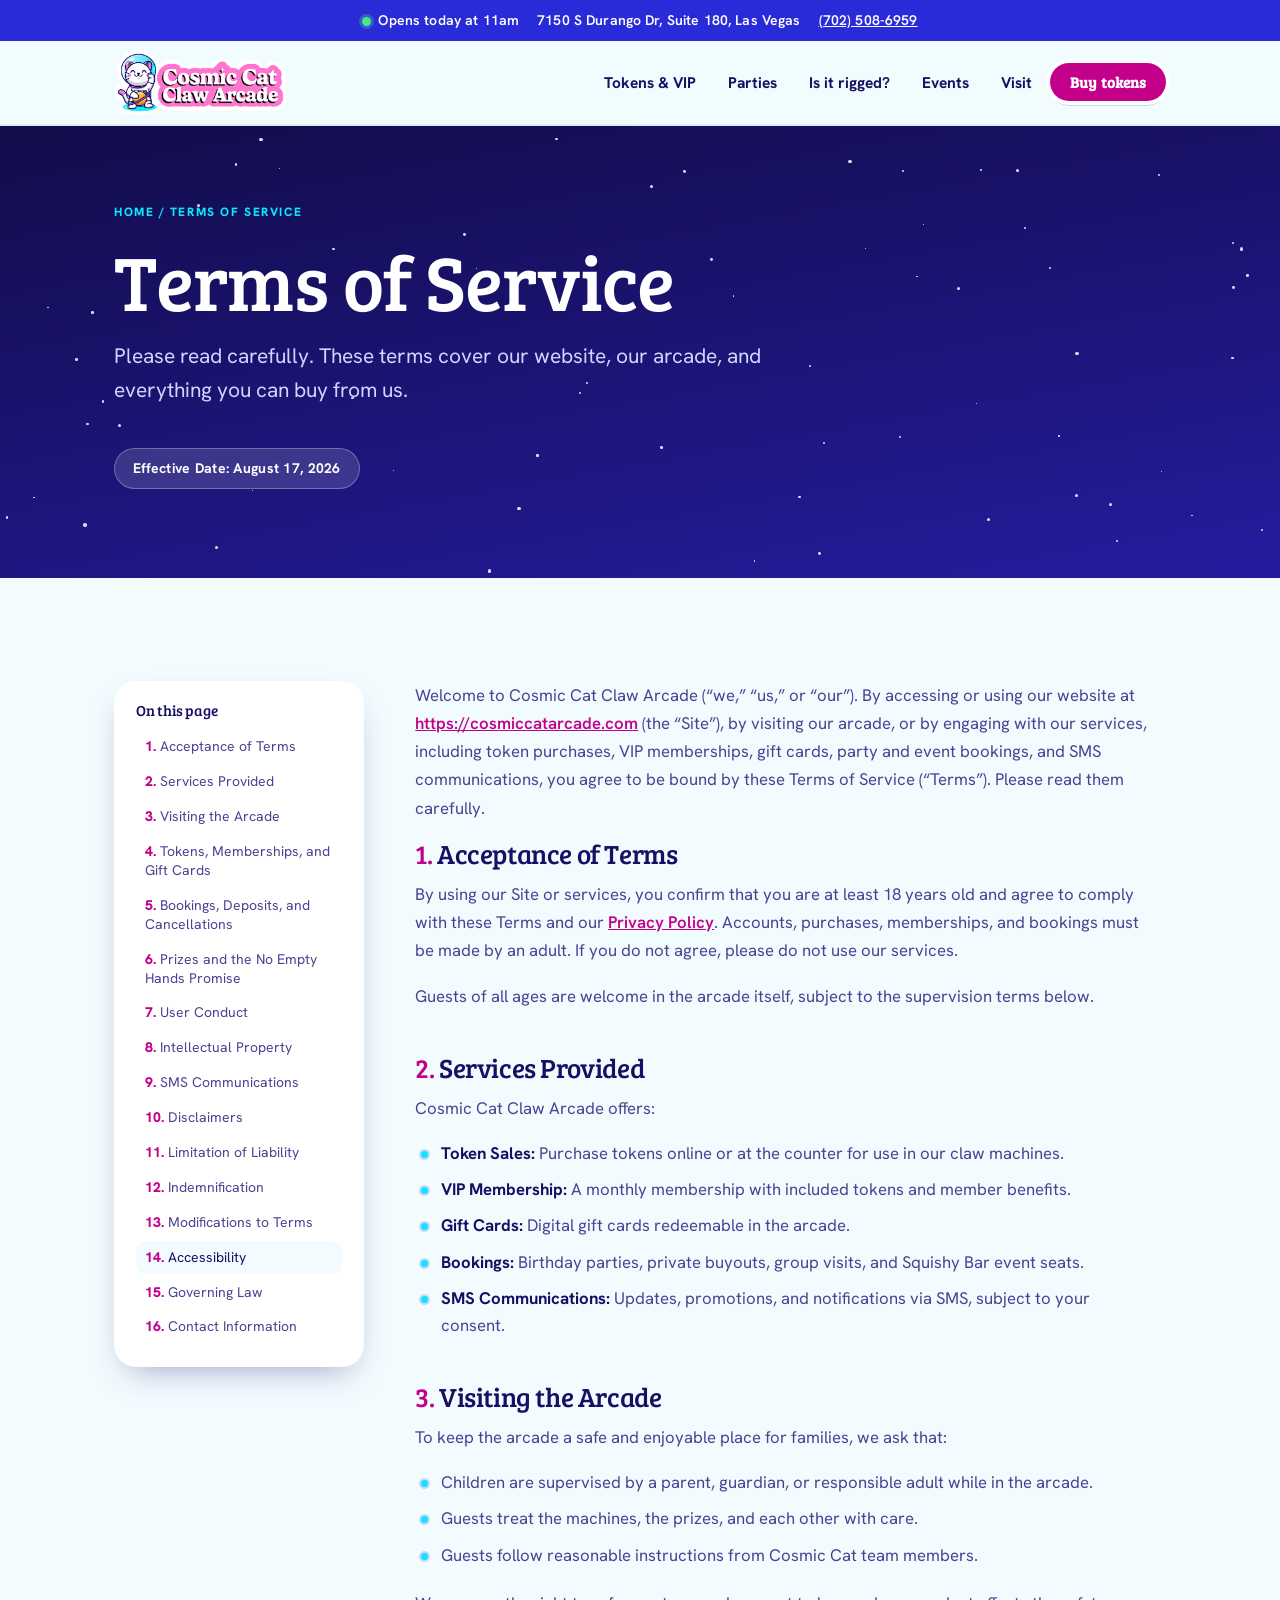
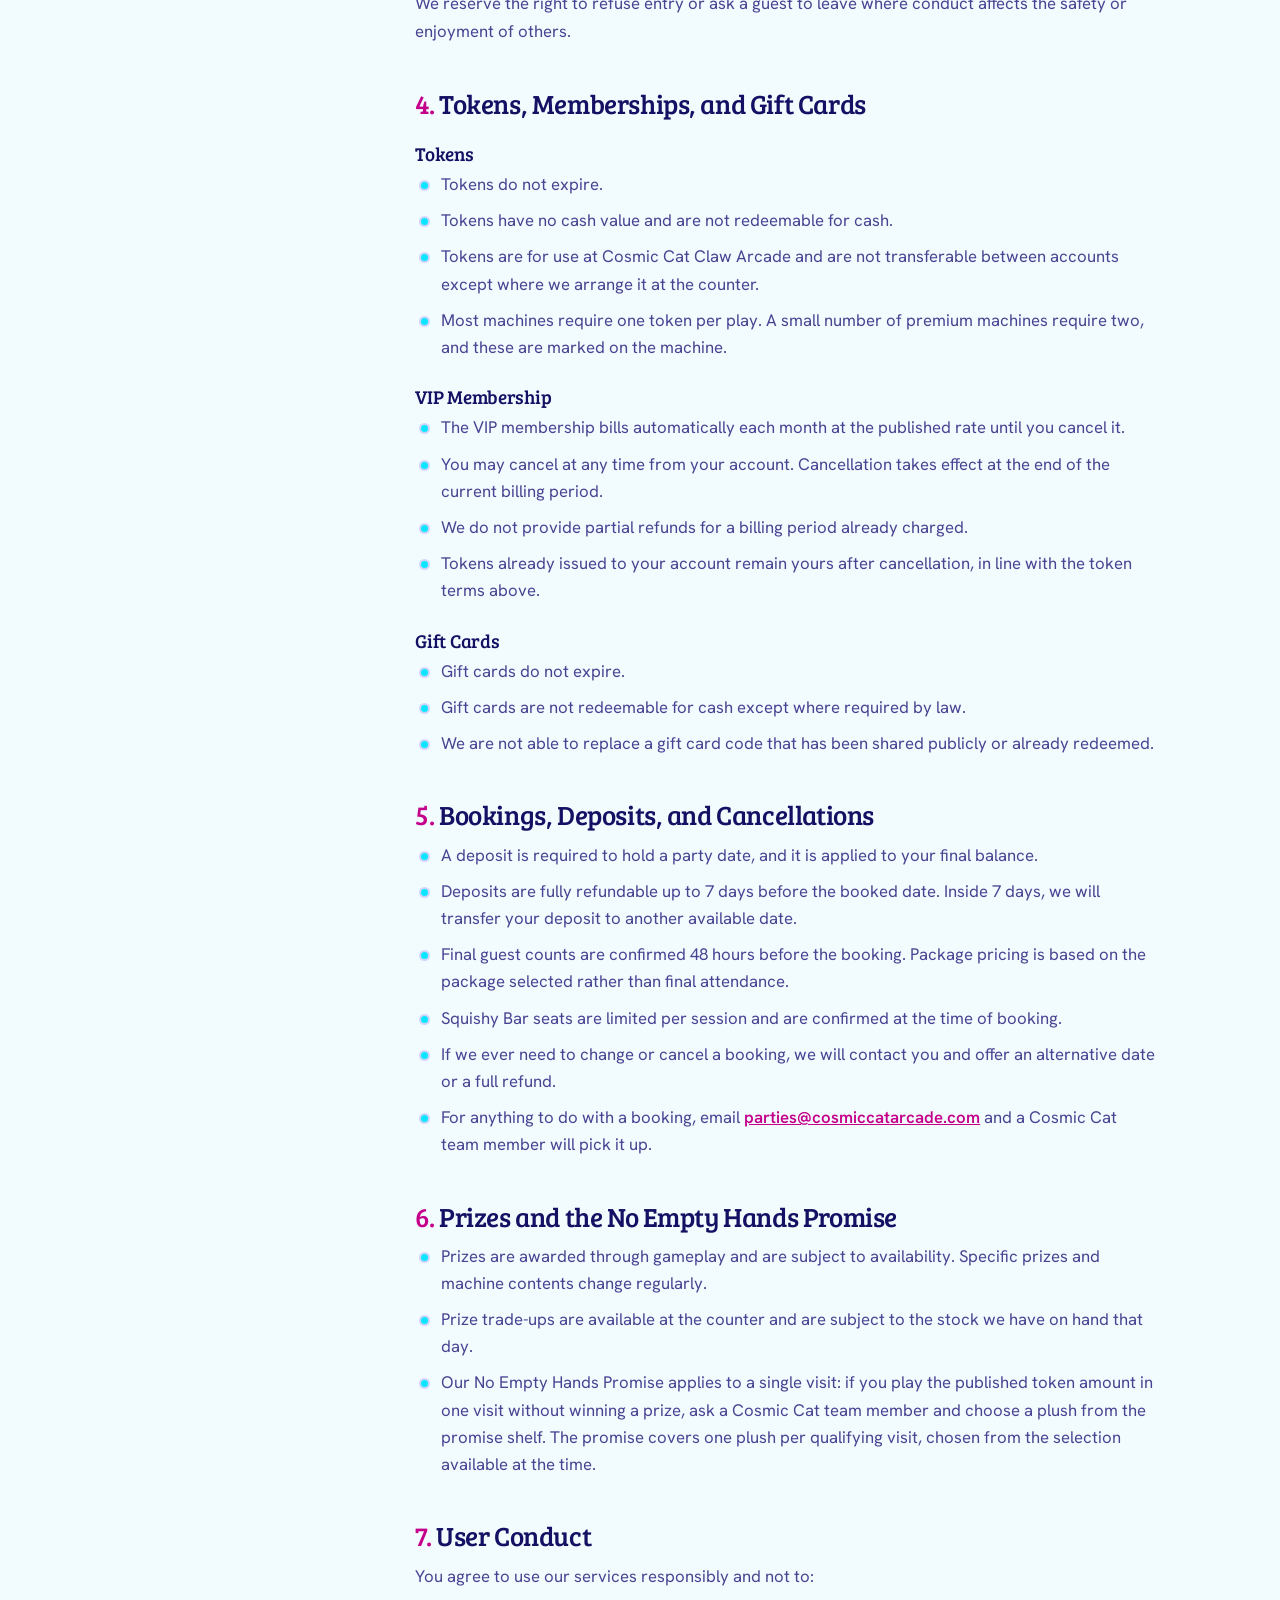
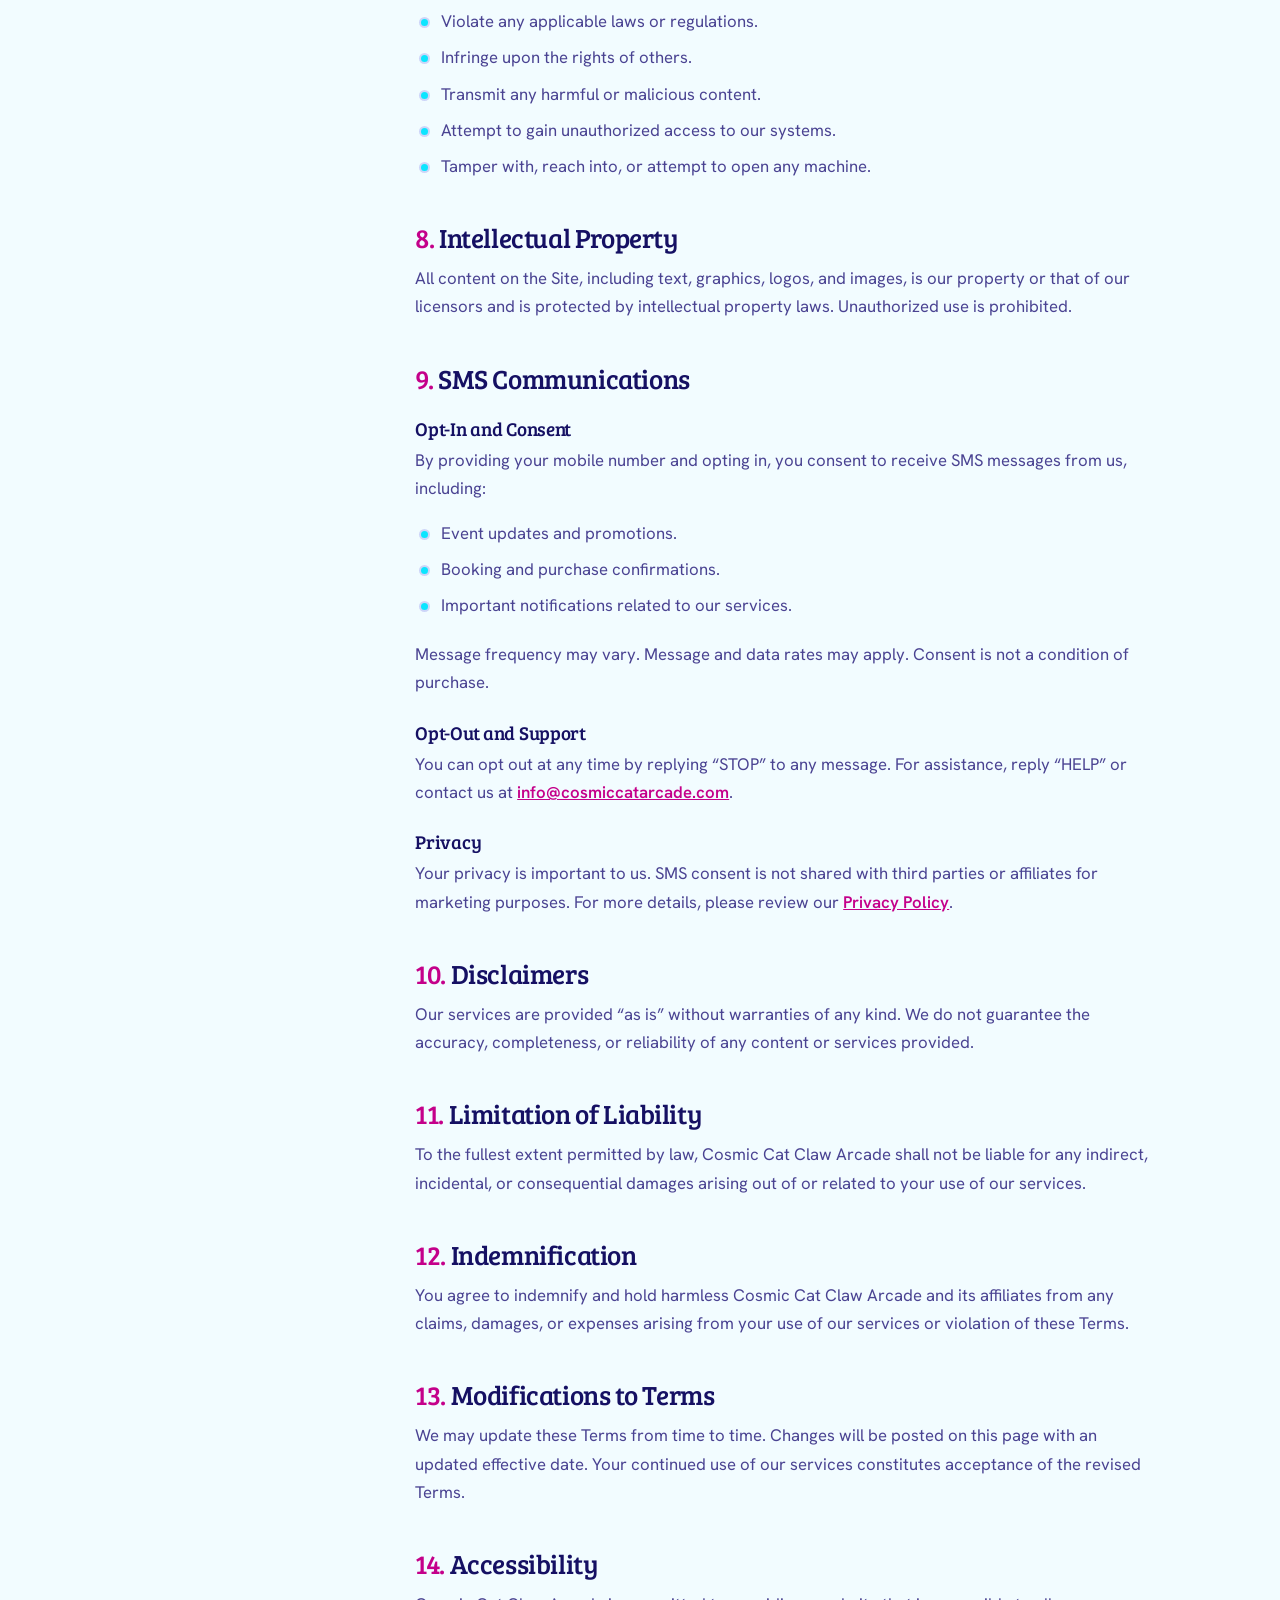
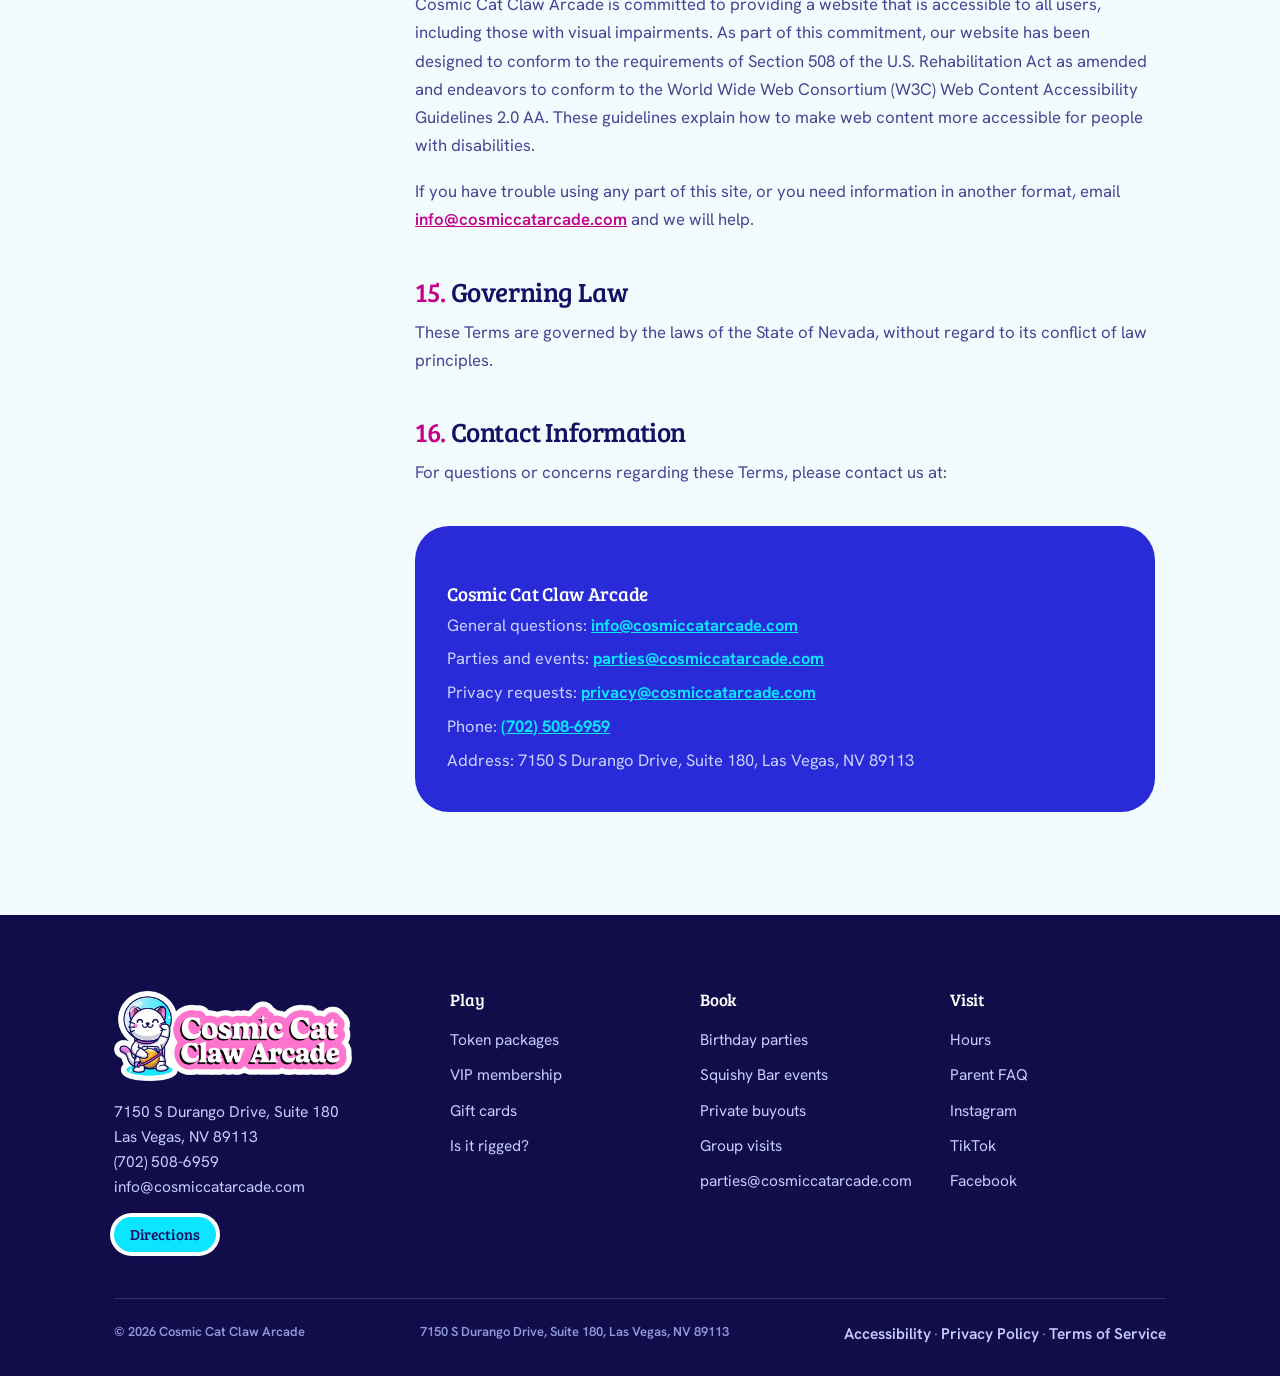
<file: terms-of-service.html>
<!DOCTYPE html>
<html lang="en">
<head>
<meta charset="utf-8">
<meta name="viewport" content="width=device-width, initial-scale=1">
<title>Terms of Service | Cosmic Cat Claw Arcade</title>
<meta name="description" content="Terms covering our website, our arcade, tokens, VIP membership, gift cards, bookings and prizes.">
<link rel="canonical" href="https://cosmiccatarcade.com/terms-of-service.html">
<meta property="og:title" content="Terms of Service | Cosmic Cat Claw Arcade">
<meta property="og:description" content="Terms covering our website, our arcade, tokens, VIP membership, gift cards, bookings and prizes.">
<meta property="og:type" content="website">
<meta property="og:url" content="https://cosmiccatarcade.com/terms-of-service.html">
<link rel="stylesheet" href="assets/styles.css">
<script src="https://elfsightcdn.com/platform.js" async></script>
</head>
<body class="page-terms">
<a class="skip" href="#main">Skip to content</a>
<div class="topbar"><div class="wrap">
  <span id="openNow"><span class="dot"></span>Open today 11:00am to 8:00pm</span>
  <span>7150 S Durango Dr, Suite 180, Las Vegas</span>
  <a href="tel:+17025086959">(702) 508-6959</a>
</div></div>

<header class="nav"><div class="wrap">
  <a class="brand" href="index.html" aria-label="Cosmic Cat Claw Arcade, home">
    <img src="assets/logo-nav.png" alt="Cosmic Cat Claw Arcade">
  </a>
  <button class="navtoggle" id="navToggle" aria-expanded="false" aria-controls="navlinks">Menu</button>
  <nav class="navlinks" id="navlinks">
    <a href="tokens-and-vip.html">Tokens &amp; VIP</a>
    <a href="parties.html">Parties</a>
    <a href="is-it-rigged.html">Is it rigged?</a>
    <a href="index.html#events">Events</a>
    <a href="index.html#visit">Visit</a>
    <a class="btn sm navbuy" href="tokens-and-vip.html">Buy tokens</a>
  </nav>
</div></header>

<main id="main">

  <section class="pagehead">
    <div class="stars" aria-hidden="true"></div>
    <div class="wrap">
      <p class="crumb">Home / Terms of Service</p>
      <h1>Terms of Service</h1>
      <p class="lede">Please read carefully. These terms cover our website, our arcade, and everything you can buy from us.</p>
      <span class="effective">Effective Date: August 17, 2026</span>
    </div>
  </section>

  <section>
    <div class="wrap">
      <div class="legal">
        <nav class="toc" aria-label="On this page"><h4>On this page</h4><ol data-toc="terms"></ol></nav>
        <div class="body">
          <p>Welcome to Cosmic Cat Claw Arcade (&ldquo;we,&rdquo; &ldquo;us,&rdquo; or &ldquo;our&rdquo;). By accessing or using our website at <a href="https://cosmiccatarcade.com">https://cosmiccatarcade.com</a> (the &ldquo;Site&rdquo;), by visiting our arcade, or by engaging with our services, including token purchases, VIP memberships, gift cards, party and event bookings, and SMS communications, you agree to be bound by these Terms of Service (&ldquo;Terms&rdquo;). Please read them carefully.</p>

          <h2>Acceptance of Terms</h2>
          <p>By using our Site or services, you confirm that you are at least 18 years old and agree to comply with these Terms and our <a href="privacy-policy.html">Privacy Policy</a>. Accounts, purchases, memberships, and bookings must be made by an adult. If you do not agree, please do not use our services.</p>
          <p>Guests of all ages are welcome in the arcade itself, subject to the supervision terms below.</p>

          <h2>Services Provided</h2>
          <p>Cosmic Cat Claw Arcade offers:</p>
          <ul>
            <li><b>Token Sales:</b> Purchase tokens online or at the counter for use in our claw machines.</li>
            <li><b>VIP Membership:</b> A monthly membership with included tokens and member benefits.</li>
            <li><b>Gift Cards:</b> Digital gift cards redeemable in the arcade.</li>
            <li><b>Bookings:</b> Birthday parties, private buyouts, group visits, and Squishy Bar event seats.</li>
            <li><b>SMS Communications:</b> Updates, promotions, and notifications via SMS, subject to your consent.</li>
          </ul>

          <h2>Visiting the Arcade</h2>
          <p>To keep the arcade a safe and enjoyable place for families, we ask that:</p>
          <ul>
            <li>Children are supervised by a parent, guardian, or responsible adult while in the arcade.</li>
            <li>Guests treat the machines, the prizes, and each other with care.</li>
            <li>Guests follow reasonable instructions from Cosmic Cat team members.</li>
          </ul>
          <p>We reserve the right to refuse entry or ask a guest to leave where conduct affects the safety or enjoyment of others.</p>

          <h2>Tokens, Memberships, and Gift Cards</h2>
          <h3>Tokens</h3>
          <ul>
            <li>Tokens do not expire.</li>
            <li>Tokens have no cash value and are not redeemable for cash.</li>
            <li>Tokens are for use at Cosmic Cat Claw Arcade and are not transferable between accounts except where we arrange it at the counter.</li>
            <li>Most machines require one token per play. A small number of premium machines require two, and these are marked on the machine.</li>
          </ul>
          <h3>VIP Membership</h3>
          <ul>
            <li>The VIP membership bills automatically each month at the published rate until you cancel it.</li>
            <li>You may cancel at any time from your account. Cancellation takes effect at the end of the current billing period.</li>
            <li>We do not provide partial refunds for a billing period already charged.</li>
            <li>Tokens already issued to your account remain yours after cancellation, in line with the token terms above.</li>
          </ul>
          <h3>Gift Cards</h3>
          <ul>
            <li>Gift cards do not expire.</li>
            <li>Gift cards are not redeemable for cash except where required by law.</li>
            <li>We are not able to replace a gift card code that has been shared publicly or already redeemed.</li>
          </ul>

          <h2>Bookings, Deposits, and Cancellations</h2>
          <ul>
            <li>A deposit is required to hold a party date, and it is applied to your final balance.</li>
            <li>Deposits are fully refundable up to 7 days before the booked date. Inside 7 days, we will transfer your deposit to another available date.</li>
            <li>Final guest counts are confirmed 48 hours before the booking. Package pricing is based on the package selected rather than final attendance.</li>
            <li>Squishy Bar seats are limited per session and are confirmed at the time of booking.</li>
            <li>If we ever need to change or cancel a booking, we will contact you and offer an alternative date or a full refund.</li>
            <li>For anything to do with a booking, email <a href="mailto:parties@cosmiccatarcade.com">parties@cosmiccatarcade.com</a> and a Cosmic Cat team member will pick it up.</li>
          </ul>

          <h2>Prizes and the No Empty Hands Promise</h2>
          <ul>
            <li>Prizes are awarded through gameplay and are subject to availability. Specific prizes and machine contents change regularly.</li>
            <li>Prize trade-ups are available at the counter and are subject to the stock we have on hand that day.</li>
            <li>Our No Empty Hands Promise applies to a single visit: if you play the published token amount in one visit without winning a prize, ask a Cosmic Cat team member and choose a plush from the promise shelf. The promise covers one plush per qualifying visit, chosen from the selection available at the time.</li>
          </ul>

          <h2>User Conduct</h2>
          <p>You agree to use our services responsibly and not to:</p>
          <ul>
            <li>Violate any applicable laws or regulations.</li>
            <li>Infringe upon the rights of others.</li>
            <li>Transmit any harmful or malicious content.</li>
            <li>Attempt to gain unauthorized access to our systems.</li>
            <li>Tamper with, reach into, or attempt to open any machine.</li>
          </ul>

          <h2>Intellectual Property</h2>
          <p>All content on the Site, including text, graphics, logos, and images, is our property or that of our licensors and is protected by intellectual property laws. Unauthorized use is prohibited.</p>

          <h2>SMS Communications</h2>
          <h3>Opt-In and Consent</h3>
          <p>By providing your mobile number and opting in, you consent to receive SMS messages from us, including:</p>
          <ul>
            <li>Event updates and promotions.</li>
            <li>Booking and purchase confirmations.</li>
            <li>Important notifications related to our services.</li>
          </ul>
          <p>Message frequency may vary. Message and data rates may apply. Consent is not a condition of purchase.</p>
          <h3>Opt-Out and Support</h3>
          <p>You can opt out at any time by replying &ldquo;STOP&rdquo; to any message. For assistance, reply &ldquo;HELP&rdquo; or contact us at <a href="mailto:info@cosmiccatarcade.com">info@cosmiccatarcade.com</a>.</p>
          <h3>Privacy</h3>
          <p>Your privacy is important to us. SMS consent is not shared with third parties or affiliates for marketing purposes. For more details, please review our <a href="privacy-policy.html">Privacy Policy</a>.</p>

          <h2>Disclaimers</h2>
          <p>Our services are provided &ldquo;as is&rdquo; without warranties of any kind. We do not guarantee the accuracy, completeness, or reliability of any content or services provided.</p>

          <h2>Limitation of Liability</h2>
          <p>To the fullest extent permitted by law, Cosmic Cat Claw Arcade shall not be liable for any indirect, incidental, or consequential damages arising out of or related to your use of our services.</p>

          <h2>Indemnification</h2>
          <p>You agree to indemnify and hold harmless Cosmic Cat Claw Arcade and its affiliates from any claims, damages, or expenses arising from your use of our services or violation of these Terms.</p>

          <h2>Modifications to Terms</h2>
          <p>We may update these Terms from time to time. Changes will be posted on this page with an updated effective date. Your continued use of our services constitutes acceptance of the revised Terms.</p>

          <h2>Accessibility</h2>
          <p>Cosmic Cat Claw Arcade is committed to providing a website that is accessible to all users, including those with visual impairments. As part of this commitment, our website has been designed to conform to the requirements of Section 508 of the U.S. Rehabilitation Act as amended and endeavors to conform to the World Wide Web Consortium (W3C) Web Content Accessibility Guidelines 2.0 AA. These guidelines explain how to make web content more accessible for people with disabilities.</p>
          <p>If you have trouble using any part of this site, or you need information in another format, email <a href="mailto:info@cosmiccatarcade.com">info@cosmiccatarcade.com</a> and we will help.</p>

          <h2>Governing Law</h2>
          <p>These Terms are governed by the laws of the State of Nevada, without regard to its conflict of law principles.</p>

          <h2>Contact Information</h2>
          <p>For questions or concerns regarding these Terms, please contact us at:</p>
          <div class="contactcard">
            <h3>Cosmic Cat Claw Arcade</h3>
            <p>General questions: <a href="mailto:info@cosmiccatarcade.com">info@cosmiccatarcade.com</a></p>
            <p>Parties and events: <a href="mailto:parties@cosmiccatarcade.com">parties@cosmiccatarcade.com</a></p>
            <p>Privacy requests: <a href="mailto:privacy@cosmiccatarcade.com">privacy@cosmiccatarcade.com</a></p>
            <p>Phone: <a href="tel:+17025086959">(702) 508-6959</a></p>
            <p>Address: 7150 S Durango Drive, Suite 180, Las Vegas, NV 89113</p>
          </div>
        </div>
      </div>
    </div>
  </section>
</main>

<footer>
  <div class="wrap">
    <div class="fgrid">
      <div>
        <img src="assets/logo-horizontal.png" alt="Cosmic Cat Claw Arcade" style="width:238px;margin-bottom:18px">
        <p style="font-size:15.5px;max-width:34ch;margin:0">7150 S Durango Drive, Suite 180<br>Las Vegas, NV 89113<br><a href="tel:+17025086959" style="display:inline;padding:0">(702) 508-6959</a><br><a href="mailto:info@cosmiccatarcade.com" style="display:inline;padding:0">info@cosmiccatarcade.com</a></p>
        <div class="pill-row">
          <a class="btn sm sky" href="https://maps.google.com/?cid=5947034445112203888" target="_blank" rel="noopener" style="padding:9px 16px">Directions</a>
        </div>
      </div>
      <div>
        <h4>Play</h4>
        <a href="tokens-and-vip.html">Token packages</a>
        <a href="tokens-and-vip.html">VIP membership</a>
        <a href="tokens-and-vip.html">Gift cards</a>
        <a href="is-it-rigged.html">Is it rigged?</a>
      </div>
      <div>
        <h4>Book</h4>
        <a href="parties.html">Birthday parties</a>
        <a href="parties.html">Squishy Bar events</a>
        <a href="parties.html">Private buyouts</a>
        <a href="parties.html">Group visits</a>
        <a href="mailto:parties@cosmiccatarcade.com">parties@cosmiccatarcade.com</a>
      </div>
      <div>
        <h4>Visit</h4>
        <a href="index.html#visit">Hours</a>
        <a href="index.html#parents">Parent FAQ</a>
        <a href="https://www.instagram.com/cosmiccatarcade" target="_blank" rel="noopener">Instagram</a>
        <a href="https://www.tiktok.com/@cosmiccatarcade" target="_blank" rel="noopener">TikTok</a>
        <a href="https://www.facebook.com/p/Cosmic-Cat-Claw-Arcade-61574497546992/" target="_blank" rel="noopener">Facebook</a>
      </div>
    </div>
    <div class="fbot">
      <span>&copy; 2026 Cosmic Cat Claw Arcade</span>
      <span>7150 S Durango Drive, Suite 180, Las Vegas, NV 89113</span>
      <span><a href="terms-of-service.html" style="display:inline;padding:0">Accessibility</a> &middot; <a href="privacy-policy.html" style="display:inline;padding:0">Privacy Policy</a> &middot; <a href="terms-of-service.html" style="display:inline;padding:0">Terms of Service</a></span>
    </div>
  </div>
</footer>
<script src="assets/app.js"></script>
</body>
</html>
</file>
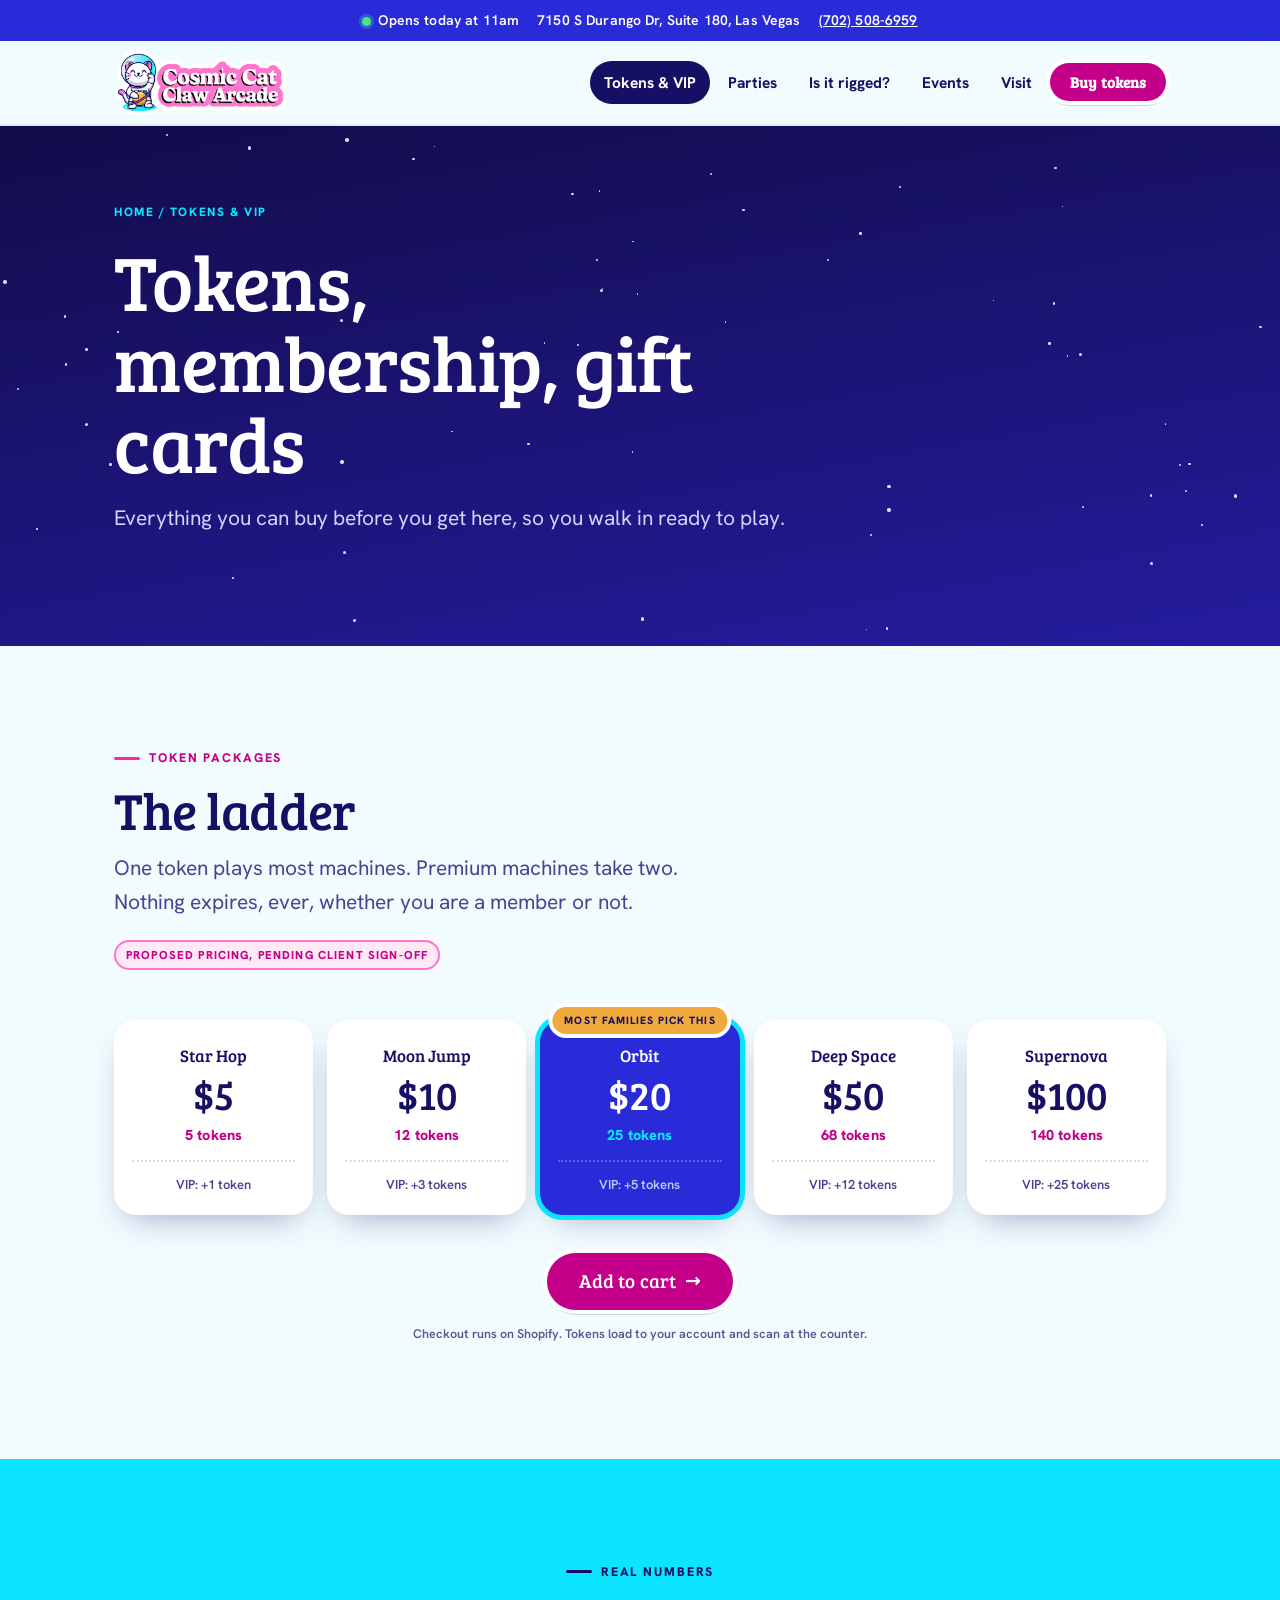
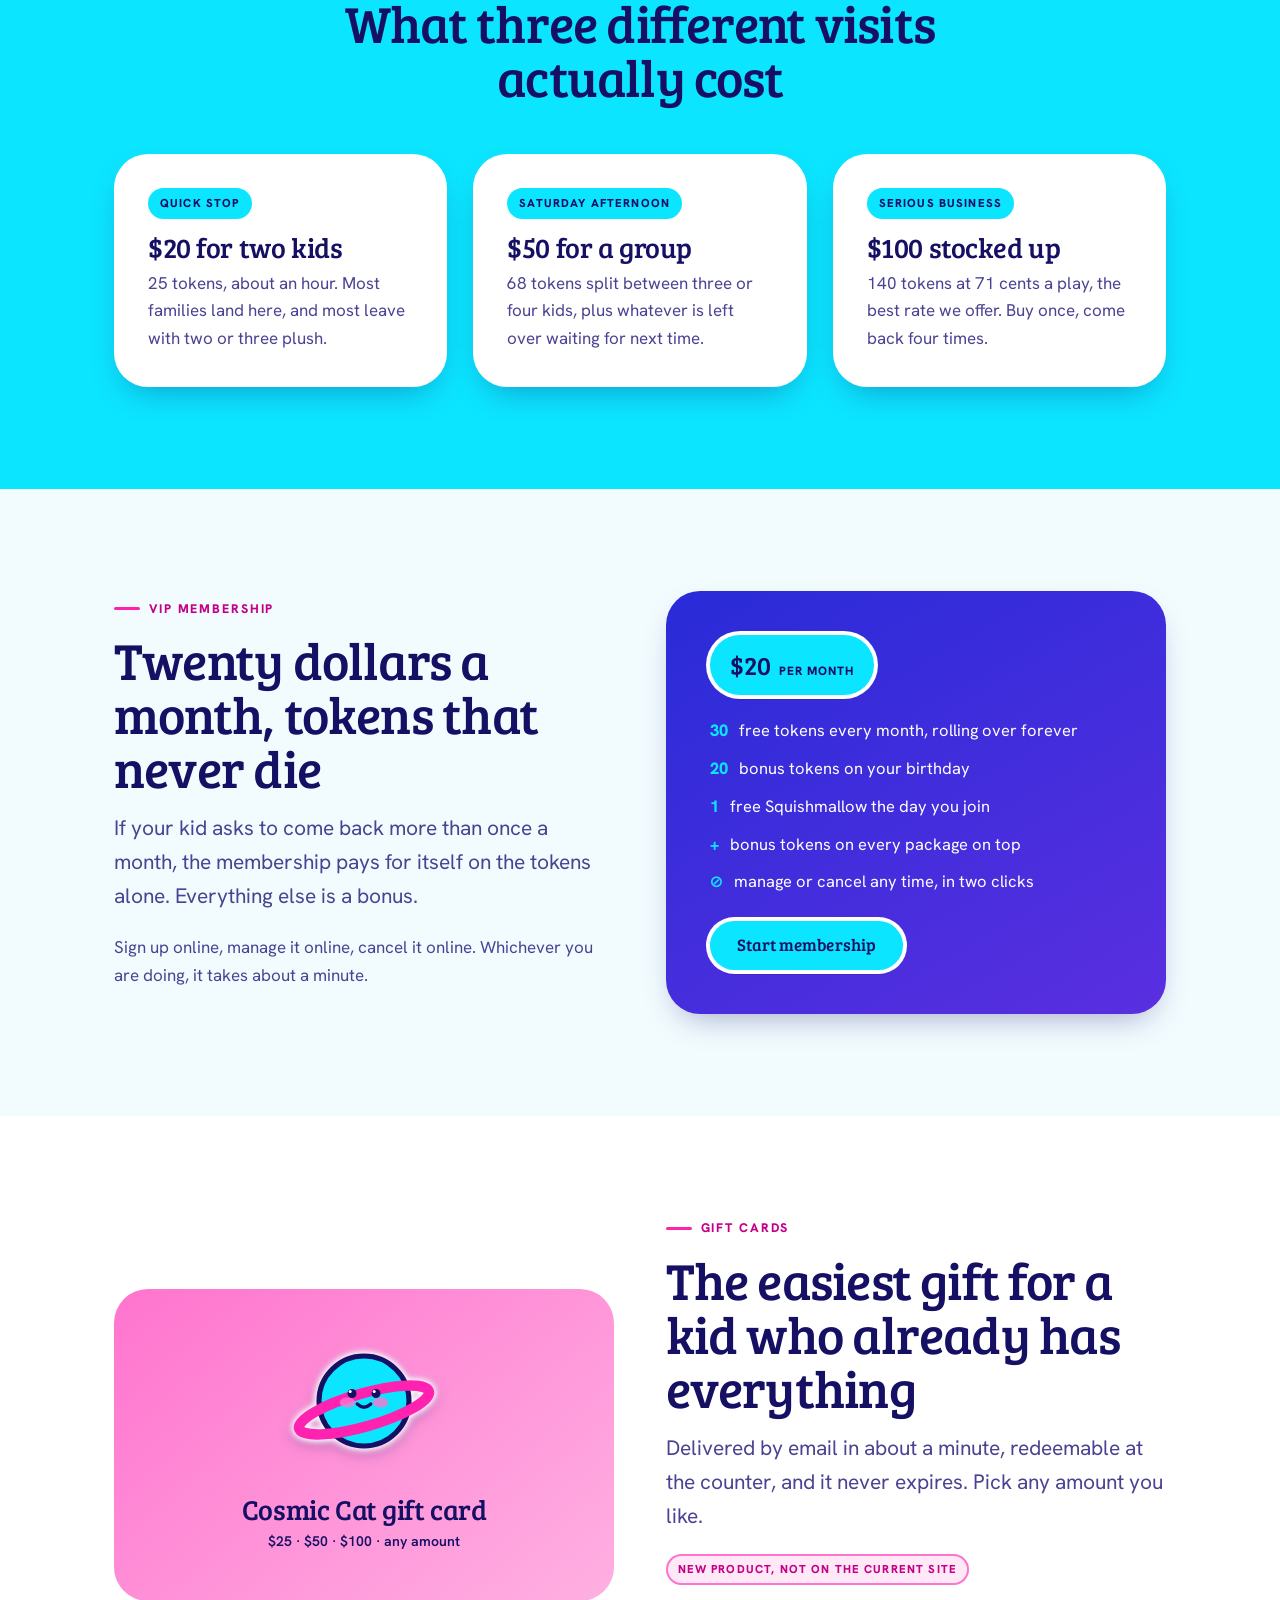
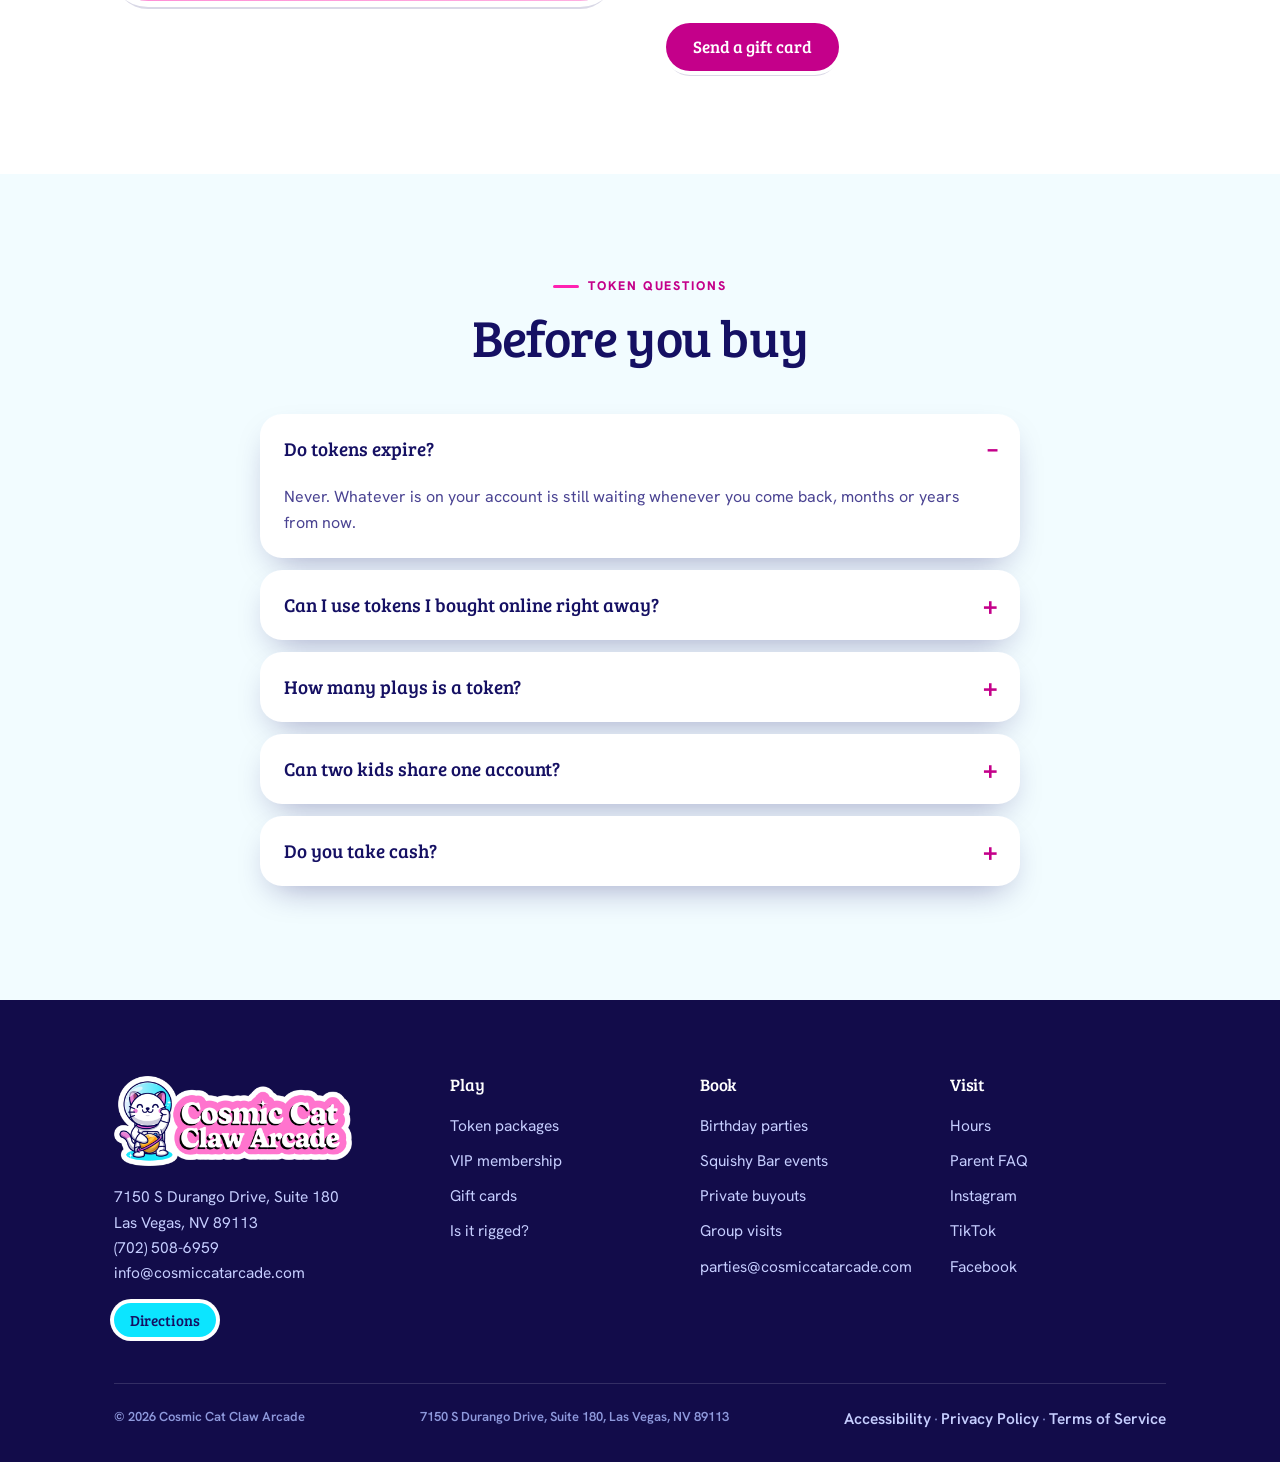
<file: tokens-and-vip.html>
<!DOCTYPE html>
<html lang="en">
<head>
<meta charset="utf-8">
<meta name="viewport" content="width=device-width, initial-scale=1">
<title>Tokens, VIP Membership and Gift Cards | Cosmic Cat Claw Arcade</title>
<meta name="description" content="Token packages, the monthly VIP membership and digital gift cards for Cosmic Cat Claw Arcade in Las Vegas. Tokens never expire.">
<link rel="canonical" href="https://cosmiccatarcade.com/tokens-and-vip.html">
<meta property="og:title" content="Tokens, VIP Membership and Gift Cards | Cosmic Cat Claw Arcade">
<meta property="og:description" content="Token packages, the monthly VIP membership and digital gift cards for Cosmic Cat Claw Arcade in Las Vegas. Tokens never expire.">
<meta property="og:type" content="website">
<meta property="og:url" content="https://cosmiccatarcade.com/tokens-and-vip.html">
<link rel="stylesheet" href="assets/styles.css">
<script src="https://elfsightcdn.com/platform.js" async></script>
</head>
<body class="page-pricing">
<a class="skip" href="#main">Skip to content</a>
<div class="topbar"><div class="wrap">
  <span id="openNow"><span class="dot"></span>Open today 11:00am to 8:00pm</span>
  <span>7150 S Durango Dr, Suite 180, Las Vegas</span>
  <a href="tel:+17025086959">(702) 508-6959</a>
</div></div>

<header class="nav"><div class="wrap">
  <a class="brand" href="index.html" aria-label="Cosmic Cat Claw Arcade, home">
    <img src="assets/logo-nav.png" alt="Cosmic Cat Claw Arcade">
  </a>
  <button class="navtoggle" id="navToggle" aria-expanded="false" aria-controls="navlinks">Menu</button>
  <nav class="navlinks" id="navlinks">
    <a href="tokens-and-vip.html">Tokens &amp; VIP</a>
    <a href="parties.html">Parties</a>
    <a href="is-it-rigged.html">Is it rigged?</a>
    <a href="index.html#events">Events</a>
    <a href="index.html#visit">Visit</a>
    <a class="btn sm navbuy" href="tokens-and-vip.html">Buy tokens</a>
  </nav>
</div></header>

<main id="main">

  <section class="pagehead">
    <div class="stars" aria-hidden="true"></div>
    <div class="wrap">
      <p class="crumb">Home / Tokens &amp; VIP</p>
      <h1>Tokens, membership, gift cards</h1>
      <p class="lede">Everything you can buy before you get here, so you walk in ready to play.</p>
    </div>
  </section>

  <section>
    <div class="wrap">
      <div class="head">
        <p class="eyebrow">Token packages</p>
        <h2>The ladder</h2>
        <p class="lede" style="margin-top:14px">One token plays most machines. Premium machines take two. Nothing expires, ever, whether you are a member or not.</p>
        <div class="pill-row"><span class="tag prop">Proposed pricing, pending client sign-off</span></div>
      </div>
      <div class="ladder">
        <div class="tier"><span class="nm">Star Hop</span><span class="pr">$5</span><span class="tk">5 tokens</span><div class="vip">VIP: +1 token</div></div>
        <div class="tier"><span class="nm">Moon Jump</span><span class="pr">$10</span><span class="tk">12 tokens</span><div class="vip">VIP: +3 tokens</div></div>
        <div class="tier best"><span class="flag">Most families pick this</span><span class="nm">Orbit</span><span class="pr">$20</span><span class="tk">25 tokens</span><div class="vip">VIP: +5 tokens</div></div>
        <div class="tier"><span class="nm">Deep Space</span><span class="pr">$50</span><span class="tk">68 tokens</span><div class="vip">VIP: +12 tokens</div></div>
        <div class="tier"><span class="nm">Supernova</span><span class="pr">$100</span><span class="tk">140 tokens</span><div class="vip">VIP: +25 tokens</div></div>
      </div>
      <div class="center mt"><a class="btn lg" href="#" onclick="return false">Add to cart <span class="arw">&rarr;</span></a>
        <p class="mono" style="font-size:12.5px;margin-top:14px;opacity:.7">Checkout runs on Shopify. Tokens load to your account and scan at the counter.</p>
      </div>
    </div>
  </section>

  <section class="band-sky">
    <div class="wrap">
      <div class="head center">
        <p class="eyebrow">Real numbers</p>
        <h2>What three different visits actually cost</h2>
      </div>
      <div class="grid g3">
        <div class="card">
          <span class="tag">Quick stop</span>
          <h3 style="margin:14px 0 8px">$20 for two kids</h3>
          <p style="color:var(--ink-soft);margin:0">25 tokens, about an hour. Most families land here, and most leave with two or three plush.</p>
        </div>
        <div class="card">
          <span class="tag">Saturday afternoon</span>
          <h3 style="margin:14px 0 8px">$50 for a group</h3>
          <p style="color:var(--ink-soft);margin:0">68 tokens split between three or four kids, plus whatever is left over waiting for next time.</p>
        </div>
        <div class="card">
          <span class="tag">Serious business</span>
          <h3 style="margin:14px 0 8px">$100 stocked up</h3>
          <p style="color:var(--ink-soft);margin:0">140 tokens at 71 cents a play, the best rate we offer. Buy once, come back four times.</p>
        </div>
      </div>
    </div>
  </section>

  <section>
    <div class="wrap">
      <div class="split">
        <div>
          <p class="eyebrow">VIP membership</p>
          <h2>Twenty dollars a month, tokens that never die</h2>
          <p class="lede" style="margin-top:16px">If your kid asks to come back more than once a month, the membership pays for itself on the tokens alone. Everything else is a bonus.</p>
          <p style="margin-top:16px;color:var(--ink-soft)">Sign up online, manage it online, cancel it online. Whichever you are doing, it takes about a minute.</p>
        </div>
        <div class="vipcard">
          <div class="pricepill">$20 <small>PER MONTH</small></div>
          <ul>
            <li><b>30</b><span>free tokens every month, rolling over forever</span></li>
            <li><b>20</b><span>bonus tokens on your birthday</span></li>
            <li><b>1</b><span>free Squishmallow the day you join</span></li>
            <li><b>+</b><span>bonus tokens on every package on top</span></li>
            <li><b>&#8856;</b><span>manage or cancel any time, in two clicks</span></li>
          </ul>
          <a class="btn sky" href="#" onclick="return false">Start membership</a>
        </div>
      </div>
    </div>
  </section>

  <section class="band-white">
    <div class="wrap">
      <div class="split" style="align-items:center">
        <div class="card out" style="background:linear-gradient(140deg,var(--pink),#FFB0E2);text-align:center">
          <div id="artGift"></div>
          <h3 style="margin-top:14px">Cosmic Cat gift card</h3>
          <p class="mono" style="font-size:14px;margin-top:6px">$25 &middot; $50 &middot; $100 &middot; any amount</p>
        </div>
        <div>
          <p class="eyebrow">Gift cards</p>
          <h2>The easiest gift for a kid who already has everything</h2>
          <p class="lede" style="margin-top:16px">Delivered by email in about a minute, redeemable at the counter, and it never expires. Pick any amount you like.</p>
          <div class="pill-row"><span class="tag prop">New product, not on the current site</span></div>
          <div class="mt"><a class="btn" href="#" onclick="return false">Send a gift card</a></div>
        </div>
      </div>
    </div>
  </section>

  <section>
    <div class="wrap">
      <div class="head center"><p class="eyebrow">Token questions</p><h2>Before you buy</h2></div>
      <div class="faq" style="max-width:760px;margin:0 auto">
        <details open><summary>Do tokens expire?</summary><div class="ans"><p>Never. Whatever is on your account is still waiting whenever you come back, months or years from now.</p></div></details>
        <details><summary>Can I use tokens I bought online right away?</summary><div class="ans"><p>Yes. Buy them from the car in the parking lot if you want. They load to your account and the counter scans your phone.</p></div></details>
        <details><summary>How many plays is a token?</summary><div class="ans"><p>One play on most machines, two on a small number of premium machines. Those are marked right on the glass so you always know before you play.</p></div></details>
        <details><summary>Can two kids share one account?</summary><div class="ans"><p>Yes, and most families do exactly that. One parent account, everybody plays off it.</p></div></details>
        <details><summary>Do you take cash?</summary><div class="ans"><p>Yes, at the counter. Online is card only.</p></div></details>
      </div>
    </div>
  </section>
</main>

<footer>
  <div class="wrap">
    <div class="fgrid">
      <div>
        <img src="assets/logo-horizontal.png" alt="Cosmic Cat Claw Arcade" style="width:238px;margin-bottom:18px">
        <p style="font-size:15.5px;max-width:34ch;margin:0">7150 S Durango Drive, Suite 180<br>Las Vegas, NV 89113<br><a href="tel:+17025086959" style="display:inline;padding:0">(702) 508-6959</a><br><a href="mailto:info@cosmiccatarcade.com" style="display:inline;padding:0">info@cosmiccatarcade.com</a></p>
        <div class="pill-row">
          <a class="btn sm sky" href="https://maps.google.com/?cid=5947034445112203888" target="_blank" rel="noopener" style="padding:9px 16px">Directions</a>
        </div>
      </div>
      <div>
        <h4>Play</h4>
        <a href="tokens-and-vip.html">Token packages</a>
        <a href="tokens-and-vip.html">VIP membership</a>
        <a href="tokens-and-vip.html">Gift cards</a>
        <a href="is-it-rigged.html">Is it rigged?</a>
      </div>
      <div>
        <h4>Book</h4>
        <a href="parties.html">Birthday parties</a>
        <a href="parties.html">Squishy Bar events</a>
        <a href="parties.html">Private buyouts</a>
        <a href="parties.html">Group visits</a>
        <a href="mailto:parties@cosmiccatarcade.com">parties@cosmiccatarcade.com</a>
      </div>
      <div>
        <h4>Visit</h4>
        <a href="index.html#visit">Hours</a>
        <a href="index.html#parents">Parent FAQ</a>
        <a href="https://www.instagram.com/cosmiccatarcade" target="_blank" rel="noopener">Instagram</a>
        <a href="https://www.tiktok.com/@cosmiccatarcade" target="_blank" rel="noopener">TikTok</a>
        <a href="https://www.facebook.com/p/Cosmic-Cat-Claw-Arcade-61574497546992/" target="_blank" rel="noopener">Facebook</a>
      </div>
    </div>
    <div class="fbot">
      <span>&copy; 2026 Cosmic Cat Claw Arcade</span>
      <span>7150 S Durango Drive, Suite 180, Las Vegas, NV 89113</span>
      <span><a href="terms-of-service.html" style="display:inline;padding:0">Accessibility</a> &middot; <a href="privacy-policy.html" style="display:inline;padding:0">Privacy Policy</a> &middot; <a href="terms-of-service.html" style="display:inline;padding:0">Terms of Service</a></span>
    </div>
  </div>
</footer>
<script src="assets/app.js"></script>
</body>
</html>
</file>
<file: assets/styles.css>
@font-face{font-family:'Bree Serif';font-style:normal;font-weight:400;font-display:swap;src:url([data-uri]) format('woff2')}
@font-face{font-family:'Hanken Grotesk';font-style:normal;font-weight:400;font-display:swap;src:url([data-uri]) format('woff2')}
@font-face{font-family:'Hanken Grotesk';font-style:normal;font-weight:500;font-display:swap;src:url([data-uri]) format('woff2')}
@font-face{font-family:'Hanken Grotesk';font-style:normal;font-weight:600;font-display:swap;src:url([data-uri]) format('woff2')}
@font-face{font-family:'Hanken Grotesk';font-style:normal;font-weight:700;font-display:swap;src:url([data-uri]) format('woff2')}
@font-face{font-family:'Hanken Grotesk';font-style:normal;font-weight:800;font-display:swap;src:url([data-uri]) format('woff2')}
@font-face{font-family:'DM Mono';font-style:normal;font-weight:400;font-display:swap;src:url([data-uri]) format('woff2')}
@font-face{font-family:'DM Mono';font-style:normal;font-weight:500;font-display:swap;src:url([data-uri]) format('woff2')}
/* ============================================================
   COSMIC CAT CLAW ARCADE — design system
   Palette locked to 2025 brand style guide.
   Display face is Bree Serif, the closest free web stand-in for
   Gelica Semi Bold. License Gelica before launch and swap --font-display.
   ============================================================ */
:root{
  /* brand, from the style guide */
  --sky:#0CE5FF;
  --sky-2:#5BD2F7;
  --deep:#292BD8;
  --pink:#FF74CE;
  --magenta:#FF22B1;
  /* derived, for contrast and depth */
  --ink:#151063;
  --ink-soft:#4A4392;
  --magenta-deep:#C4008A;
  --magenta-hover:#DB009C;   /* brighter on hover, still 4.67:1 with white */
  --deep-2:#1A1AA8;
  --space:#120C4A;
  --gold:#F0A93C;
  --paper:#F2FCFF;
  --white:#fff;

  --font-display:"Bree Serif",Georgia,serif;
  --font-body:"Hanken Grotesk",system-ui,-apple-system,sans-serif;
  --font-mono:var(--font-body);                      /* label face: same family, tracked + bold */
  --font-machine:"DM Mono",ui-monospace,monospace;   /* cabinet readouts only */

  --r-sm:14px; --r-md:22px; --r-lg:34px; --r-pill:999px;
  --sticker:0 0 0 6px #fff, 0 8px 0 0 rgba(21,16,99,.16);
  --sticker-sm:0 0 0 4px #fff, 0 5px 0 0 rgba(21,16,99,.16);
  --lift:0 14px 34px -14px rgba(21,16,99,.4);
  --pad:clamp(20px,5vw,64px);
  --maxw:1180px;
}
*{box-sizing:border-box}
html{scroll-behavior:smooth}
body{
  margin:0; background:var(--paper); color:var(--ink);
  font-family:var(--font-body); font-size:17px; line-height:1.62;
  -webkit-font-smoothing:antialiased;
}
img{max-width:100%;display:block}
a{color:inherit}
h1,h2,h3,h4{font-family:var(--font-display);font-weight:400;line-height:1.04;letter-spacing:-.015em;margin:0}
h1{font-size:clamp(38px,6.6vw,78px)}
h2{font-size:clamp(30px,4.4vw,52px)}
h3{font-size:clamp(21px,2.3vw,28px)}
p{margin:0 0 1em}
.wrap{max-width:var(--maxw);margin:0 auto;padding:0 var(--pad)}
.eyebrow{
  font-family:var(--font-mono);font-weight:800;font-size:12.5px;letter-spacing:.15em;
  text-transform:uppercase;color:var(--magenta-deep);margin:0 0 14px;
  display:flex;align-items:center;gap:9px;
}
.eyebrow::before{content:"";width:26px;height:3px;border-radius:2px;background:var(--magenta);display:block}
.eyebrow.on-dark{color:var(--sky)}
.band-sky .eyebrow,.band-pink .eyebrow,.promise .eyebrow{color:var(--ink)}
.band-sky .eyebrow::before,.band-pink .eyebrow::before,.promise .eyebrow::before{background:var(--ink)}
.eyebrow.on-dark::before{background:var(--sky)}
.lede{font-size:clamp(17px,1.9vw,21px);color:var(--ink-soft);max-width:56ch}
.on-dark .lede,.dark .lede{color:#C9D3FF}

/* ---------- sticker components ---------- */
.btn{
  display:inline-flex;align-items:center;gap:9px;
  font-family:var(--font-display);font-size:17px;letter-spacing:.005em;
  padding:15px 27px;border-radius:var(--r-pill);border:0;cursor:pointer;
  text-decoration:none;background:var(--magenta-deep);color:#fff;
  box-shadow:var(--sticker-sm);transition:transform .16s cubic-bezier(.3,1.4,.5,1),box-shadow .16s;
  line-height:1.1;
}
.btn:hover{transform:translateY(-3px) rotate(-1deg)}
/* only the default magenta button brightens; ghost, sky and deep keep their own colour */
.btn:not(.ghost):not(.sky):not(.deep):hover{background:var(--magenta-hover)}
.btn:active{transform:translateY(0)}
.btn.ghost{background:#fff;color:var(--ink)}
.btn.sky{background:var(--sky);color:var(--ink)}
.btn.deep{background:var(--deep);color:#fff}
.btn.sm{font-size:15px;padding:11px 20px}
.btn.lg{font-size:19px;padding:18px 32px}
.btn .arw{font-family:var(--font-body);font-weight:700}

.card{
  background:#fff;border-radius:var(--r-lg);padding:clamp(22px,3vw,34px);
  box-shadow:var(--lift);position:relative;color:var(--ink);
}
.card h2,.card h3,.card h4,.prod h3{color:var(--ink)}
.card.out{box-shadow:var(--sticker)}

.tag{
  display:inline-block;font-family:var(--font-mono);font-weight:800;font-size:11.5px;letter-spacing:.1em;
  text-transform:uppercase;padding:6px 12px;border-radius:var(--r-pill);
  background:var(--sky);color:var(--ink);
}
.tag.pink{background:var(--pink)}
.tag.gold{background:var(--gold)}
.tag.prop{background:#FFE9F7;color:var(--magenta-deep);box-shadow:inset 0 0 0 2px var(--pink)}

section{padding:clamp(56px,8vw,104px) 0;position:relative}
.band-sky{background:var(--sky)}
.band-pink{background:var(--pink)}
.band-white{background:#fff}
.band-space{background:var(--space);color:#fff}
.band-space h2,.band-space h3{color:#fff}
/* light surfaces sitting on a dark band keep the ink colour (beats .band-space h3) */
.band-space .card,.band-space .step,.band-space .faq,.band-space .prod{color:var(--ink)}
.band-space .card h2,.band-space .card h3,.band-space .card h4,
.band-space .step h2,.band-space .step h3,
.band-space .prod h2,.band-space .prod h3,
.band-space .faq summary,.band-space .faq h3{color:var(--ink)}

/* wavy divider between bands */
.wave{display:block;width:100%;height:clamp(28px,4vw,56px)}

/* ---------- top bar + nav ---------- */
.topbar{
  background:var(--deep);color:#fff;font-size:14px;
  font-family:var(--font-body);font-weight:600;letter-spacing:.01em;
}
.topbar .wrap{display:flex;gap:18px;align-items:center;justify-content:center;
  padding-top:9px;padding-bottom:9px;flex-wrap:wrap;text-align:center}
.topbar a{color:#fff}
.dot{width:9px;height:9px;border-radius:50%;background:#4BE38C;display:inline-block;
  box-shadow:0 0 0 3px rgba(75,227,140,.28);margin-right:7px;vertical-align:-1px}
.dot.shut{background:#FF8FA8;box-shadow:0 0 0 3px rgba(255,143,168,.28)}

.nav{position:sticky;top:0;z-index:60;padding:9px 0;background:rgba(242,252,255,.86);
  backdrop-filter:blur(12px);border-bottom:2px solid rgba(21,16,99,.07)}
.nav .wrap{display:flex;align-items:center;gap:16px}
.brand{display:flex;align-items:center;text-decoration:none;flex:0 0 auto}
.brand img{width:clamp(150px,13.5vw,190px);height:auto;object-fit:contain;
  transition:transform .18s cubic-bezier(.3,1.4,.5,1)}
.brand:hover img{transform:rotate(-1.5deg) scale(1.03)}
@media (max-width:400px){.brand img{width:132px}}
.navlinks{display:flex;gap:4px;margin-left:auto;align-items:center}
.navlinks a{
  text-decoration:none;font-weight:650;font-size:15.5px;padding:9px 14px;
  border-radius:var(--r-pill);transition:background .15s,color .15s;
}
/* the CTA keeps its own button styling; these two are for the plain text links only */
.navlinks a:not(.btn):hover{background:#fff}
.navlinks a:not(.btn).on{background:var(--ink);color:#fff}
.navtoggle{display:none;margin-left:auto;background:#fff;border:0;border-radius:var(--r-pill);
  padding:11px 17px;font-family:var(--font-display);font-size:16px;cursor:pointer;box-shadow:var(--sticker-sm)}

/* ---------- hero ---------- */
.hero{
  background:
    radial-gradient(1000px 560px at 78% 8%, rgba(41,43,216,.75), transparent 62%),
    radial-gradient(760px 480px at 8% 92%, rgba(255,34,177,.34), transparent 60%),
    linear-gradient(178deg,var(--space) 0%,#1B1580 58%,#2422A6 100%);
  color:#fff;position:relative;overflow:hidden;padding:clamp(34px,5vw,60px) 0 clamp(60px,8vw,96px);
}
.stars{position:absolute;inset:0;pointer-events:none}
.stars i{position:absolute;background:#fff;border-radius:50%;opacity:.85;
  animation:tw 3.6s ease-in-out infinite}
@keyframes tw{0%,100%{opacity:.2;transform:scale(.7)}50%{opacity:1;transform:scale(1)}}
.hero .wrap{position:relative;z-index:2}
.herogrid{display:grid;grid-template-columns:1.04fr .96fr;gap:clamp(28px,4vw,56px);align-items:center}
.hero h1{color:#fff;text-wrap:balance}
.hero h1 em{font-style:normal;color:var(--sky);display:block}
.hero .lede{color:#CDD6FF;font-size:clamp(17px,1.8vw,20px);margin-top:20px}
.band-space .lede{color:#C9D3FF}
.herocta{display:flex;gap:12px;flex-wrap:wrap;margin-top:28px}
.herostats{display:grid;grid-template-columns:repeat(4,auto);gap:14px 30px;margin-top:32px;padding-top:26px;
  border-top:1px solid rgba(255,255,255,.18);justify-content:start}
.herostats div{min-width:0}
.herostats b{font-family:var(--font-display);font-size:27px;color:var(--sky);display:block;line-height:1}
.herostats span{font-family:var(--font-mono);font-weight:700;font-size:12px;letter-spacing:.1em;
  text-transform:uppercase;color:#A8B4F0}

/* ---------- the claw machine (signature) ---------- */
.machine{width:100%;max-width:430px;margin:0 auto;position:relative}
.cabinet{
  position:relative;border-radius:30px 30px 22px 22px;
  background:linear-gradient(#FF4FBE,#C4008A);
  padding:12px 12px 0;box-shadow:0 26px 60px -18px rgba(0,0,0,.6), inset 0 -6px 0 rgba(0,0,0,.18);
}
.marquee{
  background:var(--deep);border-radius:20px;padding:11px 14px;text-align:center;
  font-family:var(--font-display);color:#fff;font-size:16px;letter-spacing:.02em;
  box-shadow:inset 0 0 0 3px rgba(255,255,255,.25);
  display:flex;align-items:center;justify-content:center;gap:9px;
}
.marquee .bulb{width:8px;height:8px;border-radius:50%;background:var(--sky);
  box-shadow:0 0 9px var(--sky);animation:bulb 1.5s infinite}
.marquee .bulb:nth-child(3){animation-delay:.75s;background:var(--gold);box-shadow:0 0 9px var(--gold)}
@keyframes bulb{0%,100%{opacity:.35}50%{opacity:1}}
.glass{
  position:relative;margin-top:11px;height:322px;border-radius:16px;overflow:hidden;
  background:linear-gradient(170deg,#BFF4FF, #7FE4FF 52%, #4FD2F7);
  box-shadow:inset 0 0 0 4px rgba(255,255,255,.55), inset 0 -30px 40px -20px rgba(41,43,216,.4);
}
.glass::after{
  content:"";position:absolute;inset:0;pointer-events:none;z-index:40;
  background:linear-gradient(112deg,rgba(255,255,255,.42) 0 15%,transparent 16% 42%,rgba(255,255,255,.18) 43% 49%,transparent 50%);
}
.rail{position:absolute;top:13px;left:8px;right:8px;height:7px;border-radius:4px;z-index:20;
  background:linear-gradient(rgba(21,16,99,.34),rgba(21,16,99,.16))}
.claw-rig{position:absolute;top:13px;left:0;width:74px;z-index:30;transform:translateX(28px)}
.claw-rig.travel{transition:transform 1s cubic-bezier(.42,0,.2,1)}
.carriage{width:34px;height:9px;border-radius:4px;background:#151063;margin:0 auto -2px;
  box-shadow:0 2px 0 rgba(0,0,0,.2)}
.swing{position:relative;transform-origin:37px 4px;transition:transform .5s cubic-bezier(.3,1.5,.5,1)}
.cable{width:4px;height:0;background:linear-gradient(90deg,rgba(21,16,99,.35),rgba(21,16,99,.6),rgba(21,16,99,.35));
  margin:0 auto;border-radius:3px;transition:height .78s cubic-bezier(.45,0,.25,1)}
.claw{width:74px;margin-top:-2px;display:block;position:relative;z-index:2}
#prongL,#prongR{transition:transform .19s cubic-bezier(.3,1.6,.5,1)}
#prongL{transform-origin:30px 14px}
#prongR{transform-origin:44px 14px}
.claw-rig.grip #prongL{transform:rotate(19deg)}
.claw-rig.grip #prongR{transform:rotate(-19deg)}
.pile{position:absolute;left:0;right:0;bottom:0;height:186px;z-index:10}
.pile::before{content:"";position:absolute;left:-6%;right:-6%;bottom:-46px;height:110px;border-radius:50%;
  background:rgba(41,43,216,.14)}
.pile .pz{position:absolute;width:66px;transition:opacity .18s,transform .3s}
.pile .pz.taken{opacity:0}
.held{position:absolute;left:37px;top:34px;width:56px;margin-left:-28px;opacity:0;z-index:1;
  transform-origin:50% -34px;transition:opacity .16s}
.held.lift{transition:opacity .16s, top .78s cubic-bezier(.45,0,.25,1)}
.claw{position:relative;z-index:2}
.held.on{opacity:1}
.held.sway{animation:heldsway 1.4s ease-in-out}
@keyframes heldsway{0%{transform:rotate(0)}25%{transform:rotate(7deg)}55%{transform:rotate(-5deg)}
  80%{transform:rotate(2deg)}100%{transform:rotate(0)}}

/* control panel */
.panel{display:flex;align-items:center;gap:14px;padding:12px 6px 0}
.stick{width:44px;height:38px;position:relative;flex:0 0 auto}
.stick .base{position:absolute;bottom:0;left:4px;width:36px;height:13px;border-radius:50%;
  background:rgba(21,16,99,.55)}
.stick .rod{position:absolute;bottom:8px;left:20px;width:5px;height:20px;border-radius:3px;
  background:#151063;transform-origin:bottom center;transition:transform .5s cubic-bezier(.3,1.4,.5,1)}
.stick .ball{position:absolute;bottom:24px;left:12px;width:20px;height:20px;border-radius:50%;
  background:radial-gradient(circle at 34% 30%,#fff,var(--sky) 45%,#0B9CC4);
  transition:transform .5s cubic-bezier(.3,1.4,.5,1)}
.machine.lean-r .stick .rod{transform:rotate(20deg)}
.machine.lean-r .stick .ball{transform:translateX(7px) translateY(-2px)}
.machine.lean-l .stick .rod{transform:rotate(-20deg)}
.machine.lean-l .stick .ball{transform:translateX(-7px) translateY(-2px)}
.gobtn{
  flex:0 0 auto;width:52px;height:52px;border-radius:50%;border:0;cursor:pointer;
  background:radial-gradient(circle at 36% 30%,#FFE27A,var(--gold) 45%,#B96F00);
  box-shadow:0 5px 0 #8A5200, 0 0 0 4px rgba(255,255,255,.35), 0 0 20px rgba(240,169,60,.5);
  font-family:var(--font-display);font-size:13px;letter-spacing:.03em;color:#5A3400;
  transition:transform .1s,box-shadow .1s;
}
.gobtn:hover{transform:translateY(-2px)}
.gobtn.press{transform:translateY(5px);box-shadow:0 0 0 #8A5200, 0 0 0 4px rgba(255,255,255,.35)}
.gobtn:disabled{cursor:default;opacity:.85}
.slot{margin-left:auto;text-align:right}
.slot .mouth{width:44px;height:8px;border-radius:4px;background:rgba(21,16,99,.6);
  box-shadow:inset 0 2px 4px rgba(0,0,0,.5);margin-left:auto}
.slot span{display:block;font-family:var(--font-machine);font-size:8.5px;letter-spacing:.14em;
  color:rgba(255,255,255,.7);margin-top:5px}

.chute{
  margin:12px 6px 14px;background:rgba(21,16,99,.34);border-radius:14px;height:78px;
  box-shadow:inset 0 4px 10px rgba(0,0,0,.32);display:flex;align-items:center;
  justify-content:center;position:relative;overflow:hidden;
}
.chute .label{font-family:var(--font-machine);font-size:10px;letter-spacing:.18em;
  text-transform:uppercase;color:rgba(255,255,255,.62);transition:opacity .3s}
.chute.filled .label{opacity:0}
.chute .won{position:absolute;width:62px;opacity:0}
.chute .won.drop{animation:drop .58s cubic-bezier(.3,1.7,.5,1) forwards}
@keyframes drop{
  0%{opacity:1;transform:translateY(-84px) rotate(-16deg)}
  60%{opacity:1;transform:translateY(8px) rotate(6deg)}
  78%{opacity:1;transform:translateY(-9px) rotate(-3deg)}
  100%{opacity:1;transform:translateY(0) rotate(0)}}
.machine-foot{display:flex;align-items:center;justify-content:center;gap:12px;margin-top:14px}
.machine-foot .cap{font-family:var(--font-machine);font-size:11px;letter-spacing:.13em;
  text-transform:uppercase;color:#A8B4F0}

/* ---------- generic grids ---------- */
.grid{display:grid;gap:clamp(16px,2.2vw,26px)}
.g2{grid-template-columns:repeat(2,1fr)}
.g3{grid-template-columns:repeat(3,1fr)}
.g4{grid-template-columns:repeat(4,1fr)}
.head{max-width:62ch;margin-bottom:clamp(30px,4vw,50px)}
.head.center{margin-left:auto;margin-right:auto;text-align:center}
.head.center .eyebrow{justify-content:center}

/* trust strip */
.trust{background:#fff;border-radius:var(--r-lg);box-shadow:var(--lift);
  display:grid;grid-template-columns:repeat(4,1fr);overflow:hidden;margin-top:-46px;position:relative;z-index:5}
.trust div{padding:24px 20px;text-align:center;border-right:2px dotted rgba(21,16,99,.12)}
.trust div:last-child{border-right:0}
.trust b{font-family:var(--font-display);font-size:26px;display:block;line-height:1.05}
.trust span{font-size:13.5px;color:var(--ink-soft);display:block;margin-top:3px}
.stars-row{color:#B06A00;letter-spacing:2px;font-size:15px}

/* steps */
.step{background:#fff;border-radius:var(--r-lg);padding:clamp(22px,2.6vw,30px);box-shadow:var(--lift);position:relative;color:var(--ink)}
.step h3,.faq summary,.faq h3{color:var(--ink)}
.step .num{
  font-family:var(--font-display);font-size:15px;width:42px;height:42px;border-radius:50%;
  background:var(--sky);color:var(--ink);display:grid;place-items:center;margin-bottom:16px;
  box-shadow:var(--sticker-sm);
}
.step h3{margin-bottom:8px}
.step p{margin:0;color:var(--ink-soft);font-size:16px}

/* price ladder */
.ladder{display:grid;grid-template-columns:repeat(5,1fr);gap:14px}
.tier{
  background:#fff;border-radius:var(--r-md);padding:22px 18px 20px;text-align:center;
  box-shadow:var(--lift);position:relative;transition:transform .18s;
}
.tier:hover{transform:translateY(-5px)}
.tier.best{background:var(--deep);color:#fff;box-shadow:0 0 0 5px var(--sky),var(--lift)}
.tier .nm{font-family:var(--font-display);font-size:17px;display:block;margin-bottom:4px}
.tier .pr{font-family:var(--font-display);font-size:clamp(28px,3.4vw,40px);line-height:1;display:block}
.tier .tk{font-family:var(--font-mono);font-weight:800;font-size:14.5px;margin-top:9px;display:block;
  color:var(--magenta-deep);letter-spacing:.01em}
.tier.best .tk{color:var(--sky)}
.tier .vip{
  margin-top:14px;padding-top:12px;border-top:2px dotted rgba(21,16,99,.16);
  font-size:13px;color:var(--ink-soft);font-family:var(--font-mono);font-weight:600;
}
.tier.best .vip{border-color:rgba(255,255,255,.25);color:#BFC8FF}
.tier .flag{position:absolute;top:-13px;left:50%;transform:translateX(-50%);
  background:var(--gold);color:var(--ink);font-family:var(--font-mono);font-weight:800;font-size:10.5px;
  letter-spacing:.1em;text-transform:uppercase;padding:5px 12px;border-radius:var(--r-pill);
  white-space:nowrap;box-shadow:var(--sticker-sm)}

/* promise */
.promise{
  background:linear-gradient(140deg,var(--gold),#FFD07A);border-radius:var(--r-lg);
  padding:clamp(28px,4vw,46px);box-shadow:var(--sticker);
}
.promise h2{max-width:16ch}

/* faq */
.faq details{
  background:#fff;border-radius:var(--r-md);margin-bottom:12px;box-shadow:var(--lift);overflow:hidden;
  color:var(--ink);
}
.faq summary{
  cursor:pointer;list-style:none;padding:20px 56px 20px 24px;font-family:var(--font-display);
  font-size:18.5px;position:relative;
}
.faq summary::-webkit-details-marker{display:none}
.faq summary::after{
  content:"+";position:absolute;right:22px;top:50%;transform:translateY(-50%);
  font-family:var(--font-body);font-weight:700;font-size:26px;color:var(--magenta-deep);
}
.faq details[open] summary::after{content:"\2013"}
.faq .ans{padding:0 24px 22px;color:var(--ink-soft);font-size:16px}
.faq .ans p:last-child{margin-bottom:0}

/* vip */
.vipcard{background:linear-gradient(150deg,var(--deep),#5A2FE0);color:#fff;
  border-radius:var(--r-lg);padding:clamp(26px,3.6vw,44px);box-shadow:var(--lift);position:relative;overflow:hidden}
.vipcard h2{color:#fff}
.vipcard ul{list-style:none;padding:0;margin:22px 0 26px;display:grid;gap:11px}
.vipcard li{display:flex;gap:11px;align-items:flex-start;font-size:16.5px}
.vipcard li b{color:var(--sky);font-weight:800;flex:0 0 auto}
.pricepill{display:inline-flex;align-items:baseline;gap:8px;background:var(--sky);color:var(--ink);
  border-radius:var(--r-pill);padding:9px 20px;font-family:var(--font-display);font-size:26px;
  box-shadow:var(--sticker-sm)}
.pricepill small{font-family:var(--font-body);font-weight:800;font-size:12px;letter-spacing:.09em}

/* product cards */
.prod{background:#fff;color:var(--ink);border-radius:var(--r-lg);overflow:hidden;box-shadow:var(--lift);display:flex;flex-direction:column}
.prod .top{padding:26px 26px 0}
.prod .art{height:150px;margin:18px 0 0;display:grid;place-items:center;position:relative;overflow:hidden}
.prod .body{padding:0 26px 26px;display:flex;flex-direction:column;flex:1}
.prod ul{list-style:none;padding:0;margin:14px 0 20px;display:grid;gap:8px;font-size:15.5px;color:var(--ink-soft)}
.prod li::before{content:"\2726";color:var(--magenta);margin-right:9px}
.prod .btn{margin-top:auto;align-self:flex-start}

/* prize wall */
.prizewall{display:grid;grid-template-columns:repeat(6,1fr);gap:14px}
.prizewall .cell{background:#fff;border-radius:var(--r-md);padding:16px 10px;text-align:center;
  box-shadow:var(--sticker-sm);transition:transform .2s}
.prizewall .cell:hover{transform:translateY(-6px) rotate(2deg)}
.prizewall .cell span{display:block;font-family:var(--font-mono);font-weight:700;font-size:12.5px;margin-top:8px;
  letter-spacing:.02em;color:var(--ink-soft)}

/* reviews */
.rev{background:#fff;border-radius:var(--r-lg);padding:26px;box-shadow:var(--lift)}
.rev .stars-row{font-size:17px;margin-bottom:10px}
.rev p{font-size:17px;margin-bottom:14px}
.rev cite{font-style:normal;font-family:var(--font-mono);font-weight:700;font-size:12.5px;letter-spacing:.08em;
  text-transform:uppercase;color:var(--ink-soft)}

.ph{height:66px;border-radius:10px;margin-bottom:14px;
  background:repeating-linear-gradient(100deg,#EAF6FF 0 22px,#DDEEFB 22px 44px);opacity:.9}
.revfallback{border-radius:var(--r-lg);padding:clamp(30px,4vw,50px);text-align:center;
  background:var(--paper);box-shadow:inset 0 0 0 3px rgba(41,43,216,.12)}
.revfallback[hidden]{display:none}
.rfinner{max-width:52ch;margin:0 auto}
.revfallback .stars-row{font-size:22px}
.rfbig{font-family:var(--font-display);font-size:clamp(48px,6vw,68px);line-height:1;margin:8px 0 2px}
.rfsub{font-weight:800;letter-spacing:.08em;text-transform:uppercase;font-size:13px;
  color:var(--ink-soft);margin:0 0 18px}
.rfnote{font-size:15.5px;color:var(--ink-soft);margin-bottom:20px}

/* visit */
.hours{width:100%;border-collapse:collapse;font-size:16.5px}
.hours td{padding:11px 0;border-bottom:2px dotted rgba(21,16,99,.14)}
.hours td:last-child{text-align:right;font-weight:600;font-variant-numeric:tabular-nums;font-size:16px}
.hours tr.today td{color:var(--magenta-deep);font-weight:800}
.hours tr:last-child td{border-bottom:0}
.mapbox{position:relative;border-radius:var(--r-lg);overflow:hidden;box-shadow:var(--lift);
  min-height:420px;height:100%;background:linear-gradient(150deg,var(--sky-2),var(--sky));
  display:grid;place-items:center}
.mapbox iframe{position:absolute;inset:0;width:100%;height:100%;border:0;z-index:2;
  filter:saturate(1.05)}
.mapbox .mapfall{position:absolute;inset:0;z-index:3;padding:26px;text-align:center;color:var(--ink);
  display:grid;place-content:center;background:linear-gradient(150deg,var(--sky-2),var(--sky));
  transition:opacity .4s}
.mapbox.loaded .mapfall{opacity:0;pointer-events:none}
.mapbox .mapfall h3{color:var(--ink)}
.maplede{margin:16px 0 0;font-size:15.5px;color:var(--ink-soft)}
@media (max-width:900px){.mapbox{min-height:340px}}

/* newsletter */
.news{background:var(--pink);border-radius:var(--r-lg);padding:clamp(26px,4vw,46px);
  box-shadow:var(--sticker);display:grid;grid-template-columns:1.05fr .95fr;gap:30px;align-items:center}
.news h2{max-width:15ch}
.nform{display:flex;gap:10px;flex-wrap:wrap}
.nform input{flex:1;min-width:200px;border:0;border-radius:var(--r-pill);padding:15px 22px;
  font-family:var(--font-body);font-size:16px;box-shadow:var(--sticker-sm)}
.nform input:focus{outline:3px solid var(--ink);outline-offset:2px}

/* footer */
footer{background:var(--space);color:#C6CEFF;padding:clamp(48px,6vw,76px) 0 30px}
footer h4{font-family:var(--font-display);color:#fff;font-size:17px;margin-bottom:14px;font-weight:400}
footer a{color:#C6CEFF;text-decoration:none;display:block;padding:5px 0;font-size:15.5px}
footer a:hover{color:var(--sky)}
.fgrid{display:grid;grid-template-columns:1.4fr 1fr 1fr 1fr;gap:34px}
.fbot{margin-top:46px;padding-top:22px;border-top:1px solid rgba(255,255,255,.14);
  display:flex;justify-content:space-between;gap:16px;flex-wrap:wrap;
  font-family:var(--font-mono);font-weight:600;font-size:13px;color:#8E99DC}

/* build-notes panel (for the client review, not part of the site) */
#notesBtn{position:fixed;right:16px;bottom:16px;z-index:200;background:var(--ink);color:#fff;
  border:0;border-radius:var(--r-pill);padding:13px 20px;font-family:var(--font-mono);font-weight:800;font-size:12px;
  letter-spacing:.09em;text-transform:uppercase;cursor:pointer;box-shadow:0 10px 26px -8px rgba(0,0,0,.55)}
#notes{position:fixed;right:16px;bottom:70px;z-index:200;width:min(420px,calc(100vw - 32px));
  max-height:70vh;overflow:auto;background:#fff;border-radius:var(--r-md);padding:24px;
  box-shadow:0 24px 60px -14px rgba(0,0,0,.5);display:none}
#notes.open{display:block}
#notes h4{font-family:var(--font-display);font-size:19px;margin-bottom:6px}
#notes ul{padding-left:18px;margin:0 0 16px;font-size:14.5px;color:var(--ink-soft)}
#notes li{margin-bottom:7px}
#notes .k{font-family:var(--font-mono);font-weight:800;font-size:11.5px;letter-spacing:.09em;text-transform:uppercase;
  color:var(--magenta-deep);display:block;margin:16px 0 6px}

/* ---------- legal pages ---------- */
.legal{display:grid;grid-template-columns:250px 1fr;gap:clamp(28px,4vw,58px);align-items:start}
.toc{position:sticky;top:96px;background:#fff;border-radius:var(--r-md);padding:22px;box-shadow:var(--lift)}
.toc h4{font-family:var(--font-display);font-size:15px;margin:0 0 12px;font-weight:400}
.toc ol{list-style:none;counter-reset:t;padding:0;margin:0}
.toc li{counter-increment:t;margin-bottom:2px}
.toc a{display:block;text-decoration:none;font-size:14px;line-height:1.35;padding:7px 9px;border-radius:9px;
  color:var(--ink-soft);transition:background .14s,color .14s}
.toc a::before{content:counter(t) ". ";color:var(--magenta-deep);font-weight:800}
.toc a:hover,.toc a.on{background:var(--paper);color:var(--ink)}
.legal .body{max-width:74ch}
.legal .body h2{
  font-size:clamp(21px,2.2vw,27px);margin:44px 0 12px;scroll-margin-top:110px;
  counter-increment:sec;
}
.legal .body h2::before{content:counter(sec) ". ";color:var(--magenta-deep)}
.legal .body{counter-reset:sec}
.legal .body h2:first-of-type{margin-top:0}
.legal .body h3{font-size:18.5px;margin:26px 0 8px}
.legal .body p{margin:0 0 1.05em;color:var(--ink-soft);font-size:16.8px;line-height:1.68}
.legal .body ul{margin:0 0 1.2em;padding:0;list-style:none}
.legal .body li{position:relative;padding-left:26px;margin-bottom:9px;color:var(--ink-soft);font-size:16.8px}
.legal .body li::before{content:"";position:absolute;left:6px;top:11px;width:7px;height:7px;
  border-radius:50%;background:var(--sky);box-shadow:0 0 0 2px rgba(41,43,216,.18)}
.legal .body li b,.legal .body li strong{color:var(--ink)}
.legal .body a{color:var(--magenta-deep);font-weight:600}
.effective{display:inline-flex;align-items:center;gap:9px;background:rgba(255,255,255,.14);
  border:1px solid rgba(255,255,255,.28);border-radius:var(--r-pill);padding:8px 18px;
  font-size:14px;font-weight:700;letter-spacing:.02em;margin-top:20px}
.contactcard{background:var(--deep);color:#fff;border-radius:var(--r-lg);padding:clamp(24px,3vw,32px);margin-top:40px}
.contactcard h3{color:#fff;margin-bottom:12px}
/* beats .legal .body p / a on specificity */
.legal .body .contactcard h3{color:#fff}
.legal .body .contactcard p{color:#C9D3FF;margin:0 0 6px;font-size:16.5px}
.legal .body .contactcard a{color:var(--sky);font-weight:700}
.legalnote{background:#FFF6D6;border-radius:var(--r-md);padding:20px 24px;margin-top:34px;
  box-shadow:inset 0 0 0 2px var(--gold)}
.legalnote p{margin:0;font-size:15.5px;color:var(--ink)}
@media (max-width:900px){
  .legal{grid-template-columns:1fr}
  .toc{position:static;order:-1}
}

/* pages */
.pagehead{background:linear-gradient(170deg,var(--space),#241C9E);color:#fff;
  padding:clamp(44px,6vw,84px) 0 clamp(52px,7vw,92px);position:relative;overflow:hidden}
.pagehead h1{color:#fff;max-width:16ch}
.pagehead .lede{color:#CDD6FF;margin-top:18px}
.crumb{font-family:var(--font-mono);font-weight:800;font-size:12px;letter-spacing:.13em;text-transform:uppercase;
  color:var(--sky);margin-bottom:18px}

/* addons table */
.addons{width:100%;border-collapse:collapse;background:#fff;border-radius:var(--r-md);overflow:hidden;
  box-shadow:var(--lift);font-size:16px}
.addons th{background:var(--ink);color:#fff;text-align:left;padding:14px 20px;
  font-family:var(--font-mono);font-size:12px;letter-spacing:.11em;text-transform:uppercase;font-weight:800}
.addons td{padding:14px 20px;border-bottom:1px solid rgba(21,16,99,.09)}
.addons td:last-child{text-align:right;font-weight:700;font-variant-numeric:tabular-nums;white-space:nowrap}
.addons tr:last-child td{border-bottom:0}

/* misc */
.mono{font-family:var(--font-mono);font-weight:600}
.center{text-align:center}
.mt{margin-top:clamp(24px,3vw,38px)}
.pill-row{display:flex;gap:10px;flex-wrap:wrap;margin-top:18px}
.checklist{list-style:none;padding:0;margin:0;display:grid;gap:14px}
.checklist li{display:flex;gap:14px;align-items:flex-start;font-size:16.5px}
.checklist .ck{flex:0 0 auto;width:30px;height:30px;border-radius:50%;background:var(--sky);
  display:grid;place-items:center;color:var(--ink);font-weight:800;font-size:15px;box-shadow:var(--sticker-sm)}
.split{display:grid;grid-template-columns:1fr 1fr;gap:clamp(26px,4vw,60px);align-items:center}

:focus-visible{outline:3px solid var(--magenta-deep);outline-offset:3px;border-radius:6px}
.band-space :focus-visible,.hero :focus-visible,.pagehead :focus-visible,footer :focus-visible{outline-color:var(--sky)}
.skip{position:absolute;left:-9999px;background:#fff;padding:12px 20px;border-radius:var(--r-pill);z-index:300}
.skip:focus{left:16px;top:16px}

@media (max-width:980px){
  .herogrid{grid-template-columns:1fr;gap:34px}
  .machine{max-width:360px}
  .g4,.trust{grid-template-columns:repeat(2,1fr)}
  .ladder{grid-template-columns:repeat(3,1fr)}
  .prizewall{grid-template-columns:repeat(3,1fr)}
  .fgrid{grid-template-columns:1fr 1fr}
  .news,.split{grid-template-columns:1fr}
  .navlinks{display:none;position:absolute;top:100%;left:0;right:0;background:#fff;
    flex-direction:column;padding:12px;gap:2px;box-shadow:var(--lift);border-radius:0 0 var(--r-md) var(--r-md)}
  .navlinks.open{display:flex}
  .navlinks a{width:100%}
  .navtoggle{display:block}
  .nav .wrap{position:relative}
  .nav .btn.navbuy{display:none}
}
@media (max-width:760px){
  .topbar .wrap span:nth-child(2){display:none}
  .herostats{grid-template-columns:repeat(2,auto)}
}
@media (max-width:640px){
  body{font-size:16px}
  .g2,.g3,.trust{grid-template-columns:1fr}
  .ladder{grid-template-columns:repeat(2,1fr)}
  .prizewall{grid-template-columns:repeat(2,1fr)}
  .fgrid{grid-template-columns:1fr}
  .trust{margin-top:-30px}
  .herostats{gap:18px}
}
@media (prefers-reduced-motion:reduce){
  *{animation-duration:.01ms !important;animation-iteration-count:1 !important;
    transition-duration:.01ms !important;scroll-behavior:auto !important}
}

/* ---------- multi-page build ---------- */
.page{display:block}
</file>
